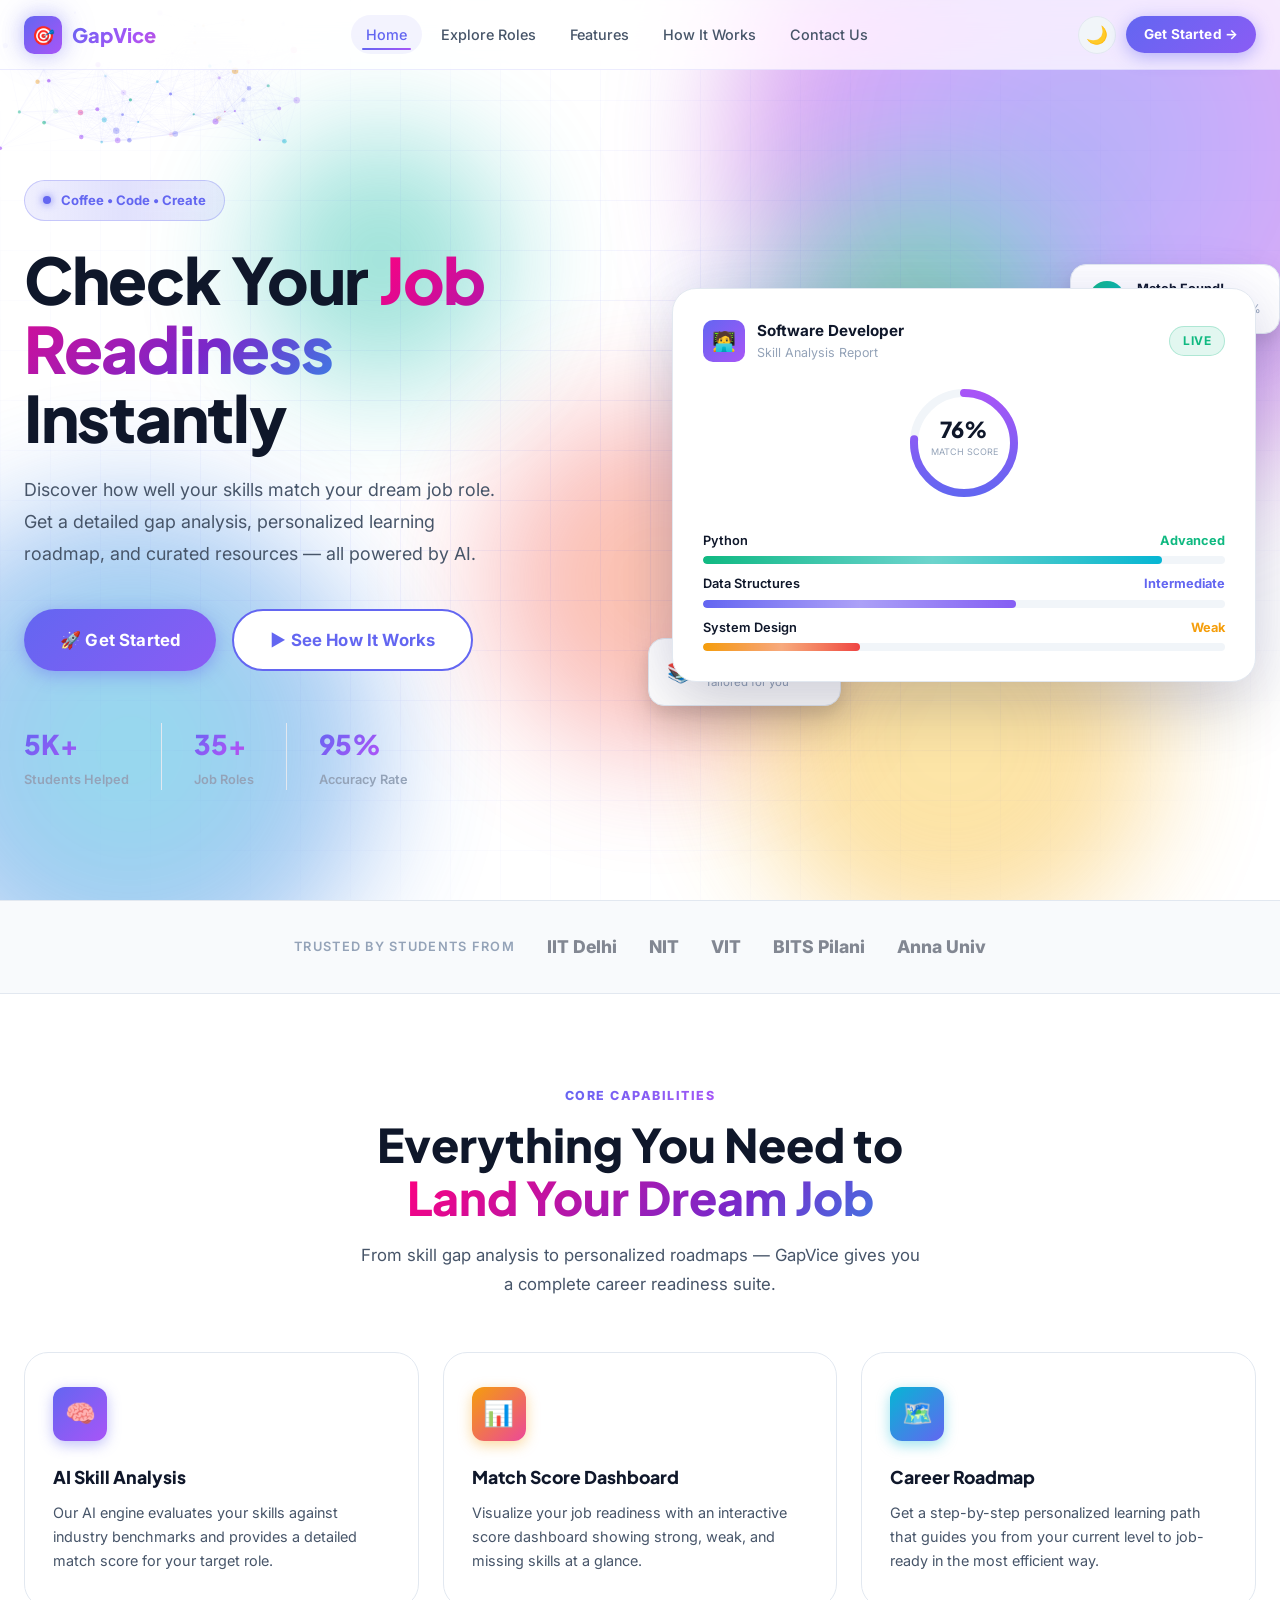
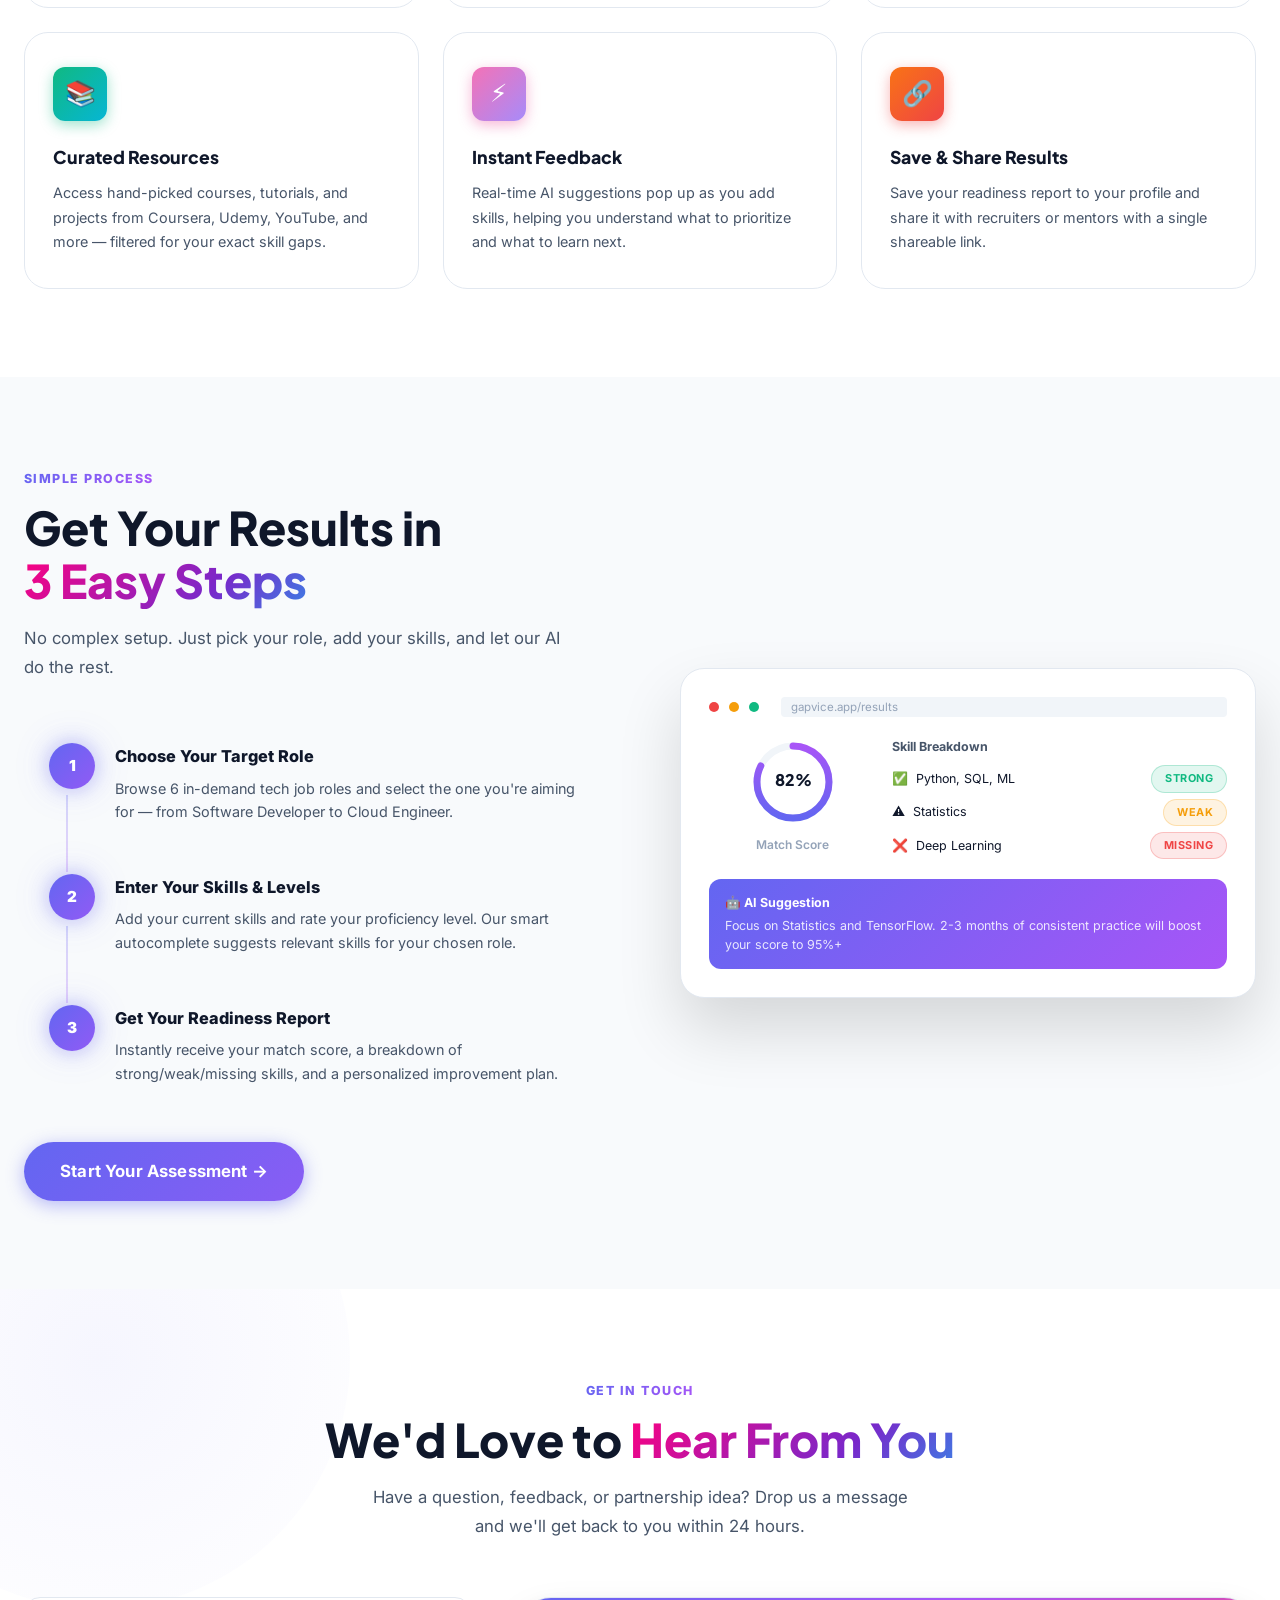
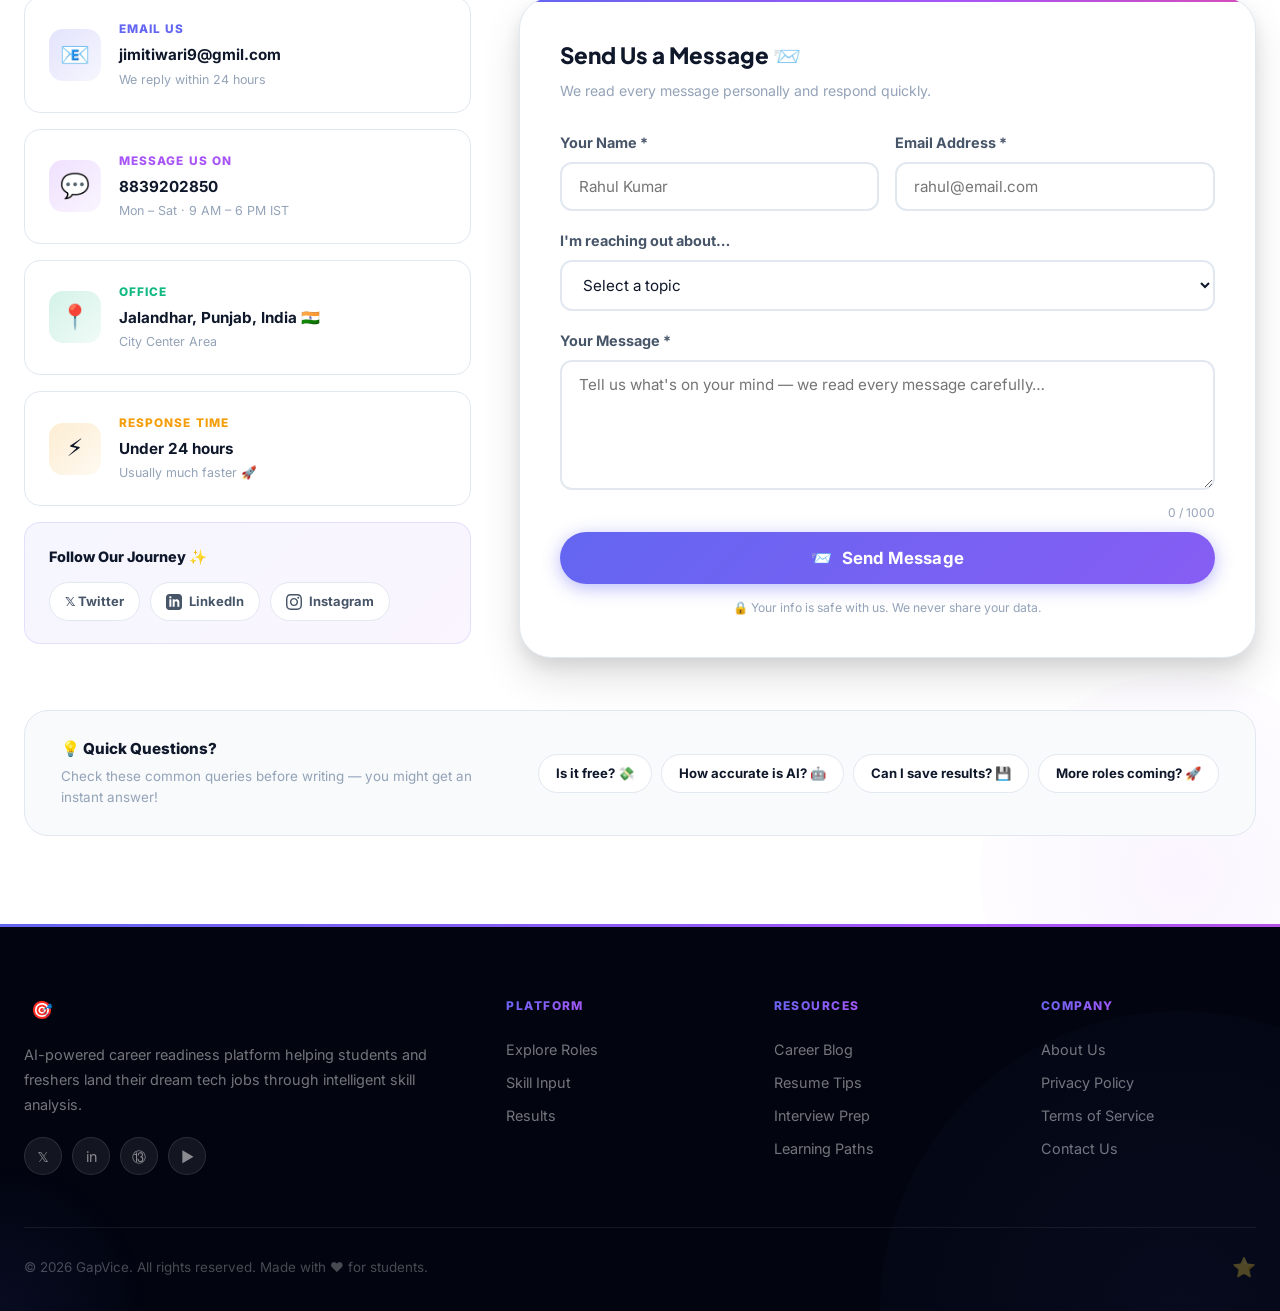
<file: index.html>
<!DOCTYPE html>
<html lang="en" data-theme="light">

<head>
  <meta charset="UTF-8" />
  <meta name="viewport" content="width=device-width, initial-scale=1.0" />
  <title>GapVice — Check Your Job Readiness Instantly</title>
  <meta name="description"
    content="GapVice helps you evaluate your suitability for different job roles, identify skill gaps, and get personalized improvement suggestions." />
  <link rel="stylesheet" href="styles.css?v=3" />
  <link rel="icon"
    href="data:image/svg+xml,<svg xmlns='http://www.w3.org/2000/svg' viewBox='0 0 100 100'><text y='.9em' font-size='90'>🎯</text></svg>" />
</head>

<body>

  <!-- ══════════ NAVBAR ══════════ -->
  <nav class="navbar" id="navbar">
    <div class="nav-container">
      <a href="index.html" class="nav-logo">
        <div class="logo-icon">🎯</div>
        <span>GapVice </span>
      </a>
      <div class="nav-links">
        <a href="index.html" class="nav-link active">Home</a>
        <a href="roles.html" class="nav-link">Explore Roles</a>

        <a href="#features" class="nav-link">Features</a>
        <a href="#how-it-works" class="nav-link">How It Works</a>
        <a href="#contact" class="nav-link">Contact Us</a>
      </div>
      <div class="nav-actions">
        <button class="btn-dark-mode" id="themeToggle" title="Toggle dark mode">🌙</button>
        <a href="roles.html" class="btn btn-primary btn-sm">Get Started →</a>
        <button class="nav-hamburger" id="hamburger" aria-label="Menu">
          <span></span><span></span><span></span>
        </button>
      </div>
    </div>
  </nav>

  <!-- Mobile Menu -->
  <div class="mobile-menu" id="mobileMenu">
    <a href="index.html" class="mobile-nav-link">🏠 Home</a>
    <a href="roles.html" class="mobile-nav-link">💼 Explore Roles</a>
    <a href="courses.html" class="mobile-nav-link">📚 Courses</a>
    <a href="#features" class="mobile-nav-link">⚡ Features</a>
    <a href="#how-it-works" class="mobile-nav-link">🗺️ How It Works</a>
    <a href="#contact" class="mobile-nav-link">✉️ Contact Us</a>
  </div>

  <!-- ══════════ HERO ══════════ -->
  <section class="hero" id="hero">
    <div class="hero-bg">
      <canvas id="particles-canvas"></canvas>
      <div class="hero-blob hero-blob-1"></div>
      <div class="hero-blob hero-blob-2"></div>
      <div class="hero-blob hero-blob-3"></div>
      <div class="hero-blob hero-blob-4"></div>
      <div class="hero-blob hero-blob-5"></div>
      <div class="hero-blob hero-blob-6"></div>
      <div class="hero-grid-pattern"></div>
    </div>

    <div class="hero-content">
      <!-- Left Column -->
      <div class="hero-left">
        <div class="hero-badge">
          <span class="dot"></span>
          Coffee • Code • Create

        </div>
        <h1 class="hero-title" id="dynamicHeroTitle">
          Check Your <span class="text-gradient">Job Readiness</span><br />Instantly
        </h1>
        <p class="hero-desc" id="dynamicHeroDesc">
          Discover how well your skills match your dream job role. Get a detailed gap analysis, personalized learning
          roadmap, and curated resources — all powered by AI.
        </p>
        <div class="hero-actions">
          <a href="roles.html" class="btn btn-primary btn-lg" id="cta-hero">
            🚀 Get Started
          </a>
          <a href="#how-it-works" class="btn btn-secondary btn-lg">
            ▶ See How It Works
          </a>
        </div>
        <div class="hero-stats">
          <div>
            <div class="hero-stat-value" id="dynamicHeroStatStudents">5K+</div>
            <div class="hero-stat-label">Students Helped</div>
          </div>
          <div style="width:1px;background:var(--border)"></div>
          <div>
            <div class="hero-stat-value" id="dynamicHeroStatRoles">35+</div>
            <div class="hero-stat-label">Job Roles</div>
          </div>
          <div style="width:1px;background:var(--border)"></div>
          <div>
            <div class="hero-stat-value" id="dynamicHeroStatAccuracy">95%</div>
            <div class="hero-stat-label">Accuracy Rate</div>
          </div>
        </div>
      </div>

      <!-- Right Column - Visual -->
      <div class="hero-visual">
        <!-- Float card top-right -->
        <div class="hero-card-float hero-card-float-1">
          <div
            style="width:36px;height:36px;border-radius:50%;background:linear-gradient(135deg,#10b981,#06b6d4);display:flex;align-items:center;justify-content:center;font-size:1.1rem;flex-shrink:0;">
            ✅</div>
          <div>
            <div style="font-size:.8rem;font-weight:700;">Match Found!</div>
            <div style="font-size:.75rem;color:var(--text-muted);">Data Scientist — 84%</div>
          </div>
        </div>

        <!-- Main Card -->
        <div class="hero-card-main">
          <div style="display:flex;align-items:center;gap:12px;margin-bottom:20px;">
            <div
              style="width:42px;height:42px;border-radius:10px;background:linear-gradient(135deg,#6366f1,#a855f7);display:flex;align-items:center;justify-content:center;font-size:1.2rem;">
              🧑‍💻</div>
            <div>
              <div style="font-weight:700;font-size:.95rem;">Software Developer</div>
              <div style="font-size:.78rem;color:var(--text-muted);">Skill Analysis Report</div>
            </div>
            <div class="badge badge-success" style="margin-left:auto;">Live</div>
          </div>

          <!-- Mini circular score -->
          <div style="text-align:center;margin:16px 0 20px;">
            <svg width="120" height="120" viewBox="0 0 120 120">
              <circle cx="60" cy="60" r="50" fill="none" stroke="var(--surface)" stroke-width="8" />
              <circle cx="60" cy="60" r="50" fill="none" stroke="url(#heroGrad)" stroke-width="8" stroke-linecap="round"
                stroke-dasharray="314" stroke-dashoffset="75" transform="rotate(-90 60 60)" />
              <defs>
                <linearGradient id="heroGrad" x1="0%" y1="0%" x2="100%" y2="0%">
                  <stop offset="0%" stop-color="#6366f1" />
                  <stop offset="100%" stop-color="#a855f7" />
                </linearGradient>
              </defs>
              <text x="60" y="55" text-anchor="middle" font-size="22" font-weight="800" fill="var(--text-primary)"
                font-family="'Plus Jakarta Sans',sans-serif">76%</text>
              <text x="60" y="72" text-anchor="middle" font-size="9" fill="var(--text-muted)"
                font-family="Inter,sans-serif">MATCH SCORE</text>
            </svg>
          </div>

          <!-- Skill bars -->
          <div style="display:flex;flex-direction:column;gap:10px;">
            <div>
              <div style="display:flex;justify-content:space-between;font-size:.8rem;margin-bottom:5px;"><span
                  style="font-weight:600;">Python</span><span
                  style="color:var(--success);font-weight:700;">Advanced</span></div>
              <div class="progress-bar-wrap">
                <div class="progress-bar-fill" style="width:88%;background:linear-gradient(90deg,#10b981,#06b6d4);">
                </div>
              </div>
            </div>
            <div>
              <div style="display:flex;justify-content:space-between;font-size:.8rem;margin-bottom:5px;"><span
                  style="font-weight:600;">Data Structures</span><span
                  style="color:var(--primary);font-weight:700;">Intermediate</span></div>
              <div class="progress-bar-wrap">
                <div class="progress-bar-fill" style="width:60%;"></div>
              </div>
            </div>
            <div>
              <div style="display:flex;justify-content:space-between;font-size:.8rem;margin-bottom:5px;"><span
                  style="font-weight:600;">System Design</span><span
                  style="color:var(--warning);font-weight:700;">Weak</span></div>
              <div class="progress-bar-wrap">
                <div class="progress-bar-fill" style="width:30%;background:linear-gradient(90deg,#f59e0b,#ef4444);">
                </div>
              </div>
            </div>
          </div>
        </div>

        <!-- Float card bottom-left -->
        <div class="hero-card-float hero-card-float-2">
          <div style="font-size:1.3rem;">📚</div>
          <div>
            <div style="font-size:.78rem;font-weight:700;">3 Resources Found</div>
            <div style="font-size:.72rem;color:var(--text-muted);">Tailored for you</div>
          </div>
        </div>
      </div>
    </div>
  </section>

  <!-- ══════════ TRUSTED BY ══════════ -->
  <section
    style="padding:32px 0;border-top:1px solid var(--border);border-bottom:1px solid var(--border);background:var(--bg-secondary);">
    <div class="container">
      <div style="display:flex;align-items:center;gap:32px;flex-wrap:wrap;justify-content:center;">
        <span
          style="font-size:.8rem;font-weight:600;color:var(--text-muted);text-transform:uppercase;letter-spacing:.1em;">Trusted
          by students from</span>
        <div style="display:flex;gap:32px;flex-wrap:wrap;align-items:center;opacity:.5;">
          <span style="font-weight:800;font-size:1.1rem;">IIT Delhi</span>
          <span style="font-weight:800;font-size:1.1rem;">NIT</span>
          <span style="font-weight:800;font-size:1.1rem;">VIT</span>
          <span style="font-weight:800;font-size:1.1rem;">BITS Pilani</span>
          <span style="font-weight:800;font-size:1.1rem;">Anna Univ</span>
        </div>
      </div>
    </div>
  </section>

  <!-- ══════════ FEATURES ══════════ -->
  <section class="section" id="features">
    <div class="container">
      <div class="text-center" style="margin-bottom:52px;">
        <div class="section-label reveal">Core Capabilities</div>
        <h2 class="section-title reveal animate-delay-1">Everything You Need to<br /><span class="text-gradient">Land
            Your Dream Job</span></h2>
        <p class="section-desc reveal animate-delay-2" style="margin:0 auto;">From skill gap analysis to personalized
          roadmaps — GapVice gives you a complete career readiness suite.</p>
      </div>
      <div class="features-grid">
        <div class="feature-card reveal">
          <div class="feature-icon feature-icon-1">🧠</div>
          <div class="feature-title">AI Skill Analysis</div>
          <div class="feature-desc">Our AI engine evaluates your skills against industry benchmarks and provides a
            detailed match score for your target role.</div>
        </div>
        <div class="feature-card reveal animate-delay-1">
          <div class="feature-icon feature-icon-2">📊</div>
          <div class="feature-title">Match Score Dashboard</div>
          <div class="feature-desc">Visualize your job readiness with an interactive score dashboard showing strong,
            weak, and missing skills at a glance.</div>
        </div>
        <div class="feature-card reveal animate-delay-2">
          <div class="feature-icon feature-icon-3">🗺️</div>
          <div class="feature-title">Career Roadmap</div>
          <div class="feature-desc">Get a step-by-step personalized learning path that guides you from your current
            level to job-ready in the most efficient way.</div>
        </div>
        <div class="feature-card reveal animate-delay-3">
          <div class="feature-icon feature-icon-4">📚</div>
          <div class="feature-title">Curated Resources</div>
          <div class="feature-desc">Access hand-picked courses, tutorials, and projects from Coursera, Udemy, YouTube,
            and more — filtered for your exact skill gaps.</div>
        </div>
        <div class="feature-card reveal animate-delay-4">
          <div class="feature-icon feature-icon-5">⚡</div>
          <div class="feature-title">Instant Feedback</div>
          <div class="feature-desc">Real-time AI suggestions pop up as you add skills, helping you understand what to
            prioritize and what to learn next.</div>
        </div>
        <div class="feature-card reveal animate-delay-5">
          <div class="feature-icon feature-icon-6">🔗</div>
          <div class="feature-title">Save & Share Results</div>
          <div class="feature-desc">Save your readiness report to your profile and share it with recruiters or mentors
            with a single shareable link.</div>
        </div>
      </div>
    </div>
  </section>

  <!-- ══════════ HOW IT WORKS ══════════ -->
  <section class="section" id="how-it-works" style="background:var(--bg-secondary);">
    <div class="container">
      <div class="how-it-works-grid">
        <div>
          <div class="section-label reveal">Simple Process</div>
          <h2 class="section-title reveal animate-delay-1">Get Your Results in<br /><span class="text-gradient">3 Easy
              Steps</span></h2>
          <p class="section-desc reveal animate-delay-2">No complex setup. Just pick your role, add your skills, and let
            our AI do the rest.</p>
          <div style="margin-top:36px;">
            <div class="how-step reveal animate-delay-1">
              <div class="how-step-num">1</div>
              <div>
                <div class="how-step-title">Choose Your Target Role</div>
                <div class="how-step-desc">Browse 6 in-demand tech job roles and select the one you're aiming for — from
                  Software Developer to Cloud Engineer.</div>
              </div>
            </div>
            <div class="how-step reveal animate-delay-2">
              <div class="how-step-num">2</div>
              <div>
                <div class="how-step-title">Enter Your Skills & Levels</div>
                <div class="how-step-desc">Add your current skills and rate your proficiency level. Our smart
                  autocomplete suggests relevant skills for your chosen role.</div>
              </div>
            </div>
            <div class="how-step reveal animate-delay-3" style="margin-bottom:0;">
              <div class="how-step-num">3</div>
              <div>
                <div class="how-step-title">Get Your Readiness Report</div>
                <div class="how-step-desc">Instantly receive your match score, a breakdown of strong/weak/missing
                  skills, and a personalized improvement plan.</div>
              </div>
            </div>
          </div>
          <div style="margin-top:32px;" class="reveal animate-delay-4">
            <a href="roles.html" class="btn btn-primary btn-lg">Start Your Assessment →</a>
          </div>
        </div>
        <div class="reveal animate-delay-2">
          <!-- Visual mockup of Results Page -->
          <div
            style="background:var(--bg-card);border:1px solid var(--border);border-radius:var(--radius-lg);padding:28px;box-shadow:var(--shadow-xl);">
            <div style="display:flex;align-items:center;gap:10px;margin-bottom:20px;">
              <div style="width:10px;height:10px;border-radius:50%;background:#ef4444;"></div>
              <div style="width:10px;height:10px;border-radius:50%;background:#f59e0b;"></div>
              <div style="width:10px;height:10px;border-radius:50%;background:#10b981;"></div>
              <div
                style="flex:1;background:var(--surface);border-radius:4px;height:20px;margin-left:12px;display:flex;align-items:center;padding:0 10px;font-size:.72rem;color:var(--text-muted);">
                gapvice.app/results</div>
            </div>
            <div style="display:flex;gap:16px;margin-bottom:20px;">
              <div style="text-align:center;flex:1;">
                <svg width="90" height="90" viewBox="0 0 90 90">
                  <circle cx="45" cy="45" r="36" fill="none" stroke="var(--surface)" stroke-width="7" />
                  <circle cx="45" cy="45" r="36" fill="none" stroke="url(#g1)" stroke-width="7" stroke-linecap="round"
                    stroke-dasharray="226" stroke-dashoffset="40" transform="rotate(-90 45 45)" />
                  <defs>
                    <linearGradient id="g1" x1="0%" y1="0%" x2="100%">
                      <stop offset="0%" stop-color="#6366f1" />
                      <stop offset="100%" stop-color="#a855f7" />
                    </linearGradient>
                  </defs>
                  <text x="45" y="49" text-anchor="middle" font-size="16" font-weight="800" fill="var(--text-primary)"
                    font-family="'Plus Jakarta Sans',sans-serif">82%</text>
                </svg>
                <div style="font-size:.75rem;color:var(--text-muted);font-weight:600;">Match Score</div>
              </div>
              <div style="flex:2;">
                <div style="font-size:.78rem;font-weight:700;margin-bottom:8px;color:var(--text-secondary);">Skill
                  Breakdown</div>
                <div style="display:flex;flex-direction:column;gap:6px;">
                  <div style="display:flex;align-items:center;gap:8px;"><span style="font-size:.8rem;">✅</span><span
                      style="font-size:.78rem;flex:1;">Python, SQL, ML</span><span class="badge badge-success"
                      style="font-size:.68rem;">Strong</span></div>
                  <div style="display:flex;align-items:center;gap:8px;"><span style="font-size:.8rem;">⚠️</span><span
                      style="font-size:.78rem;flex:1;">Statistics</span><span class="badge badge-warning"
                      style="font-size:.68rem;">Weak</span></div>
                  <div style="display:flex;align-items:center;gap:8px;"><span style="font-size:.8rem;">❌</span><span
                      style="font-size:.78rem;flex:1;">Deep Learning</span><span class="badge badge-danger"
                      style="font-size:.68rem;">Missing</span></div>
                </div>
              </div>
            </div>
            <div
              style="background:linear-gradient(135deg,#6366f1,#a855f7);border-radius:var(--radius);padding:14px 16px;color:#fff;">
              <div style="font-size:.78rem;font-weight:700;margin-bottom:4px;">🤖 AI Suggestion</div>
              <div style="font-size:.78rem;opacity:.85;line-height:1.5;">Focus on Statistics and TensorFlow. 2-3 months
                of consistent practice will boost your score to 95%+</div>
            </div>
          </div>
        </div>
      </div>
    </div>
  </section>





  <!-- ══════════ CONTACT US ══════════ -->
  <section class="section" id="contact" style="background:var(--bg);position:relative;overflow:hidden;">

    <!-- Ambient orbs -->
    <div
      style="position:absolute;width:500px;height:500px;border-radius:50%;background:radial-gradient(circle,rgba(99,102,241,.06),transparent);top:-180px;left:-150px;pointer-events:none;">
    </div>
    <div
      style="position:absolute;width:400px;height:400px;border-radius:50%;background:radial-gradient(circle,rgba(168,85,247,.06),transparent);bottom:-150px;right:-100px;pointer-events:none;animation:float 7s ease-in-out infinite;">
    </div>

    <div class="container" style="position:relative;z-index:1;">

      <!-- Header -->
      <div class="text-center" style="margin-bottom:56px;">
        <div class="section-label reveal">Get In Touch</div>
        <h2 class="section-title reveal animate-delay-1">We'd Love to <span class="text-gradient">Hear From You</span>
        </h2>
        <p class="section-desc reveal animate-delay-2" style="margin:0 auto;">Have a question, feedback, or partnership
          idea? Drop us a message and we'll get back to you within 24 hours.</p>
      </div>

      <div class="contact-grid">

        <!-- LEFT: Info Cards -->
        <div style="display:flex;flex-direction:column;gap:16px;" class="reveal-left">

          <a href="mailto:jimitiwari9@gmil.com" id="dynamicEmailLink"
            style="display:flex;align-items:center;gap:18px;padding:22px 24px;background:var(--bg-card);border:1px solid var(--border);border-radius:var(--radius-md);transition:all .35s cubic-bezier(.34,1.56,.64,1);"
            onmouseover="this.style.transform='translateX(8px)';this.style.borderColor='rgba(99,102,241,.35)';this.style.boxShadow='0 10px 30px rgba(99,102,241,.1)'"
            onmouseout="this.style.transform='';this.style.borderColor='';this.style.boxShadow=''">
            <div
              style="width:52px;height:52px;border-radius:14px;background:linear-gradient(135deg,rgba(99,102,241,.18),rgba(99,102,241,.06));display:flex;align-items:center;justify-content:center;font-size:1.5rem;flex-shrink:0;">
              📧</div>
            <div>
              <div
                style="font-size:.74rem;font-weight:800;text-transform:uppercase;letter-spacing:.09em;color:var(--primary);margin-bottom:4px;">
                Email Us</div>
              <div style="font-weight:700;font-size:.95rem;color:var(--text-primary);" id="dynamicEmailText">
                jimitiwari9@gmil.com</div>
              <div style="font-size:.78rem;color:var(--text-muted);margin-top:2px;">We reply within 24 hours</div>
            </div>
          </a>

          <div
            style="display:flex;align-items:center;gap:18px;padding:22px 24px;background:var(--bg-card);border:1px solid var(--border);border-radius:var(--radius-md);transition:all .35s cubic-bezier(.34,1.56,.64,1);"
            onmouseover="this.style.transform='translateX(8px)';this.style.borderColor='rgba(168,85,247,.35)';this.style.boxShadow='0 10px 30px rgba(168,85,247,.1)'"
            onmouseout="this.style.transform='';this.style.borderColor='';this.style.boxShadow=''">
            <div
              style="width:52px;height:52px;border-radius:14px;background:linear-gradient(135deg,rgba(168,85,247,.18),rgba(168,85,247,.06));display:flex;align-items:center;justify-content:center;font-size:1.5rem;flex-shrink:0;">
              💬</div>
            <div>
              <div
                style="font-size:.74rem;font-weight:800;text-transform:uppercase;letter-spacing:.09em;color:var(--secondary);margin-bottom:4px;">
                Message Us on</div>
              <div style="font-weight:700;font-size:.95rem;">8839202850</div>
              <div style="font-size:.78rem;color:var(--text-muted);margin-top:2px;">Mon – Sat · 9 AM – 6 PM IST</div>
            </div>
          </div>

          <div
            style="display:flex;align-items:center;gap:18px;padding:22px 24px;background:var(--bg-card);border:1px solid var(--border);border-radius:var(--radius-md);transition:all .35s cubic-bezier(.34,1.56,.64,1);"
            onmouseover="this.style.transform='translateX(8px)';this.style.borderColor='rgba(16,185,129,.35)';this.style.boxShadow='0 10px 30px rgba(16,185,129,.1)'"
            onmouseout="this.style.transform='';this.style.borderColor='';this.style.boxShadow=''">
            <div
              style="width:52px;height:52px;border-radius:14px;background:linear-gradient(135deg,rgba(16,185,129,.18),rgba(16,185,129,.06));display:flex;align-items:center;justify-content:center;font-size:1.5rem;flex-shrink:0;">
              📍</div>
            <div>
              <div
                style="font-size:.74rem;font-weight:800;text-transform:uppercase;letter-spacing:.09em;color:var(--success);margin-bottom:4px;">
                Office</div>
              <div style="font-weight:700;font-size:.95rem;" id="dynamicAddressText">Jalandhar, Punjab, India 🇮🇳</div>
              <div style="font-size:.78rem;color:var(--text-muted);margin-top:2px;">City Center Area</div>
            </div>
          </div>

          <div
            style="display:flex;align-items:center;gap:18px;padding:22px 24px;background:var(--bg-card);border:1px solid var(--border);border-radius:var(--radius-md);transition:all .35s cubic-bezier(.34,1.56,.64,1);"
            onmouseover="this.style.transform='translateX(8px)';this.style.borderColor='rgba(245,158,11,.35)';this.style.boxShadow='0 10px 30px rgba(245,158,11,.1)'"
            onmouseout="this.style.transform='';this.style.borderColor='';this.style.boxShadow=''">
            <div
              style="width:52px;height:52px;border-radius:14px;background:linear-gradient(135deg,rgba(245,158,11,.18),rgba(245,158,11,.06));display:flex;align-items:center;justify-content:center;font-size:1.5rem;flex-shrink:0;">
              ⚡</div>
            <div>
              <div
                style="font-size:.74rem;font-weight:800;text-transform:uppercase;letter-spacing:.09em;color:var(--warning);margin-bottom:4px;">
                Response Time</div>
              <div style="font-weight:700;font-size:.95rem;">Under 24 hours</div>
              <div style="font-size:.78rem;color:var(--text-muted);margin-top:2px;">Usually much faster 🚀</div>
            </div>
          </div>

          <!-- Social row -->
          <div
            style="padding:22px 24px;background:linear-gradient(135deg,rgba(99,102,241,.06),rgba(168,85,247,.06));border:1px solid rgba(99,102,241,.15);border-radius:var(--radius-md);">
            <div style="font-weight:800;font-size:.9rem;margin-bottom:14px;">Follow Our Journey ✨</div>
            <div style="display:flex;gap:10px;flex-wrap:wrap;">
              <a href="#"
                style="display:flex;align-items:center;gap:7px;padding:8px 15px;border-radius:var(--radius-full);background:var(--bg-card);border:1px solid var(--border);font-size:.81rem;font-weight:700;color:var(--text-secondary);transition:all .3s cubic-bezier(.34,1.56,.64,1);"
                onmouseover="this.style.background='#1d9bf0';this.style.color='#fff';this.style.borderColor='transparent';this.style.transform='translateY(-3px)';this.style.boxShadow='0 6px 16px rgba(29,155,240,.4)'"
                onmouseout="this.style.background='';this.style.color='';this.style.borderColor='';this.style.transform='';this.style.boxShadow=''">𝕏
                Twitter</a>
              <a href="#" id="dynamicLinkedIn"
                style="display:flex;align-items:center;gap:7px;padding:8px 15px;border-radius:var(--radius-full);background:var(--bg-card);border:1px solid var(--border);font-size:.81rem;font-weight:700;color:var(--text-secondary);transition:all .3s cubic-bezier(.34,1.56,.64,1);"
                onmouseover="this.style.background='#0a66c2';this.style.color='#fff';this.style.borderColor='transparent';this.style.transform='translateY(-3px)';this.style.boxShadow='0 6px 16px rgba(10,102,194,.4)'"
                onmouseout="this.style.background='';this.style.color='';this.style.borderColor='';this.style.transform='';this.style.boxShadow=''">
                <svg width="16" height="16" viewBox="0 0 24 24" fill="currentColor">
                  <path
                    d="M19 0h-14c-2.761 0-5 2.239-5 5v14c0 2.761 2.239 5 5 5h14c2.762 0 5-2.239 5-5v-14c0-2.761-2.238-5-5-5zm-11 19h-3v-11h3v11zm-1.5-12.268c-.966 0-1.75-.79-1.75-1.764s.784-1.764 1.75-1.764 1.75.79 1.75 1.764-.783 1.764-1.75 1.764zm13.5 12.268h-3v-5.604c0-3.368-4-3.113-4 0v5.604h-3v-11h3v1.765c1.396-2.586 7-2.777 7 2.476v6.759z" />
                </svg>
                LinkedIn</a>
              <a href="#" id="dynamicInstagram"
                style="display:flex;align-items:center;gap:7px;padding:8px 15px;border-radius:var(--radius-full);background:var(--bg-card);border:1px solid var(--border);font-size:.81rem;font-weight:700;color:var(--text-secondary);transition:all .3s cubic-bezier(.34,1.56,.64,1);"
                onmouseover="this.style.background='#e1306c';this.style.color='#fff';this.style.borderColor='transparent';this.style.transform='translateY(-3px)';this.style.boxShadow='0 6px 16px rgba(225,48,108,.4)'"
                onmouseout="this.style.background='';this.style.color='';this.style.borderColor='';this.style.transform='';this.style.boxShadow=''">
                <svg width="16" height="16" viewBox="0 0 24 24" fill="currentColor">
                  <path
                    d="M12 2.163c3.204 0 3.584.012 4.85.07 3.252.148 4.771 1.691 4.919 4.919.058 1.265.069 1.645.069 4.849 0 3.205-.012 3.584-.069 4.849-.149 3.225-1.664 4.771-4.919 4.919-1.266.058-1.644.07-4.85.07-3.204 0-3.584-.012-4.849-.07-3.26-.149-4.771-1.699-4.919-4.92-.058-1.265-.07-1.644-.07-4.849 0-3.204.013-3.583.07-4.849.149-3.227 1.664-4.771 4.919-4.919 1.266-.057 1.645-.069 4.849-.069zm0-2.163c-3.259 0-3.667.014-4.947.072-4.358.2-6.78 2.618-6.98 6.98-.059 1.281-.073 1.689-.073 4.948 0 3.259.014 3.668.072 4.948.2 4.358 2.618 6.78 6.98 6.98 1.281.058 1.689.072 4.948.072 3.259 0 3.668-.014 4.948-.072 4.354-.2 6.782-2.618 6.979-6.98.059-1.28.073-1.689.073-4.948 0-3.259-.014-3.667-.072-4.947-.196-4.354-2.617-6.78-6.979-6.98-1.281-.059-1.69-.073-4.949-.073zm0 5.838c-3.403 0-6.162 2.759-6.162 6.162s2.759 6.163 6.162 6.163 6.162-2.759 6.162-6.163c0-3.403-2.759-6.162-6.162-6.162zm0 10.162c-2.209 0-4-1.79-4-4 0-2.209 1.791-4 4-4s4 1.791 4 4c0 2.21-1.791 4-4 4zm6.406-11.845c-.796 0-1.441.645-1.441 1.44s.645 1.44 1.441 1.44c.795 0 1.439-.645 1.439-1.44s-.644-1.44-1.439-1.44z" />
                </svg>
                Instagram</a>
            </div>
          </div>

        </div>

        <!-- RIGHT: Contact Form -->
        <div class="reveal-right">
          <div
            style="background:var(--bg-card);border:1px solid var(--border);border-radius:var(--radius-xl);padding:40px;box-shadow:var(--shadow-lg);position:relative;overflow:hidden;">

            <!-- Animated top border -->
            <div
              style="position:absolute;top:0;left:0;right:0;height:4px;background:linear-gradient(90deg,#6366f1,#a855f7,#ec4899,#06b6d4,#10b981,#6366f1);background-size:300%;animation:gradientMove 3s ease infinite;border-radius:4px 4px 0 0;">
            </div>

            <div style="margin-bottom:28px;">
              <h3 style="font-family:var(--font-display);font-weight:900;font-size:1.4rem;margin-bottom:6px;">Send Us a
                Message 📨</h3>
              <p style="font-size:.88rem;color:var(--text-muted);">We read every message personally and respond quickly.
              </p>
            </div>

            <form id="contactForm" onsubmit="submitContact(event)" novalidate>

              <!-- Name + Email -->
              <div style="display:grid;grid-template-columns:1fr 1fr;gap:16px;margin-bottom:18px;">
                <div class="form-group" style="margin:0;">
                  <label class="form-label" for="ctName">Your Name *</label>
                  <input type="text" id="ctName" class="form-input" placeholder="Rahul Kumar" required />
                </div>
                <div class="form-group" style="margin:0;">
                  <label class="form-label" for="ctEmail">Email Address *</label>
                  <input type="email" id="ctEmail" class="form-input" placeholder="rahul@email.com" required />
                </div>
              </div>

              <!-- Topic -->
              <div class="form-group" style="margin-bottom:18px;">
                <label class="form-label" for="ctSubject">I'm reaching out about…</label>
                <select id="ctSubject" class="form-select">
                  <option value="">Select a topic</option>
                  <option value="feedback">💬 Product Feedback</option>
                  <option value="bug">🐛 Report a Bug</option>
                  <option value="feature">💡 Feature Request</option>
                  <option value="partnership">🤝 Partnership / Collaboration</option>
                  <option value="career">🎓 Career Guidance</option>
                  <option value="other">📩 Other</option>
                </select>
              </div>

              <!-- Message -->
              <div class="form-group" style="margin-bottom:10px;">
                <label class="form-label" for="ctMessage">Your Message *</label>
                <textarea id="ctMessage" class="form-textarea" rows="5"
                  placeholder="Tell us what's on your mind — we read every message carefully…"
                  style="resize:vertical;min-height:130px;"
                  oninput="document.getElementById('charCount').textContent=this.value.length+' / 1000';this.value=this.value.slice(0,1000);"
                  required></textarea>
                <div style="display:flex;justify-content:flex-end;margin-top:5px;">
                  <span id="charCount" style="font-size:.75rem;color:var(--text-muted);">0 / 1000</span>
                </div>
              </div>

              <!-- Error / Success banners -->
              <div id="ctError"
                style="display:none;padding:12px 16px;background:rgba(239,68,68,.08);border:1px solid rgba(239,68,68,.2);border-radius:var(--radius);color:var(--danger);font-size:.86rem;font-weight:600;margin-bottom:16px;">
                ⚠️ Please fill in your name, a valid email, and a message.
              </div>
              <div id="ctSuccess"
                style="display:none;padding:16px 20px;background:rgba(16,185,129,.08);border:1px solid rgba(16,185,129,.25);border-radius:var(--radius);color:var(--success);font-size:.9rem;font-weight:700;margin-bottom:16px;text-align:center;animation:bounceIn .5s cubic-bezier(.34,1.56,.64,1);">
                🎉 Message sent! We'll reply within 24 hours.
              </div>

              <!-- Submit -->
              <button type="submit" class="btn btn-primary btn-lg" id="ctSubmitBtn"
                style="width:100%;justify-content:center;gap:10px;">
                <span id="ctBtnIcon">📨</span>
                <span id="ctBtnText">Send Message</span>
              </button>

              <p style="text-align:center;margin-top:14px;font-size:.76rem;color:var(--text-muted);">🔒 Your info is
                safe with us. We never share your data.</p>
            </form>
          </div>
        </div>

      </div>

      <!-- FAQ Quick Chips -->
      <div
        style="margin-top:52px;padding:26px 36px;background:var(--bg-secondary);border:1px solid var(--border);border-radius:var(--radius-lg);display:flex;align-items:center;gap:24px;flex-wrap:wrap;"
        class="reveal">
        <div style="flex:1;min-width:200px;">
          <div style="font-weight:800;font-size:.95rem;margin-bottom:4px;">💡 Quick Questions?</div>
          <div style="font-size:.84rem;color:var(--text-muted);">Check these common queries before writing — you might
            get an instant answer!</div>
        </div>
        <div style="display:flex;gap:9px;flex-wrap:wrap;flex-shrink:0;">
          <div
            style="padding:8px 17px;border:1.5px solid var(--border);border-radius:var(--radius-full);font-size:.82rem;font-weight:700;background:var(--bg-card);cursor:pointer;transition:all .3s cubic-bezier(.34,1.56,.64,1);"
            onmouseover="this.style.borderColor='#6366f1';this.style.color='#6366f1';this.style.transform='translateY(-3px)';this.style.boxShadow='0 4px 14px rgba(99,102,241,.2)'"
            onmouseout="this.style.borderColor='';this.style.color='';this.style.transform='';this.style.boxShadow=''"
            onclick="showFAQ('free')">
            Is it free? 💸</div>
          <div
            style="padding:8px 17px;border:1.5px solid var(--border);border-radius:var(--radius-full);font-size:.82rem;font-weight:700;background:var(--bg-card);cursor:pointer;transition:all .3s cubic-bezier(.34,1.56,.64,1);"
            onmouseover="this.style.borderColor='#a855f7';this.style.color='#a855f7';this.style.transform='translateY(-3px)';this.style.boxShadow='0 4px 14px rgba(168,85,247,.2)'"
            onmouseout="this.style.borderColor='';this.style.color='';this.style.transform='';this.style.boxShadow=''"
            onclick="showFAQ('accuracy')">
            How accurate is AI? 🤖</div>
          <div
            style="padding:8px 17px;border:1.5px solid var(--border);border-radius:var(--radius-full);font-size:.82rem;font-weight:700;background:var(--bg-card);cursor:pointer;transition:all .3s cubic-bezier(.34,1.56,.64,1);"
            onmouseover="this.style.borderColor='#06b6d4';this.style.color='#06b6d4';this.style.transform='translateY(-3px)';this.style.boxShadow='0 4px 14px rgba(6,182,212,.2)'"
            onmouseout="this.style.borderColor='';this.style.color='';this.style.transform='';this.style.boxShadow=''"
            onclick="showFAQ('save')">
            Can I save results? 💾</div>
          <div
            style="padding:8px 17px;border:1.5px solid var(--border);border-radius:var(--radius-full);font-size:.82rem;font-weight:700;background:var(--bg-card);cursor:pointer;transition:all .3s cubic-bezier(.34,1.56,.64,1);"
            onmouseover="this.style.borderColor='#10b981';this.style.color='#10b981';this.style.transform='translateY(-3px)';this.style.boxShadow='0 4px 14px rgba(16,185,129,.2)'"
            onmouseout="this.style.borderColor='';this.style.color='';this.style.transform='';this.style.boxShadow=''"
            onclick="showFAQ('roles')">
            More roles coming? 🚀</div>
        </div>
      </div>

    </div>
  </section>

  <!-- ══════════ FOOTER ══════════ -->
  <footer class="footer">
    <div class="container">
      <div class="footer-grid">
        <div>
          <div style="display:flex;align-items:center;gap:10px;margin-bottom:12px;">
            <div
              style="width:36px;height:36px;background:var(--gradient-primary);border-radius:8px;display:flex;align-items:center;justify-content:center;font-size:1.1rem;">
              🎯</div>
            <span
              style="font-family:var(--font-display);font-weight:800;font-size:1.1rem;background:var(--gradient-primary);-webkit-background-clip:text;-webkit-text-fill-color:transparent;background-clip:text;">GapVice
              AI</span>
          </div>
          <div class="footer-brand-desc">AI-powered career readiness platform helping students and freshers land their
            dream tech jobs through intelligent skill analysis.</div>
          <div class="footer-social" style="margin-top:20px;">
            <a href="#" class="footer-social-btn">𝕏</a>
            <a href="#" class="footer-social-btn">in</a>
            <a href="#" class="footer-social-btn" title="Instagram">⑬</a>
            <a href="#" class="footer-social-btn">▶</a>
          </div>
        </div>
        <div>
          <div class="footer-col-title">Platform</div>
          <a href="roles.html" class="footer-link">Explore Roles</a>
          <a href="skills.html" class="footer-link">Skill Input</a>
          <a href="results.html" class="footer-link">Results</a>
        </div>
        <div>
          <div class="footer-col-title">Resources</div>
          <a href="#" class="footer-link">Career Blog</a>
          <a href="#" class="footer-link">Resume Tips</a>
          <a href="#" class="footer-link">Interview Prep</a>
          <a href="#" class="footer-link">Learning Paths</a>
        </div>
        <div>
          <div class="footer-col-title">Company</div>
          <a href="#" class="footer-link">About Us</a>
          <a href="#" class="footer-link">Privacy Policy</a>
          <a href="#" class="footer-link">Terms of Service</a>
          <a href="#contact" class="footer-link">Contact Us</a>
        </div>
      </div>
      <div class="footer-bottom">
        <div class="footer-copy">© 2026 GapVice. All rights reserved. Made with ❤️ for students.</div>
        <div style="display:flex; align-items:center; gap:16px;">

          <a href="admin.html"
            style="font-size: 1.2rem; text-decoration: none; color: rgba(255,255,255,0.3); transition: transform 0.3s, color 0.3s;"
            onmouseover="this.style.color='#D4A017'; this.style.transform='scale(1.2)'"
            onmouseout="this.style.color='rgba(255,255,255,0.3)'; this.style.transform='scale(1)'"
            title="Admin Dashboard">⭐</a>
        </div>
      </div>
    </div>
  </footer>

  <!-- Toast Container -->
  <div class="toast-container" id="toastContainer"></div>

  <!-- FAQ Modal -->
  <div id="faqModal"
    style="display:none;position:fixed;top:0;left:0;width:100%;height:100%;background:rgba(0,0,0,0.5);z-index:9999;align-items:center;justify-content:center;backdrop-filter:blur(4px);">
    <div
      style="background:var(--bg);border:1px solid var(--border);border-radius:var(--radius-xl);padding:32px;max-width:400px;width:90%;box-shadow:var(--shadow-xl);position:relative;animation:bounceIn 0.4s cubic-bezier(0.34, 1.56, 0.64, 1);">
      <button onclick="document.getElementById('faqModal').style.display='none'"
        style="position:absolute;top:16px;right:16px;background:none;border:none;font-size:1.5rem;cursor:pointer;color:var(--text-muted);">&times;</button>
      <div id="faqIcon" style="font-size:2.5rem;margin-bottom:16px;"></div>
      <h3 id="faqTitle" style="font-size:1.2rem;margin-bottom:12px;font-weight:800;"></h3>
      <p id="faqAnswer" style="font-size:0.95rem;color:var(--text-secondary);line-height:1.6;"></p>
    </div>
  </div>

  <script src="app.js?v=2"></script>
  <script>
    /* ── Contact Form ── */
    function submitContact(e) {
      e.preventDefault();
      const name = document.getElementById('ctName').value.trim();
      const email = document.getElementById('ctEmail').value.trim();
      const message = document.getElementById('ctMessage').value.trim();
      const subject = document.getElementById('ctSubject').value;
      const errEl = document.getElementById('ctError');
      const sucEl = document.getElementById('ctSuccess');
      const btn = document.getElementById('ctSubmitBtn');
      const btnIcon = document.getElementById('ctBtnIcon');
      const btnText = document.getElementById('ctBtnText');

      // Validate
      const emailOk = /^[^\s@]+@[^\s@]+\.[^\s@]+$/.test(email);
      if (!name || !emailOk || !message) {
        errEl.style.display = 'block';
        sucEl.style.display = 'none';
        // Shake animation on fields
        ['ctName', 'ctEmail', 'ctMessage'].forEach(id => {
          const el = document.getElementById(id);
          if (!el.value.trim() || (id === 'ctEmail' && !emailOk)) {
            el.classList.add('error');
            el.style.animation = 'none';
            el.style.borderColor = 'var(--danger)';
            setTimeout(() => { el.classList.remove('error'); el.style.borderColor = ''; }, 2000);
          }
        });
        return;
      }

      errEl.style.display = 'none';

      // Loading state
      btn.disabled = true;
      btnIcon.textContent = '⏳';
      btnText.textContent = 'Preparing...';
      btn.style.opacity = '.85';

      const phone = "918839202850";
      const whatsappMessage = `Hello team GapVice this is:
*Name:* ${name}
*Email:* ${email}
*Topic:* ${subject || 'Not specified'}
*Message:* ${message}`;

      const whatsappUrl = `https://wa.me/${phone}?text=${encodeURIComponent(whatsappMessage)}`;
      window.open(whatsappUrl, '_blank');

      // Update UI
      setTimeout(() => {
        btnIcon.textContent = '✅';
        btnText.textContent = 'Redirected!';
        btn.style.background = 'linear-gradient(135deg,#10b981,#06b6d4)';
        sucEl.textContent = '🎉 Redirecting to WhatsApp...';
        sucEl.style.display = 'block';
        sucEl.scrollIntoView({ behavior: 'smooth', block: 'nearest' });
        document.getElementById('contactForm').reset();
        document.getElementById('charCount').textContent = '0 / 1000';

        setTimeout(() => {
          btn.disabled = false;
          btnIcon.textContent = '📨';
          btnText.textContent = 'Send Message';
          btn.style.background = '';
          btn.style.opacity = '';
          sucEl.style.display = 'none';
        }, 5000);
      }, 500);
    }

    /* ── FAQ Modal Logic ── */
    function showFAQ(type) {
      const modal = document.getElementById('faqModal');
      const icon = document.getElementById('faqIcon');
      const title = document.getElementById('faqTitle');
      const answer = document.getElementById('faqAnswer');

      const faqs = {
        free: { icon: '💸', title: 'Is it free?', answer: 'Yes! GapVice is completely free to use for students. We believe career guidance should be accessible to everyone.' },
        accuracy: { icon: '🤖', title: 'How accurate is the AI?', answer: 'Our AI engine is trained on thousands of real-world job descriptions and industry benchmarks to provide a highly accurate and realistic match score.' },
        save: { icon: '💾', title: 'Can I save my results?', answer: 'Yes, you can easily save results, print your personalized roadmap as a PDF, or copy a shareable link to review later.' },
        roles: { icon: '🚀', title: 'Are more roles coming?', answer: 'Absolutely! We are continuously adding new job roles across different domains including Management, Marketing, Design, and more.' }
      };

      if (faqs[type]) {
        icon.textContent = faqs[type].icon;
        title.textContent = faqs[type].title;
        answer.textContent = faqs[type].answer;
        modal.style.display = 'flex';
      }
    }

    // Close modal if user clicks outside of it
    window.addEventListener('click', function (event) {
      const modal = document.getElementById('faqModal');
      if (event.target === modal) {
        modal.style.display = 'none';
      }
    });
  </script>
</body>

</html>
</file>
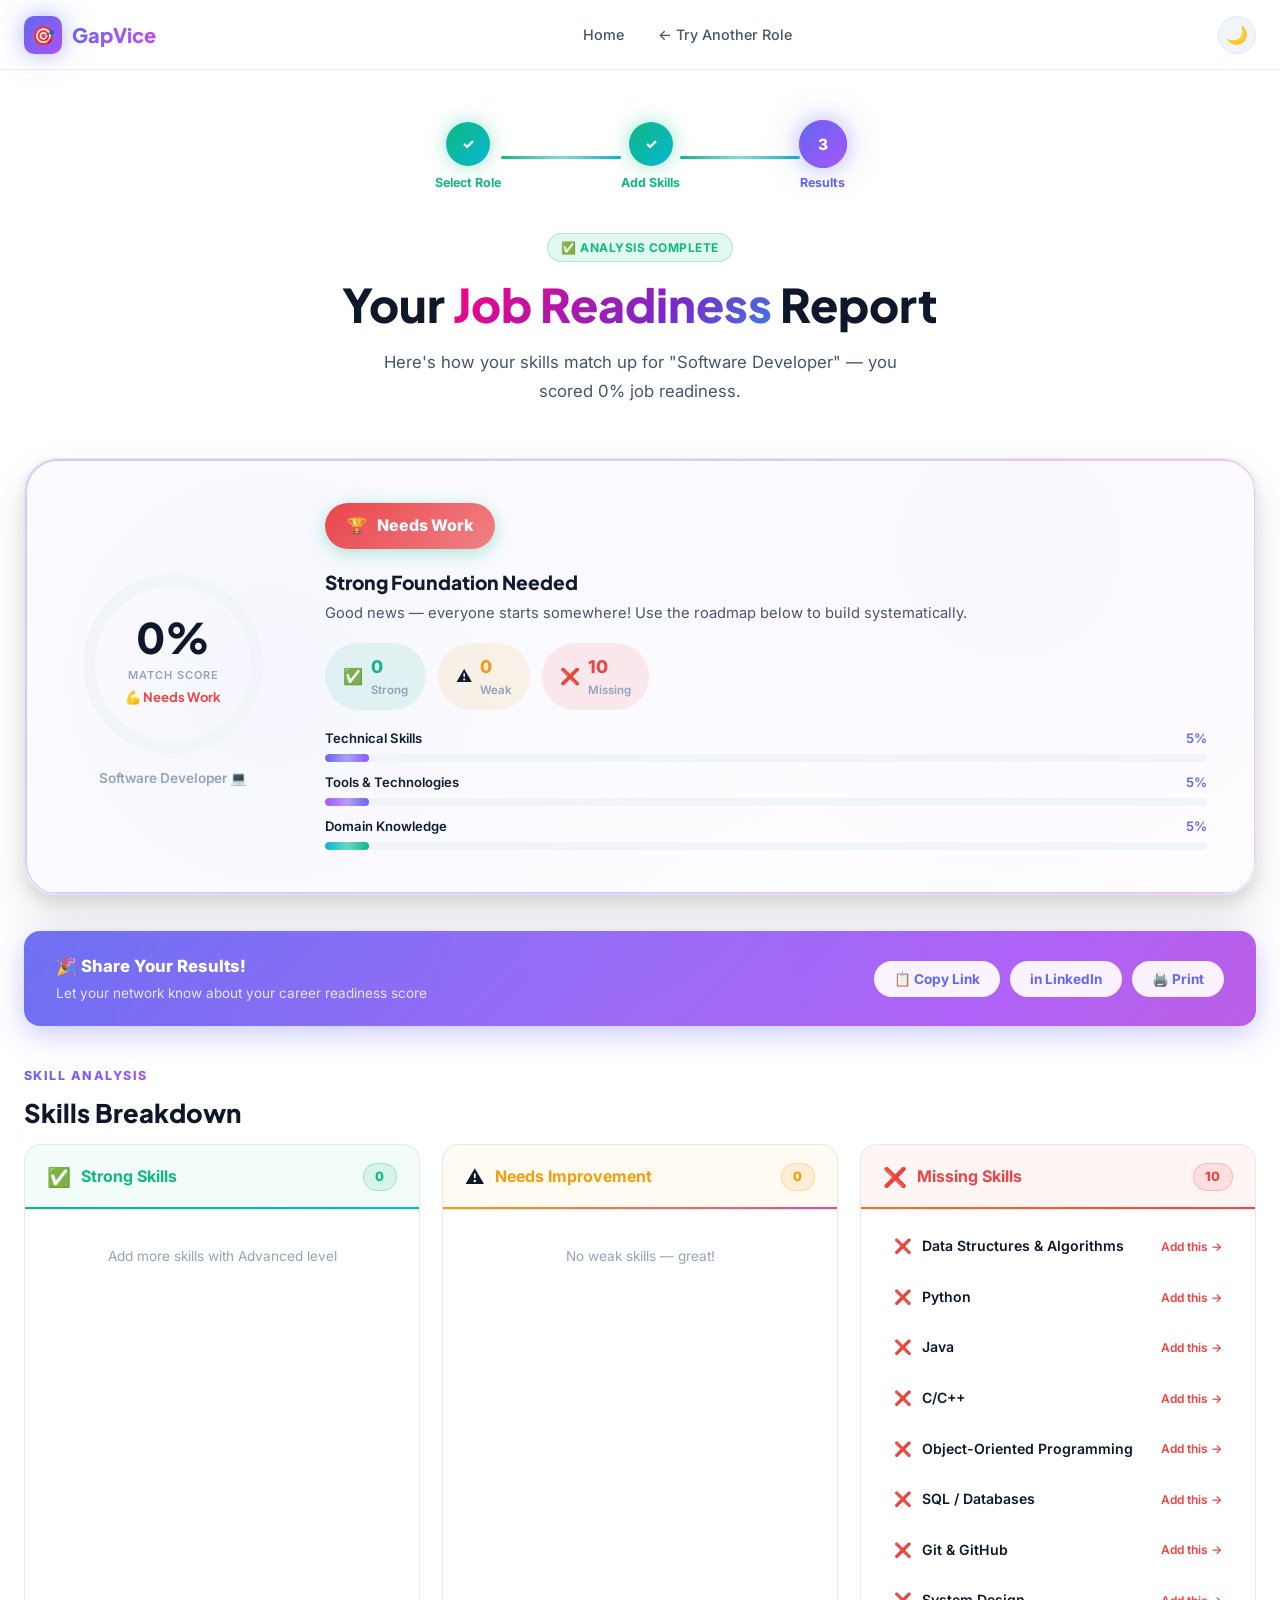
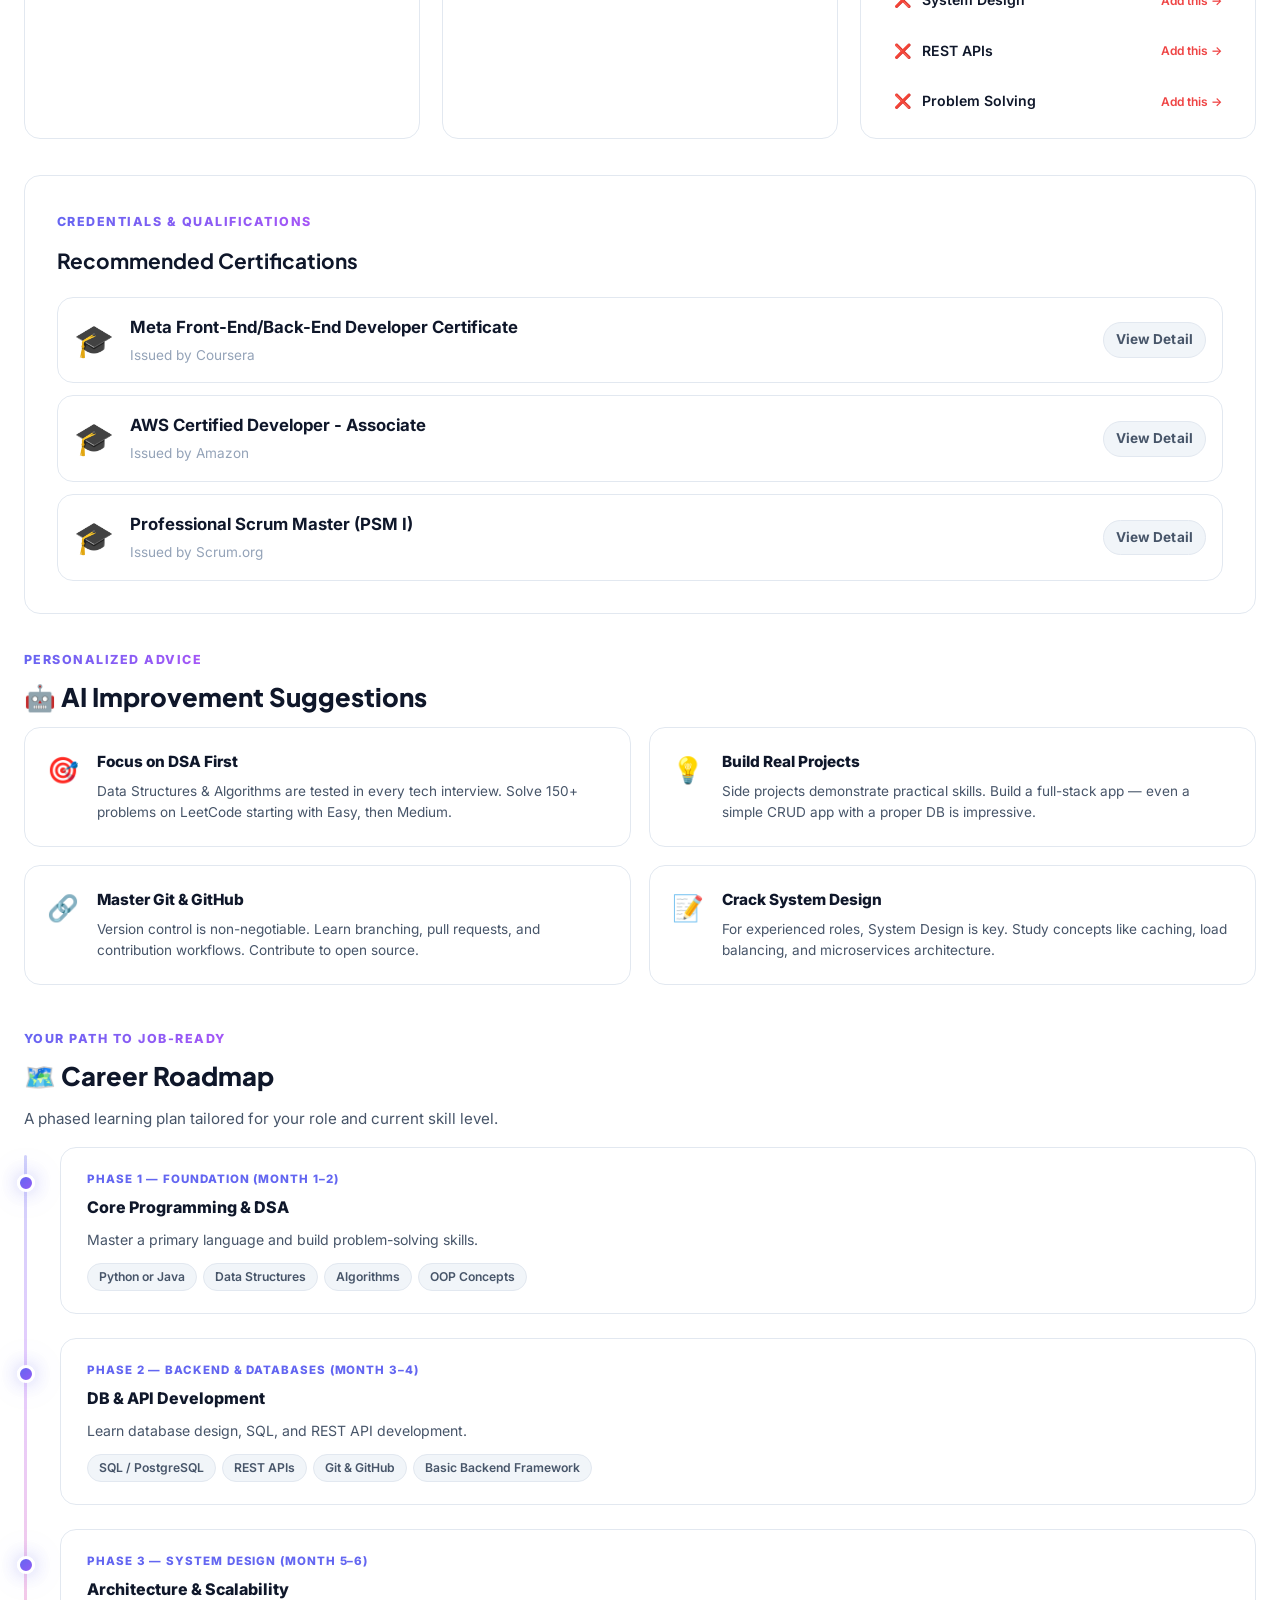
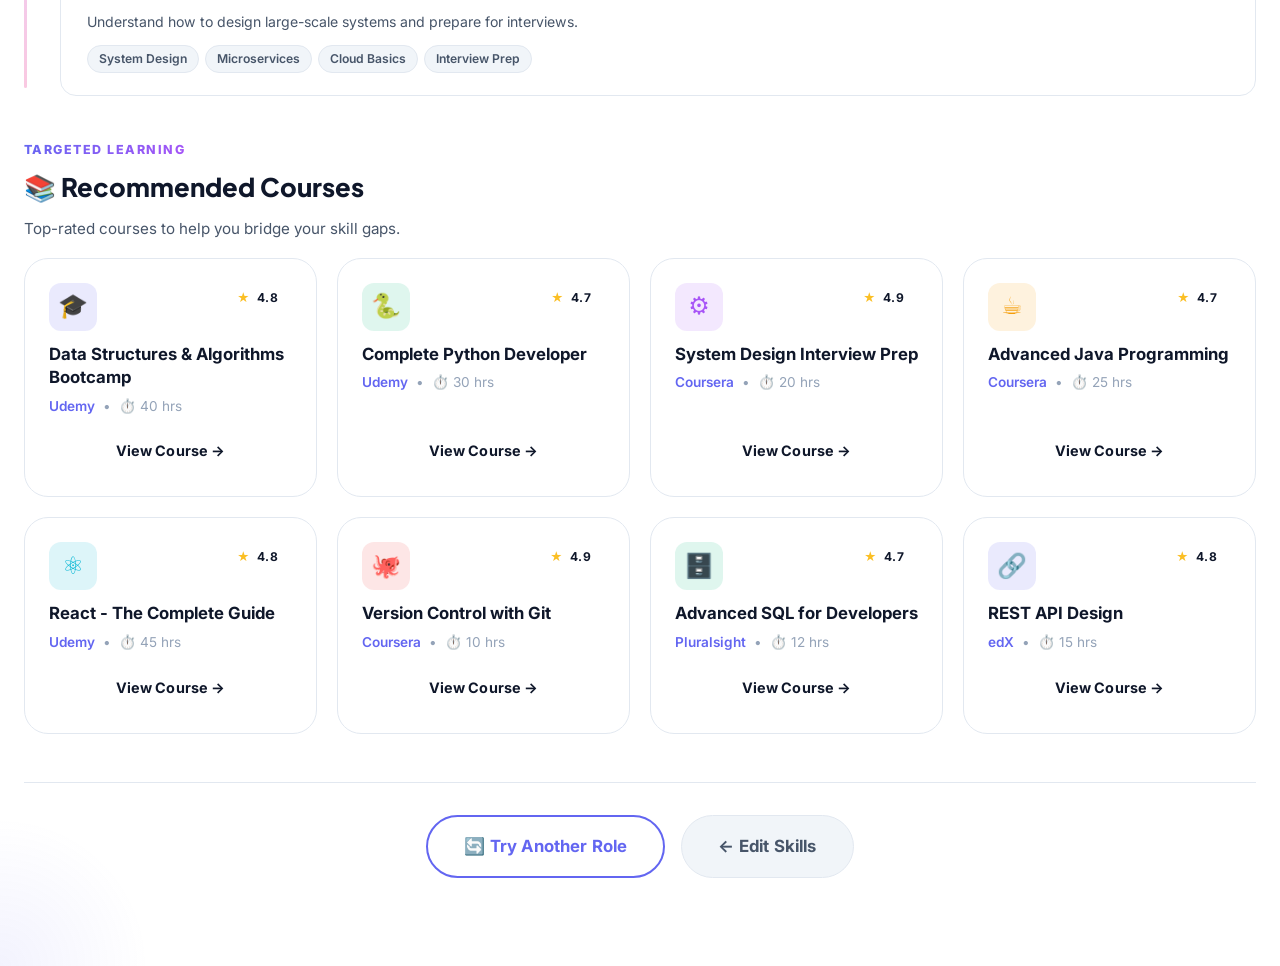
<file: results.html>
<!DOCTYPE html>
<html lang="en" data-theme="light">
<head>
  <meta charset="UTF-8" />
  <meta name="viewport" content="width=device-width, initial-scale=1.0" />
  <title>Your Results — GapVice</title>
  <meta name="description" content="View your job readiness score, skill breakdown, and personalized improvement suggestions." />
  <link rel="stylesheet" href="styles.css?v=3" />
  <link rel="icon" href="data:image/svg+xml,<svg xmlns='http://www.w3.org/2000/svg' viewBox='0 0 100 100'><text y='.9em' font-size='90'>🎯</text></svg>" />
  <style>
    /* Radar chart canvas */
    #radarCanvas { display:block; margin:0 auto; }

    /* Animated counter */
    .count-up { display:inline-block; }

    /* Score color bands */
    .score-excellent { color:#10b981; }
    .score-good      { color:#6366f1; }
    .score-fair      { color:#f59e0b; }
    .score-poor      { color:#ef4444; }

    /* Print styles */
    @media print {
      .navbar,.share-bar,.nav-actions { display:none!important; }
      body { background:#fff!important; }
    }
  </style>
</head>
<body>

<!-- NAVBAR -->
<nav class="navbar" id="navbar">
  <div class="nav-container">
    <a href="index.html" class="nav-logo">
      <div class="logo-icon">🎯</div>
      <span>GapVice</span>
    </a>
    <div class="nav-links">
      <a href="index.html" class="nav-link">Home</a>
      <a href="roles.html" class="nav-link">← Try Another Role</a>
    </div>
    <div class="nav-actions">
      <button class="btn-dark-mode" id="themeToggle" title="Toggle dark mode">🌙</button>
      <button class="nav-hamburger" id="hamburger" aria-label="Menu">
        <span></span><span></span><span></span>
      </button>
    </div>
  </div>
</nav>
<div class="mobile-menu" id="mobileMenu">
  <a href="index.html" class="mobile-nav-link">🏠 Home</a>
  <a href="roles.html" class="mobile-nav-link">← Try Another Role</a>
</div>

<!-- PAGE -->
<main class="results-page">
  <div class="container">

    <!-- Step Indicator -->
    <div class="step-indicator" style="max-width:500px;margin:0 auto 40px;">
      <div class="step done">
        <div class="step-wrapper">
          <div class="step-circle">✓</div>
          <div class="step-label">Select Role</div>
        </div>
      </div>
      <div class="step-line done"></div>
      <div class="step done">
        <div class="step-wrapper">
          <div class="step-circle">✓</div>
          <div class="step-label">Add Skills</div>
        </div>
      </div>
      <div class="step-line done"></div>
      <div class="step active">
        <div class="step-wrapper">
          <div class="step-circle">3</div>
          <div class="step-label">Results</div>
        </div>
      </div>
    </div>

    <!-- Results Header -->
    <div class="results-header">
      <div class="badge badge-success animate-fade-up" style="margin:0 auto 16px;width:fit-content;">
        ✅ Analysis Complete
      </div>
      <h1 class="section-title animate-fade-up animate-delay-1">
        Your <span class="text-gradient">Job Readiness</span> Report
      </h1>
      <p class="section-desc animate-fade-up animate-delay-2" style="margin:0 auto;" id="resultsSubtitle">
        Here's how your skills match up for the selected role.
      </p>
    </div>

    <!-- ── SCORE SECTION ── -->
    <div class="score-section animate-fade-up animate-delay-2" id="scoreSection">
      <!-- Circular Score -->
      <div style="text-align:center;">
        <div style="position:relative;display:inline-flex;flex-direction:column;align-items:center;">
          <svg id="scoreSvg" width="200" height="200" viewBox="0 0 200 200">
            <circle cx="100" cy="100" r="84" fill="none" stroke="var(--surface)" stroke-width="12"/>
            <circle id="scoreArc" cx="100" cy="100" r="84" fill="none"
              stroke="url(#scoreGrad)" stroke-width="12"
              stroke-linecap="round"
              stroke-dasharray="528"
              stroke-dashoffset="528"
              transform="rotate(-90 100 100)"
              style="transition:stroke-dashoffset 1.8s cubic-bezier(.4,0,.2,1)"/>
            <defs>
              <linearGradient id="scoreGrad" x1="0%" y1="0%" x2="100%" y2="0%">
                <stop offset="0%" stop-color="#6366f1"/>
                <stop offset="100%" stop-color="#a855f7"/>
              </linearGradient>
            </defs>
            <text id="scoreText" x="100" y="90" text-anchor="middle"
              font-size="42" font-weight="900" fill="var(--text-primary)"
              font-family="'Plus Jakarta Sans',sans-serif">0%</text>
            <text x="100" y="115" text-anchor="middle"
              font-size="11" fill="var(--text-muted)"
              font-family="Inter,sans-serif" font-weight="600"
              letter-spacing="1">MATCH SCORE</text>
            <text id="scoreGrade" x="100" y="138" text-anchor="middle"
              font-size="13" font-weight="700"
              font-family="'Plus Jakarta Sans',sans-serif">Excellent</text>
          </svg>
          <div id="scoreRoleLabel" style="font-size:.85rem;color:var(--text-muted);font-weight:600;margin-top:4px;"></div>
        </div>
      </div>

      <!-- Score Details -->
      <div class="score-label-section">
        <div id="scoreGradeBadge" class="score-grade">
          <span>🏆</span> <span id="gradeText">Excellent Match</span>
        </div>
        <div>
          <div class="score-breakdown-title" id="scoreSummaryTitle">You're Well Prepared!</div>
          <div class="score-breakdown-desc" id="scoreSummaryDesc">Your skills align strongly with the role requirements. Focus on the missing skills to reach 100%.</div>
        </div>

        <!-- Mini stat pills -->
        <div style="display:flex;gap:12px;flex-wrap:wrap;">
          <div style="padding:10px 18px;background:rgba(16,185,129,.1);border-radius:var(--radius-full);display:flex;align-items:center;gap:8px;">
            <span style="font-size:1rem;">✅</span>
            <div><div id="strongCount" style="font-weight:800;font-size:1.1rem;color:var(--success);">0</div><div style="font-size:.72rem;color:var(--text-muted);font-weight:600;">Strong</div></div>
          </div>
          <div style="padding:10px 18px;background:rgba(245,158,11,.1);border-radius:var(--radius-full);display:flex;align-items:center;gap:8px;">
            <span style="font-size:1rem;">⚠️</span>
            <div><div id="weakCount" style="font-weight:800;font-size:1.1rem;color:var(--warning);">0</div><div style="font-size:.72rem;color:var(--text-muted);font-weight:600;">Weak</div></div>
          </div>
          <div style="padding:10px 18px;background:rgba(239,68,68,.1);border-radius:var(--radius-full);display:flex;align-items:center;gap:8px;">
            <span style="font-size:1rem;">❌</span>
            <div><div id="missingCount" style="font-weight:800;font-size:1.1rem;color:var(--danger);">0</div><div style="font-size:.72rem;color:var(--text-muted);font-weight:600;">Missing</div></div>
          </div>
        </div>

        <!-- Score bar breakdown -->
        <div style="display:flex;flex-direction:column;gap:10px;">
          <div>
            <div style="display:flex;justify-content:space-between;font-size:.82rem;margin-bottom:5px;font-weight:600;">
              <span>Technical Skills</span><span id="techPct" style="color:var(--primary);">0%</span>
            </div>
            <div class="progress-bar-wrap"><div class="progress-bar-fill" id="techBar" style="width:0%"></div></div>
          </div>
          <div>
            <div style="display:flex;justify-content:space-between;font-size:.82rem;margin-bottom:5px;font-weight:600;">
              <span>Tools & Technologies</span><span id="toolsPct" style="color:var(--primary);">0%</span>
            </div>
            <div class="progress-bar-wrap"><div class="progress-bar-fill" id="toolsBar" style="width:0%;background:linear-gradient(90deg,#a855f7,#6366f1)"></div></div>
          </div>
          <div>
            <div style="display:flex;justify-content:space-between;font-size:.82rem;margin-bottom:5px;font-weight:600;">
              <span>Domain Knowledge</span><span id="domainPct" style="color:var(--primary);">0%</span>
            </div>
            <div class="progress-bar-wrap"><div class="progress-bar-fill" id="domainBar" style="width:0%;background:linear-gradient(90deg,#06b6d4,#10b981)"></div></div>
          </div>
        </div>
      </div>
    </div>

    <!-- ── SHARE BAR ── -->
    <div class="share-bar animate-fade-up animate-delay-3">
      <div>
        <div class="share-bar-title">🎉 Share Your Results!</div>
        <div class="share-bar-desc">Let your network know about your career readiness score</div>
      </div>
      <div class="share-bar-actions">
        <button class="btn-share" onclick="shareResults('copy')">📋 Copy Link</button>
        <button class="btn-share" onclick="shareResults('linkedin')">in LinkedIn</button>
        <button class="btn-share" onclick="window.print()">🖨️ Print</button>
      </div>
    </div>

    <!-- ── SKILLS BREAKDOWN ── -->
    <div style="margin-bottom:16px;" class="animate-fade-up animate-delay-3">
      <div class="section-label">Skill Analysis</div>
      <h2 class="section-title" style="font-size:1.6rem;">Skills Breakdown</h2>
    </div>

    <div class="skills-breakdown-grid animate-fade-up animate-delay-3">
      <!-- Strong Skills -->
      <div class="breakdown-card">
        <div class="breakdown-header" style="background:rgba(16,185,129,.05);">
          <span style="font-size:1.2rem;">✅</span>
          <span style="font-weight:700;color:var(--success);">Strong Skills</span>
          <span class="breakdown-count badge-success badge" id="strongBadge">0</span>
        </div>
        <div class="breakdown-body" id="strongSkillsList">
          <div style="text-align:center;padding:20px;color:var(--text-muted);font-size:.85rem;">No strong skills yet</div>
        </div>
      </div>

      <!-- Weak Skills -->
      <div class="breakdown-card">
        <div class="breakdown-header" style="background:rgba(245,158,11,.05);">
          <span style="font-size:1.2rem;">⚠️</span>
          <span style="font-weight:700;color:var(--warning);">Needs Improvement</span>
          <span class="breakdown-count badge-warning badge" id="weakBadge">0</span>
        </div>
        <div class="breakdown-body" id="weakSkillsList">
          <div style="text-align:center;padding:20px;color:var(--text-muted);font-size:.85rem;">No weak skills</div>
        </div>
      </div>

      <!-- Missing Skills -->
      <div class="breakdown-card">
        <div class="breakdown-header" style="background:rgba(239,68,68,.05);">
          <span style="font-size:1.2rem;">❌</span>
          <span style="font-weight:700;color:var(--danger);">Missing Skills</span>
          <span class="breakdown-count badge-danger badge" id="missingBadge">0</span>
        </div>
        <div class="breakdown-body" id="missingSkillsList">
          <div style="text-align:center;padding:20px;color:var(--text-muted);font-size:.85rem;">No missing skills</div>
        </div>
      </div>
    </div>

    <!-- ── CERTIFICATIONS ── -->
    <div class="card animate-fade-up animate-delay-4" style="margin-bottom:32px;padding:32px;">
      <div style="margin-bottom:20px;">
        <div class="section-label">Credentials & Qualifications</div>
        <h2 style="font-family:var(--font-display);font-weight:700;font-size:1.3rem;">Recommended Certifications</h2>
      </div>
      <div id="certificationsList" style="display:flex;flex-direction:column;gap:12px;">
        <!-- Populated by JS -->
      </div>
    </div>


    <!-- ── AI SUGGESTIONS ── -->
    <div style="margin-bottom:16px;" class="animate-fade-up animate-delay-4">
      <div class="section-label">Personalized Advice</div>
      <h2 class="section-title" style="font-size:1.6rem;">🤖 AI Improvement Suggestions</h2>
    </div>
    <div class="suggestion-cards animate-fade-up animate-delay-4" id="suggestionCards">
      <!-- Populated by JS -->
    </div>

    <!-- ── CAREER ROADMAP ── -->
    <div style="margin:40px 0 16px;" class="animate-fade-up animate-delay-5">
      <div class="section-label">Your Path to Job-Ready</div>
      <h2 class="section-title" style="font-size:1.6rem;">🗺️ Career Roadmap</h2>
      <p style="color:var(--text-secondary);font-size:.95rem;margin-top:4px;">A phased learning plan tailored for your role and current skill level.</p>
    </div>
    <div class="roadmap-timeline animate-fade-up animate-delay-5" id="roadmapTimeline">
      <!-- Populated by JS -->
    </div>

    <!-- ── RECOMMENDED COURSES ── -->
    <div style="margin:40px 0 16px;" class="animate-fade-up animate-delay-5">
      <div class="section-label">Targeted Learning</div>
      <h2 class="section-title" style="font-size:1.6rem;">📚 Recommended Courses</h2>
      <p style="color:var(--text-secondary);font-size:.95rem;margin-top:4px;">Top-rated courses to help you bridge your skill gaps.</p>
    </div>
    <div id="courseList" style="display:grid;grid-template-columns:repeat(auto-fit,minmax(280px,1fr));gap:20px;" class="animate-fade-up animate-delay-6">
      <!-- Populated by JS -->
    </div>

    <!-- ── BOTTOM CTA ── -->
    <div style="display:flex;gap:16px;justify-content:center;flex-wrap:wrap;margin-top:48px;padding-top:32px;border-top:1px solid var(--border);" class="animate-fade-up animate-delay-5">
      <a href="roles.html" class="btn btn-secondary btn-lg">🔄 Try Another Role</a>
      <a href="skills.html" class="btn btn-ghost btn-lg">← Edit Skills</a>
    </div>

  </div>
</main>

<!-- Toast Container -->
<div class="toast-container" id="toastContainer"></div>

<script src="app.js?v=2"></script>
<script>
/* ══════════════════════════════════════
   RESULTS PAGE LOGIC
══════════════════════════════════════ */

/* ── Role data ── */
const ROLE_DATA = {
  'Software Developer': {
    emoji: '💻',
    required: ['Data Structures & Algorithms','Python','Java','C/C++','Object-Oriented Programming','SQL / Databases','Git & GitHub','System Design','REST APIs','Problem Solving'],
    roadmap: [
      { phase:'Phase 1 — Foundation (Month 1–2)', title:'Core Programming & DSA', desc:'Master a primary language and build problem-solving skills.', skills:['Python or Java','Data Structures','Algorithms','OOP Concepts'] },
      { phase:'Phase 2 — Backend & Databases (Month 3–4)', title:'DB & API Development', desc:'Learn database design, SQL, and REST API development.', skills:['SQL / PostgreSQL','REST APIs','Git & GitHub','Basic Backend Framework'] },
      { phase:'Phase 3 — System Design (Month 5–6)', title:'Architecture & Scalability', desc:'Understand how to design large-scale systems and prepare for interviews.', skills:['System Design','Microservices','Cloud Basics','Interview Prep'] }
    ],
    courses: [
      { title:'Data Structures & Algorithms Bootcamp', platform:'Udemy', icon:'🎓', color:'#6366f1', duration:'40 hrs', rating:'4.8', url:'https://www.udemy.com/course/js-algorithms-and-data-structures-masterclass/' },
      { title:'Complete Python Developer', platform:'Udemy', icon:'🐍', color:'#10b981', duration:'30 hrs', rating:'4.7', url:'https://www.udemy.com/course/complete-python-developer-zero-to-mastery/' },
      { title:'System Design Interview Prep', platform:'Coursera', icon:'⚙️', color:'#a855f7', duration:'20 hrs', rating:'4.9', url:'https://www.coursera.org/learn/system-design' },
      { title:'Advanced Java Programming', platform:'Coursera', icon:'☕', color:'#f59e0b', duration:'25 hrs', rating:'4.7', url:'https://www.coursera.org/specializations/java-programming' },
      { title:'React - The Complete Guide', platform:'Udemy', icon:'⚛️', color:'#06b6d4', duration:'45 hrs', rating:'4.8', url:'https://www.udemy.com/course/react-the-complete-guide-incl-redux/' },
      { title:'Version Control with Git', platform:'Coursera', icon:'🐙', color:'#ef4444', duration:'10 hrs', rating:'4.9', url:'https://www.coursera.org/learn/version-control-with-git' },
      { title:'Advanced SQL for Developers', platform:'Pluralsight', icon:'🗄️', color:'#10b981', duration:'12 hrs', rating:'4.7', url:'https://www.pluralsight.com/courses/advanced-sql-developers' },
      { title:'REST API Design', platform:'edX', icon:'🔗', color:'#6366f1', duration:'15 hrs', rating:'4.8', url:'https://www.edx.org/' }
    ],
    suggestions: [
      { icon:'🎯', title:'Focus on DSA First', desc:'Data Structures & Algorithms are tested in every tech interview. Solve 150+ problems on LeetCode starting with Easy, then Medium.' },
      { icon:'💡', title:'Build Real Projects', desc:'Side projects demonstrate practical skills. Build a full-stack app — even a simple CRUD app with a proper DB is impressive.' },
      { icon:'🔗', title:'Master Git & GitHub', desc:'Version control is non-negotiable. Learn branching, pull requests, and contribution workflows. Contribute to open source.' },
      { icon:'📝', title:'Crack System Design', desc:'For experienced roles, System Design is key. Study concepts like caching, load balancing, and microservices architecture.' }
    ]
  },
  'QA Engineer': {
    emoji: '🧪',
    required: ['Manual Testing','Automation Testing','Selenium','Cypress','Jira','API Testing','SQL','Git','CI/CD','Problem Solving'],
    roadmap: [
      { phase:'Phase 1 — Foundation (Month 1)', title:'Manual Testing & Test Cases', desc:'Learn testing methodologies, bug tracking in Jira, and writing test cases.', skills:['Manual Testing','Jira','Testing Methodologies','SQL Basics'] },
      { phase:'Phase 2 — Automation (Month 2–3)', title:'UI & API Automation', desc:'Automate UI workflows with Selenium/Cypress and test APIs with Postman.', skills:['Selenium / Cypress','API Testing (Postman)','Python / Java','Git'] },
      { phase:'Phase 3 — CI/CD & Scale (Month 4)', title:'CI/CD Integration', desc:'Integrate automated tests into continuous integration pipelines.', skills:['CI/CD','Jenkins / GitHub Actions','Performance Testing','Automation Frameworks'] }
    ],
    courses: [
      { title:'Selenium WebDriver Bootcamp', platform:'Udemy', icon:'🧪', color:'#10b981', duration:'30 hrs', rating:'4.8', url:'https://www.udemy.com/course/selenium-real-time-examplesinterview-questions/' },
      { title:'Cypress - Modern Automation', platform:'Udemy', icon:'⚙️', color:'#6366f1', duration:'20 hrs', rating:'4.7', url:'https://www.udemy.com/course/cypress-tutorial/' },
      { title:'Postman API Testing', platform:'Udemy', icon:'🌐', color:'#f59e0b', duration:'10 hrs', rating:'4.9', url:'https://www.udemy.com/course/postman-the-complete-guide/' },
      { title:'Playwright with JS', platform:'Udemy', icon:'🎭', color:'#a855f7', duration:'22 hrs', rating:'4.8', url:'https://www.udemy.com/course/playwright-tutorials-automation-testing/' },
      { title:'Jira for Beginners', platform:'Coursera', icon:'📝', color:'#10b981', duration:'8 hrs', rating:'4.6', url:'https://www.coursera.org/learn/agile-atlassian-jira' },
      { title:'SQL for QA Engineers', platform:'edX', icon:'🗄️', color:'#f59e0b', duration:'12 hrs', rating:'4.8', url:'https://www.edx.org/' },
      { title:'Software Testing Fundamentals', platform:'Coursera', icon:'🧪', color:'#6366f1', duration:'15 hrs', rating:'4.7', url:'https://www.coursera.org/specializations/software-testing-automation' },
      { title:'Automated Testing with JUnit', platform:'Pluralsight', icon:'☕', color:'#10b981', duration:'8 hrs', rating:'4.6', url:'https://www.pluralsight.com/' }
    ],
    suggestions: [
      { icon:'⚙️', title:'Shift to Automation', desc:'Manual testing is a great start, but automation (Selenium, Cypress, Playwright) is where the demand and high salaries are.' },
      { icon:'🌐', title:'Master API Testing', desc:'Modern apps are API-driven. Get highly proficient in testing REST APIs using Postman or automation libraries.' },
      { icon:'🔄', title:'Learn CI/CD Basics', desc:'Knowing how to integrate your automated tests into a Jenkins or GitHub Actions pipeline makes you a top-tier candidate.' },
      { icon:'📝', title:'Write Clear Bug Reports', desc:'A QA is only as good as their communication. Practice writing detailed, reproducible bug reports in Jira.' }
    ]
  },
  'Technical Writer': {
    emoji: '✍️',
    required: ['Markdown','API Documentation','Git','HTML/CSS','Technical Writing','Editing','Jira','REST APIs','Swagger','Communication'],
    roadmap: [
      { phase:'Phase 1 — Writing Foundation (Month 1)', title:'Docs as Code & Markdown', desc:'Learn the docs-as-code philosophy, Markdown, and technical writing basics.', skills:['Markdown','Technical Writing','Style Guides','Editing'] },
      { phase:'Phase 2 — APIs & Git (Month 2)', title:'API Documentation', desc:'Understand REST APIs, Swagger, and version control using Git.', skills:['REST APIs','Swagger / OpenAPI','Git & GitHub','HTML/CSS Basics'] },
      { phase:'Phase 3 — Tools & Architecture (Month 3)', title:'Static Site Generators', desc:'Learn to build and deploy docs using tools like Docusaurus or Sphinx.', skills:['Docusaurus / Sphinx','Information Architecture','User Tutorials','Agile'] }
    ],
    courses: [
      { title:'Technical Writing Masterclass', platform:'Udemy', icon:'✍️', color:'#ec4899', duration:'10 hrs', rating:'4.7', url:'https://www.udemy.com/course/technical-writing-and-editing/' },
      { title:'Documenting APIs', platform:'IdRatherBeWriting', icon:'🌐', color:'#10b981', duration:'Self-paced', rating:'4.9', url:'https://idratherbewriting.com/learnapidoc/' },
      { title:'Git & GitHub for Writers', platform:'Udemy', icon:'📂', color:'#f59e0b', duration:'5 hrs', rating:'4.8', url:'https://www.udemy.com/course/git-github-for-writers/' },
      { title:'Introduction to Docusaurus', platform:'Pluralsight', icon:'🦖', color:'#10b981', duration:'4 hrs', rating:'4.8', url:'https://www.pluralsight.com/' },
      { title:'Markdown & Docs-as-Code', platform:'Udemy', icon:'📝', color:'#6366f1', duration:'5 hrs', rating:'4.7', url:'https://www.udemy.com/course/markdown-crash-course/' },
      { title:'Swagger OpenAPI Spec', platform:'Udemy', icon:'🌐', color:'#f59e0b', duration:'8 hrs', rating:'4.6', url:'https://www.udemy.com/course/openapi-swagger/' },
      { title:'Writing in the Sciences', platform:'Coursera', icon:'🔬', color:'#a855f7', duration:'15 hrs', rating:'4.9', url:'https://www.coursera.org/learn/sciwrite' },
      { title:'Technical Writing Essentials', platform:'edX', icon:'📖', color:'#06b6d4', duration:'12 hrs', rating:'4.7', url:'https://www.edx.org/' }
    ],
    suggestions: [
      { icon:'📖', title:'Master Docs-as-Code', desc:'Learn to write docs using Markdown and manage them via Git just like software source code.' },
      { icon:'🌐', title:'Learn API Documentation', desc:'API docs are the most in-demand niche. Take Tom Johnson\'s free "Documenting APIs" course.' },
      { icon:'🛠️', title:'Build a Portfolio', desc:'Create a portfolio with examples of tutorials, how-to guides, and reference docs. Open source contributions are perfect for this.' },
      { icon:'🗣️', title:'Develop Developer Empathy', desc:'The best technical writers think like developers. Learn the basics of Python or JavaScript to understand your audience.' }
    ]
  },
  'UI/UX Designer': {
    emoji: '🎨',
    required: ['Figma','Wireframing','Prototyping','UX Research','Design Principles','Adobe XD','User Testing','Information Architecture','Typography','Color Theory'],
    roadmap: [
      { phase:'Phase 1 — Design Basics (Month 1–2)', title:'Visual Design Fundamentals', desc:'Learn core design principles, typography, and color theory.', skills:['Typography','Color Theory','Layout & Grids','Design Principles'] },
      { phase:'Phase 2 — Tools & Prototyping (Month 2–3)', title:'Figma & Interaction Design', desc:'Master Figma and create high-fidelity interactive prototypes.', skills:['Figma','Wireframing','Prototyping','Component Libraries'] },
      { phase:'Phase 3 — UX Research (Month 4–5)', title:'User Research & Testing', desc:'Conduct user interviews, usability tests, and create research-backed designs.', skills:['UX Research','User Testing','Information Architecture','Case Studies'] }
    ],
    courses: [
      { title:'Google UX Design Professional Certificate', platform:'Coursera', icon:'🎨', color:'#a855f7', duration:'6 months', rating:'4.8', url:'https://www.coursera.org/professional-certificates/google-ux-design' },
      { title:'UI/UX Design Masterclass', platform:'Udemy', icon:'✏️', color:'#6366f1', duration:'25 hrs', rating:'4.7', url:'https://www.udemy.com/course/user-experience-design-fundamentals/' },
      { title:'Figma UI UX Design Essentials', platform:'Udemy', icon:'🖌️', color:'#10b981', duration:'12 hrs', rating:'4.9', url:'https://www.udemy.com/course/figma-ux-ui-design-user-experience-tutorial-course/' },
      { title:'Prototyping with Figma', platform:'Coursera', icon:'⚡', color:'#f59e0b', duration:'10 hrs', rating:'4.9', url:'https://www.coursera.org/' },
      { title:'Web Accessibility (WCAG)', platform:'Coursera', icon:'♿', color:'#06b6d4', duration:'15 hrs', rating:'4.8', url:'https://www.coursera.org/learn/accessibility' },
      { title:'Color Theory Basics', platform:'Skillshare', icon:'🌈', color:'#ef4444', duration:'6 hrs', rating:'4.7', url:'https://www.skillshare.com/' },
      { title:'Interaction Design Specialization', platform:'Coursera', icon:'🖱️', color:'#f59e0b', duration:'3 months', rating:'4.8', url:'https://www.coursera.org/specializations/interaction-design' },
      { title:'UX Research Methods', platform:'edX', icon:'🔬', color:'#10b981', duration:'20 hrs', rating:'4.7', url:'https://www.edx.org/' }
    ],
    suggestions: [
      { icon:'🖼️', title:'Build a Strong Portfolio', desc:'For UI/UX, portfolio beats everything. Complete 3–5 well-documented case studies showing your process from research to final design.' },
      { icon:'🔬', title:'Practice UX Research', desc:'Conduct user interviews and usability tests. Employers love candidates who back designs with real user data and feedback.' },
      { icon:'📱', title:'Master Figma Components', desc:'Learn auto-layout, design systems, and component variants in Figma. It dramatically speeds up your workflow and is an industry standard.' },
      { icon:'🏆', title:'Work on Real Briefs', desc:'Participate in design challenges on Dribbble or redesign existing apps. These show initiative and are great portfolio pieces.' }
    ]
  },
  'Cybersecurity Analyst': {
    emoji: '🔐',
    required: ['Networking Fundamentals','Linux','Ethical Hacking','Cryptography','Security Tools (Wireshark)','SIEM','Firewalls & IDS','Vulnerability Assessment','Python Scripting','CompTIA Security+'],
    roadmap: [
      { phase:'Phase 1 — Foundation (Month 1–2)', title:'Networking & Linux Basics', desc:'Strong networking knowledge is the bedrock of all cybersecurity work.', skills:['OSI Model','TCP/IP','Linux CLI','Network Protocols'] },
      { phase:'Phase 2 — Security Concepts (Month 3–4)', title:'Security Tools & Techniques', desc:'Learn how attacks work to better defend against them.', skills:['Ethical Hacking','Wireshark','Nmap','Cryptography'] },
      { phase:'Phase 3 — Certification & Practice (Month 5–6)', title:'Get Certified & Practice', desc:'Earn CompTIA Security+ and practice on real lab environments.', skills:['CompTIA Security+','TryHackMe Labs','SIEM Tools','Incident Response'] }
    ],
    courses: [
      { title:'CompTIA Security+ (SY0-701)', platform:'Udemy', icon:'🔒', color:'#06b6d4', duration:'35 hrs', rating:'4.8', url:'https://www.udemy.com/course/securityplus/' },
      { title:'Ethical Hacking Bootcamp', platform:'Udemy', icon:'🕵️', color:'#ef4444', duration:'45 hrs', rating:'4.7', url:'https://www.udemy.com/course/learn-ethical-hacking-from-scratch/' },
      { title:'Linux for Cybersecurity', platform:'Coursera', icon:'🐧', color:'#a855f7', duration:'12 hrs', rating:'4.6', url:'https://www.coursera.org/courses?query=linux%20security' },
      { title:'Advanced Penetration Testing', platform:'Udemy', icon:'🛡️', color:'#10b981', duration:'30 hrs', rating:'4.8', url:'https://www.udemy.com/course/advanced-penetration-testing/' },
      { title:'Splunk Core Certified Power User', platform:'Udemy', icon:'🔍', color:'#f59e0b', duration:'15 hrs', rating:'4.6', url:'https://www.udemy.com/course/splunk-core-certified-power-user/' },
      { title:'Python for Cybersecurity', platform:'Coursera', icon:'🐍', color:'#6366f1', duration:'20 hrs', rating:'4.7', url:'https://www.coursera.org/learn/python-for-cybersecurity' },
      { title:'Network Defense Essentials', platform:'edX', icon:'🌐', color:'#06b6d4', duration:'20 hrs', rating:'4.8', url:'https://www.edx.org/' },
      { title:'Cybersecurity Risk Management', platform:'Coursera', icon:'📋', color:'#f59e0b', duration:'10 hrs', rating:'4.7', url:'https://www.coursera.org/' }
    ],
    suggestions: [
      { icon:'🔒', title:'Get CompTIA Security+', desc:'CompTIA Security+ is the most widely recognized entry-level cybersecurity certification. It validates your baseline knowledge and is required by many employers.' },
      { icon:'🧪', title:'Practice on TryHackMe', desc:'TryHackMe and HackTheBox offer hands-on cybersecurity labs. Complete beginner rooms daily to build real, practical skills.' },
      { icon:'🐧', title:'Master Linux CLI', desc:'Almost all security tools run on Linux. Get comfortable with the command line, file permissions, network commands, and scripting.' },
      { icon:'📡', title:'Learn Wireshark', desc:'Packet analysis is a core security skill. Learn to capture and analyze network traffic to detect anomalies and threats.' }
    ]
  },
  'Data Scientist': {
    emoji: '📊',
    required: ['Python','Machine Learning','Statistics','Data Visualization','SQL','Pandas & NumPy','Scikit-learn','Deep Learning','Feature Engineering','TensorFlow / PyTorch'],
    roadmap: [
      { phase:'Phase 1 — Math & Python (Month 1–2)', title:'Foundations: Stats & Python', desc:'Build the mathematical and programming foundation for data science.', skills:['Python','Statistics','Probability','Pandas & NumPy'] },
      { phase:'Phase 2 — Machine Learning (Month 3–4)', title:'ML Algorithms & Practice', desc:'Implement and tune classic ML models on real datasets.', skills:['Scikit-learn','Feature Engineering','Model Evaluation','SQL & Data Wrangling'] },
      { phase:'Phase 3 — Deep Learning & Projects (Month 5–6)', title:'Deep Learning & Portfolio', desc:'Add neural networks to your toolkit and build a Kaggle portfolio.', skills:['TensorFlow / PyTorch','Computer Vision or NLP','Kaggle Competitions','End-to-end Projects'] }
    ],
    courses: [
      { title:'Machine Learning Specialization', platform:'Coursera', icon:'🤖', color:'#10b981', duration:'3 months', rating:'4.9', url:'https://www.coursera.org/specializations/machine-learning-introduction' },
      { title:'Python for Data Science & ML', platform:'Udemy', icon:'📊', color:'#6366f1', duration:'22 hrs', rating:'4.7', url:'https://www.udemy.com/course/python-for-data-science-and-machine-learning-bootcamp/' },
      { title:'Deep Learning Specialization', platform:'Coursera', icon:'🧠', color:'#a855f7', duration:'5 months', rating:'4.9', url:'https://www.coursera.org/specializations/deep-learning' },
      { title:'SQL for Data Science', platform:'Coursera', icon:'🗄️', color:'#f59e0b', duration:'20 hrs', rating:'4.8', url:'https://www.coursera.org/learn/sql-for-data-science' },
      { title:'Data Visualization with Tableau', platform:'Coursera', icon:'📈', color:'#ef4444', duration:'25 hrs', rating:'4.7', url:'https://www.coursera.org/learn/data-visualization-tableau' },
      { title:'Advanced Natural Language Processing', platform:'Coursera', icon:'🗣️', color:'#a855f7', duration:'30 hrs', rating:'4.9', url:'https://www.coursera.org/specializations/natural-language-processing' },
      { title:'Probability and Statistics for Data', platform:'edX', icon:'🧮', color:'#10b981', duration:'20 hrs', rating:'4.8', url:'https://www.edx.org/' },
      { title:'TensorFlow Developer Certificate', platform:'Coursera', icon:'🔮', color:'#ec4899', duration:'4 months', rating:'4.8', url:'https://www.coursera.org/professional-certificates/tensorflow-in-practice' }
    ],
    suggestions: [
      { icon:'📊', title:'Master Pandas & NumPy', desc:'These are the bread and butter of data science in Python. Get comfortable with data manipulation, cleaning, and EDA before moving to ML.' },
      { icon:'🧮', title:'Strengthen Your Statistics', desc:'Machine learning is applied statistics. A solid foundation in probability, distributions, hypothesis testing, and regression is essential.' },
      { icon:'🏆', title:'Compete on Kaggle', desc:'Kaggle competitions are the best way to practice on real-world datasets. Even finishing in the top 50% looks excellent on a resume.' },
      { icon:'🔮', title:'Learn a Deep Learning Framework', desc:'TensorFlow or PyTorch — pick one and go deep. Neural networks are the backbone of modern AI applications and highly valued.' }
    ]
  },
  'Data Engineer': {
    emoji: '⚙️',
    required: ['SQL','Python','Apache Spark','ETL Pipelines','AWS / GCP','Data Warehousing','Kafka','Docker','Hadoop','Airflow'],
    roadmap: [
      { phase:'Phase 1 — Data Foundations (Month 1–2)', title:'Advanced SQL & Python', desc:'Master data manipulation, window functions, and advanced SQL querying.', skills:['Advanced SQL','Python (Pandas)','Data Modeling','Relational DBs'] },
      { phase:'Phase 2 — Big Data & ETL (Month 3–4)', title:'Pipelines & Big Data Tools', desc:'Build ETL pipelines and process large datasets using distributed computing.', skills:['Apache Spark','Airflow','ETL / ELT','Data Lakes'] },
      { phase:'Phase 3 — Cloud & Streaming (Month 5–6)', title:'Cloud Data Warehouses & Streaming', desc:'Deploy on the cloud and handle real-time streaming data.', skills:['Snowflake / BigQuery','Kafka','AWS / GCP','Docker'] }
    ],
    courses: [
      { title:'Data Engineering Basics', platform:'Coursera', icon:'📊', color:'#10b981', duration:'20 hrs', rating:'4.8', url:'https://www.coursera.org/specializations/data-engineering-foundations' },
      { title:'Apache Spark with Python', platform:'Udemy', icon:'⚡', color:'#f59e0b', duration:'15 hrs', rating:'4.7', url:'https://www.udemy.com/course/spark-and-python-for-big-data-with-pyspark/' },
      { title:'Data Warehouse on AWS', platform:'Coursera', icon:'☁️', color:'#6366f1', duration:'12 hrs', rating:'4.8', url:'https://www.coursera.org/learn/data-warehouse-aws' },
      { title:'Data Orchestration with Airflow', platform:'Udemy', icon:'🔄', color:'#ec4899', duration:'10 hrs', rating:'4.8', url:'https://www.udemy.com/course/the-ultimate-hands-on-course-to-master-apache-airflow/' },
      { title:'Snowflake Masterclass', platform:'Udemy', icon:'❄️', color:'#06b6d4', duration:'20 hrs', rating:'4.7', url:'https://www.udemy.com/course/snowflake-masterclass/' },
      { title:'Kafka for Beginners', platform:'Udemy', icon:'📨', color:'#10b981', duration:'12 hrs', rating:'4.6', url:'https://www.udemy.com/course/apache-kafka/' },
      { title:'Big Data Analysis with Scala', platform:'Coursera', icon:'💎', color:'#a855f7', duration:'18 hrs', rating:'4.7', url:'https://www.coursera.org/' },
      { title:'Azure Data Engineer Associate', platform:'Coursera', icon:'Ⓜ️', color:'#06b6d4', duration:'30 hrs', rating:'4.8', url:'https://www.coursera.org/' }
    ],
    suggestions: [
      { icon:'🗄️', title:'SQL is King', desc:'For Data Engineers, SQL is the absolute most important skill. Master window functions, CTEs, and query optimization.' },
      { icon:'☁️', title:'Learn a Cloud Warehouse', desc:'Get hands-on experience with modern cloud data warehouses like Snowflake, AWS Redshift, or Google BigQuery.' },
      { icon:'🔄', title:'Build an End-to-End Pipeline', desc:'Create a portfolio project that extracts data from an API, transforms it with Python/Spark, and loads it into a database.' },
      { icon:'orchestra', title:'Understand Orchestration', desc:'Learn Apache Airflow. Knowing how to schedule and monitor complex data workflows is highly valued by employers.' }
    ]
  },
  'Cloud Engineer': {
    emoji: '☁️',
    required: ['AWS / Azure / GCP','Networking','Docker','Kubernetes','CI/CD Pipelines','Infrastructure as Code','Linux','Python / Bash','Security & Compliance','Load Balancing'],
    roadmap: [
      { phase:'Phase 1 — Cloud & Linux Basics (Month 1–2)', title:'Cloud Fundamentals', desc:'Get familiar with cloud services and Linux administration.', skills:['AWS / Azure Basics','Linux Admin','Networking','IAM & Security'] },
      { phase:'Phase 2 — Containers & IaC (Month 3–4)', title:'Docker, K8s & Terraform', desc:'Master containerization and infrastructure as code.', skills:['Docker','Kubernetes','Terraform','Ansible'] },
      { phase:'Phase 3 — Certification & Architecture (Month 5–6)', title:'Get Certified & Architect', desc:'Earn a cloud certification and design scalable, resilient architectures.', skills:['AWS Solutions Architect','CI/CD Pipelines','Cost Optimization','Cloud Architecture'] }
    ],
    courses: [
      { title:'AWS Solutions Architect Associate', platform:'Udemy', icon:'☁️', color:'#f59e0b', duration:'28 hrs', rating:'4.8', url:'https://www.udemy.com/course/aws-certified-solutions-architect-associate-saa-c03/' },
      { title:'Docker & Kubernetes Complete Guide', platform:'Udemy', icon:'🐳', color:'#06b6d4', duration:'22 hrs', rating:'4.8', url:'https://www.udemy.com/course/docker-and-kubernetes-the-complete-guide/' },
      { title:'HashiCorp Terraform Associate', platform:'Udemy', icon:'🔧', color:'#a855f7', duration:'16 hrs', rating:'4.7', url:'https://www.udemy.com/course/terraform-beginner-to-advanced/' },
      { title:'GCP Associate Cloud Engineer', platform:'Coursera', icon:'☁️', color:'#ef4444', duration:'40 hrs', rating:'4.8', url:'https://www.coursera.org/professional-certificates/gcp-cloud-engineering' },
      { title:'Linux System Administration', platform:'Coursera', icon:'🐧', color:'#10b981', duration:'30 hrs', rating:'4.7', url:'https://www.coursera.org/learn/linux-system-administration' },
      { title:'Azure Fundamentals (AZ-900)', platform:'Udemy', icon:'Ⓜ️', color:'#06b6d4', duration:'15 hrs', rating:'4.6', url:'https://www.udemy.com/course/microsoft-azure-fundamentals-az-900/' },
      { title:'Cloud Computing Specialization', platform:'Coursera', icon:'🌐', color:'#10b981', duration:'3 months', rating:'4.8', url:'https://www.coursera.org/specializations/cloud-computing' },
      { title:'Serverless Architectures', platform:'edX', icon:'⚡', color:'#f59e0b', duration:'15 hrs', rating:'4.7', url:'https://www.edx.org/' }
    ],
    suggestions: [
      { icon:'☁️', title:'Get Cloud Certified', desc:'AWS Solutions Architect Associate is the gold standard entry-level cloud cert. It provides a structured curriculum and validates your skills to employers.' },
      { icon:'🐳', title:'Master Docker First', desc:'Before Kubernetes, deeply understand Docker — images, containers, networking, and compose files. It\'s the foundation of all container orchestration.' },
      { icon:'🏗️', title:'Learn Terraform for IaC', desc:'Infrastructure as Code is essential for modern cloud engineering. Terraform is provider-agnostic and heavily demanded in job listings.' },
      { icon:'🔐', title:'Study Cloud Security', desc:'Security is a critical cloud skill — Learn IAM, VPCs, security groups, encryption at rest/transit, and compliance frameworks like SOC2.' }
    ]
  },
  'DevOps Engineer': {
    emoji: '⚙️',
    required: ['Jenkins','Docker','Kubernetes','Linux','Shell Scripting','GitOps','Ansible / Terraform','Monitoring (Prometheus)','CI/CD','Agile & Scrum'],
    roadmap: [
      { phase:'Phase 1 — Linux & Scripting (Month 1–2)', title:'Linux & Automation', desc:'Build a strong Linux foundation with scripting and automation skills.', skills:['Linux Admin','Bash Scripting','Python','Git & Version Control'] },
      { phase:'Phase 2 — CI/CD & Containers (Month 3–4)', title:'Pipelines & Containers', desc:'Set up end-to-end CI/CD pipelines and containerize applications.', skills:['Jenkins / GitHub Actions','Docker','Kubernetes','Ansible'] },
      { phase:'Phase 3 — Monitoring & Scale (Month 5–6)', title:'Observability & SRE', desc:'Learn to monitor systems at scale and implement SRE practices.', skills:['Prometheus & Grafana','ELK Stack','Terraform','Cloud Infrastructure'] }
    ],
    courses: [
      { title:'DevOps Bootcamp: Docker, K8s, CI/CD', platform:'Udemy', icon:'⚙️', color:'#ef4444', duration:'40 hrs', rating:'4.8', url:'https://www.udemy.com/course/devops-with-docker-kubernetes-and-azure-devops/' },
      { title:'Jenkins: CI/CD Pipelines', platform:'Udemy', icon:'🔧', color:'#6366f1', duration:'14 hrs', rating:'4.6', url:'https://www.udemy.com/course/jenkins-from-zero-to-hero/' },
      { title:'Prometheus & Grafana Monitoring', platform:'Udemy', icon:'📈', color:'#10b981', duration:'12 hrs', rating:'4.7', url:'https://www.udemy.com/course/prometheus-and-grafana-the-complete-guide/' },
      { title:'GitOps with ArgoCD', platform:'Udemy', icon:'🔄', color:'#a855f7', duration:'8 hrs', rating:'4.8', url:'https://www.udemy.com/course/gitops-argocd/' },
      { title:'Advanced Ansible Playbooks', platform:'Udemy', icon:'🤖', color:'#f59e0b', duration:'12 hrs', rating:'4.7', url:'https://www.udemy.com/course/mastering-ansible/' },
      { title:'ELK Stack Tutorial', platform:'Coursera', icon:'📊', color:'#ec4899', duration:'15 hrs', rating:'4.7', url:'https://www.coursera.org/' },
      { title:'AWS Certified DevOps Professional', platform:'Udemy', icon:'☁️', color:'#06b6d4', duration:'30 hrs', rating:'4.8', url:'https://www.udemy.com/' },
      { title:'Site Reliability Engineering', platform:'Coursera', icon:'🛡️', color:'#10b981', duration:'20 hrs', rating:'4.8', url:'https://www.coursera.org/' }
    ],
    suggestions: [
      { icon:'🔄', title:'Build a Full CI/CD Pipeline', desc:'Set up a complete pipeline using Jenkins or GitHub Actions that builds, tests, and deploys an app. This is the #1 project employers want to see.' },
      { icon:'🐳', title:'Containerize Everything', desc:'Docker and Kubernetes are the heart of modern DevOps. Master container lifecycle, networking, and Helm charts for Kubernetes deployments.' },
      { icon:'📊', title:'Learn Monitoring & Alerting', desc:'Prometheus + Grafana is the standard observability stack. Set up dashboards and alerts for a sample application to showcase operational thinking.' },
      { icon:'📝', title:'Automate with Ansible', desc:'Configuration management reduces manual effort dramatically. Learn Ansible playbooks to automate server provisioning and application deployment.' }
    ]
  }
};

/* ── Compute Results ── */
let role, userSkills, roleData, analysisResult;

function computeResults() {
  role = sessionStorage.getItem('selectedRole') || 'Software Developer';
  const raw = sessionStorage.getItem('userSkills');
  userSkills = raw ? JSON.parse(raw) : [];
  
  let savedPresets = null;
  try {
    const rawPresets = sessionStorage.getItem('currentRolePresets');
    if (rawPresets) savedPresets = JSON.parse(rawPresets);
  } catch(e) {}

  if (ROLE_DATA[role]) {
    roleData = ROLE_DATA[role];
    if (savedPresets && savedPresets.length > 0) {
      roleData.required = savedPresets;
    }
  } else {
    // Dynamic fallback for any role not explicitly defined in ROLE_DATA
    roleData = {
      emoji: '🎯',
      required: (savedPresets && savedPresets.length > 0) ? savedPresets : [role + ' Basics', 'Domain Expertise', 'Problem Solving', 'Communication', 'Industry Tools', 'Analytical Skills'],
      roadmap: [
        { phase:'Phase 1 — Foundation', title: role + ' Fundamentals', desc:'Master the core concepts and basic skills required for this role.', skills:['Basics', 'Terminology'] },
        { phase:'Phase 2 — Intermediate', title:'Tools & Techniques', desc:'Learn the industry-standard tools and methodologies.', skills:['Specialized Tools', 'Best Practices'] },
        { phase:'Phase 3 — Professional', title:'Advanced Applications', desc:'Apply your skills to real-world scenarios and build a portfolio.', skills:['Real-world Projects', 'Interview Prep'] }
      ],
      courses: [
        { title: 'Complete ' + role + ' Bootcamp', platform: 'Udemy', icon: '🎓', color: '#6366f1', duration: '40 hrs', rating: '4.8', url: 'https://www.udemy.com/courses/search/?q=' + encodeURIComponent(role) },
        { title: role + ' Fundamentals', platform: 'Coursera', icon: '📚', color: '#10b981', duration: '20 hrs', rating: '4.7', url: 'https://www.coursera.org/courses?query=' + encodeURIComponent(role) },
        { title: 'Advanced ' + role + ' Techniques', platform: 'Udemy', icon: '⚙️', color: '#a855f7', duration: '25 hrs', rating: '4.6', url: 'https://www.udemy.com/courses/search/?q=' + encodeURIComponent('Advanced ' + role) },
        { title: 'Practical ' + role + ' Workflows', platform: 'Pluralsight', icon: '🌟', color: '#f59e0b', duration: '15 hrs', rating: '4.8', url: 'https://www.pluralsight.com/search?q=' + encodeURIComponent(role) },
        { title: 'Real-world ' + role + ' Projects', platform: 'Coursera', icon: '🛠️', color: '#ec4899', duration: '10 hrs', rating: '4.7', url: 'https://www.coursera.org/courses?query=' + encodeURIComponent(role + ' projects') },
        { title: role + ' Masterclass', platform: 'Skillshare', icon: '✨', color: '#06b6d4', duration: '12 hrs', rating: '4.8', url: 'https://www.skillshare.com/search?query=' + encodeURIComponent(role) },
        { title: 'Essential ' + role + ' Principles', platform: 'edX', icon: '📖', color: '#10b981', duration: '18 hrs', rating: '4.7', url: 'https://www.edx.org/search?q=' + encodeURIComponent(role) },
        { title: 'Certification Prep for ' + role, platform: 'Udacity', icon: '🏆', color: '#a855f7', duration: '30 hrs', rating: '4.8', url: 'https://www.udacity.com/courses/all' }
      ],
      suggestions: [
        { icon: '🎯', title: 'Focus on Core Skills', desc: 'Ensure you have a strong understanding of the fundamental principles of being a ' + role + '.' },
        { icon: '💡', title: 'Build a Portfolio', desc: 'Create real-world projects that demonstrate your ability to perform the duties of a ' + role + '.' },
        { icon: '🔗', title: 'Network in Your Field', desc: 'Connect with other professionals in this industry to learn about common tools and practices.' },
        { icon: '📖', title: 'Stay Updated', desc: 'Follow industry blogs and news to stay up to date on the latest trends for this role.' }
      ]
    };
  }

  const required = roleData.required;
  const userNames = userSkills.map(s => s.name.toLowerCase());

  const strong = [], weak = [], missing = [];

  required.forEach(req => {
    const reqLow = req.toLowerCase();
    const userSkill = userSkills.find(s => {
      const sLow = s.name.toLowerCase();
      return sLow === reqLow ||
        sLow.includes(reqLow.split(' ')[0]) ||
        reqLow.includes(sLow.split(' ')[0]);
    });
    if (userSkill) {
      if (userSkill.level === 'Advanced') strong.push({ name: req, level: userSkill.level });
      else weak.push({ name: req, level: userSkill.level });
    } else {
      missing.push({ name: req });
    }
  });

  // Extra user skills not in required → always strong
  userSkills.forEach(s => {
    const inRequired = required.some(r => r.toLowerCase().includes(s.name.toLowerCase().split(' ')[0]) || s.name.toLowerCase().includes(r.toLowerCase().split(' ')[0]));
    if (!inRequired && s.level === 'Advanced') strong.push({ name: s.name, level: s.level });
    else if (!inRequired) weak.push({ name: s.name, level: s.level });
  });

  const totalRequired = required.length;
  const scoreRaw = Math.round(((strong.length * 1 + weak.length * 0.5) / totalRequired) * 100);
  const score = Math.min(scoreRaw, 100);

  analysisResult = { role, score, strong, weak, missing,
    techPct: Math.min(score + 5, 100),
    toolsPct: Math.max(score - 10, 5),
    domainPct: Math.max(score - 5, 5)
  };
  return analysisResult;
}

/* ── Grade ── */
function getGrade(s) {
  if (s >= 85) return { label:'Excellent Match', emoji:'🏆', color:'#10b981', summary:'You\'re Well Prepared!', desc:'Your skills align strongly. Keep polishing the weak areas and filling remaining gaps.' };
  if (s >= 65) return { label:'Good Match', emoji:'👍', color:'#6366f1', summary:'Almost There!', desc:'Solid foundation! A few months of focused effort on missing skills will get you job-ready.' };
  if (s >= 40) return { label:'Fair Match', emoji:'📈', color:'#f59e0b', summary:'Room to Grow', desc:'You have some relevant skills but significant gaps remain. Follow the roadmap systematically.' };
  return { label:'Needs Work', emoji:'💪', color:'#ef4444', summary:'Strong Foundation Needed', desc:'Good news — everyone starts somewhere! Use the roadmap below to build systematically.' };
}

/* ── Animate Score ── */
function animateScore(target) {
  const arc = document.getElementById('scoreArc');
  const scoreText = document.getElementById('scoreText');
  const circumference = 528;
  let current = 0;
  const duration = 1800;
  const startTime = performance.now();

  function update(t) {
    const elapsed = t - startTime;
    const progress = Math.min(elapsed / duration, 1);
    const eased = 1 - Math.pow(1 - progress, 3);
    current = Math.round(eased * target);
    arc.style.strokeDashoffset = circumference - (circumference * current / 100);
    scoreText.textContent = current + '%';
    if (progress < 1) requestAnimationFrame(update);
  }
  requestAnimationFrame(update);
}

/* ── Render Breakdown Cards ── */
function renderBreakdown(strong, weak, missing) {
  // Strong
  const strongEl = document.getElementById('strongSkillsList');
  strongEl.innerHTML = strong.length
    ? strong.map(s => `<div class="breakdown-item"><span class="breakdown-item-icon">✅</span><span style="flex:1;">${s.name}</span><span class="badge badge-success" style="font-size:.72rem;">${s.level || 'Advanced'}</span></div>`).join('')
    : '<div style="text-align:center;padding:20px;color:var(--text-muted);font-size:.85rem;">Add more skills with Advanced level</div>';
  document.getElementById('strongBadge').textContent = strong.length;
  document.getElementById('strongCount').textContent = strong.length;

  // Weak
  const weakEl = document.getElementById('weakSkillsList');
  weakEl.innerHTML = weak.length
    ? weak.map(s => `<div class="breakdown-item"><span class="breakdown-item-icon">⚠️</span><span style="flex:1;">${s.name}</span><span class="badge badge-warning" style="font-size:.72rem;">${s.level || 'Beginner'}</span></div>`).join('')
    : '<div style="text-align:center;padding:20px;color:var(--text-muted);font-size:.85rem;">No weak skills — great!</div>';
  document.getElementById('weakBadge').textContent = weak.length;
  document.getElementById('weakCount').textContent = weak.length;

  // Missing
  const missingEl = document.getElementById('missingSkillsList');
  missingEl.innerHTML = missing.length
    ? missing.map(s => `<div class="breakdown-item"><span class="breakdown-item-icon">❌</span><span style="flex:1;">${s.name}</span><span style="margin-left:auto;font-size:.75rem;color:var(--danger);font-weight:600;">Add this →</span></div>`).join('')
    : '<div style="text-align:center;padding:20px;color:var(--text-muted);font-size:.85rem;">🎉 No missing skills!</div>';
  document.getElementById('missingBadge').textContent = missing.length;
  document.getElementById('missingCount').textContent = missing.length;
}

/* ── Render Suggestions ── */
function renderSuggestions(suggestions) {
  document.getElementById('suggestionCards').innerHTML = suggestions.map(s => `
    <div class="suggestion-card">
      <div class="suggestion-icon">${s.icon}</div>
      <div>
        <div class="suggestion-title">${s.title}</div>
        <div class="suggestion-desc">${s.desc}</div>
      </div>
    </div>`).join('');
}


/* ── Render Roadmap ── */
function renderRoadmap(roadmap) {
  document.getElementById('roadmapTimeline').innerHTML = roadmap.map((item, i) => `
    <div class="timeline-item" style="animation:slideInLeft .5s ${i*0.15}s ease both;">
      <div class="timeline-dot"></div>
      <div class="timeline-phase">${item.phase}</div>
      <div class="timeline-title">${item.title}</div>
      <div style="font-size:.88rem;color:var(--text-secondary);">${item.desc}</div>
      <div class="timeline-skills">
        ${item.skills.map(s => `<span class="timeline-skill">${s}</span>`).join('')}
      </div>
    </div>`).join('');
}

/* ── Render Courses ── */
function renderCourses(courses) {
  if (!courses || courses.length === 0) {
    document.getElementById('courseList').innerHTML = '<div style="color:var(--text-muted);padding:20px;">No courses available.</div>';
    return;
  }
  document.getElementById('courseList').innerHTML = courses.map((c, i) => `
    <div style="background:var(--bg-card);border:1px solid var(--border);border-radius:var(--radius-lg);padding:24px;display:flex;flex-direction:column;gap:12px;transition:transform 0.3s ease;animation:slideInUp .5s ${i*0.1}s ease both;" onmouseover="this.style.transform='translateY(-4px)';this.style.boxShadow='var(--shadow-md)';" onmouseout="this.style.transform='translateY(0)';this.style.boxShadow='none';">
      <div style="display:flex;justify-content:space-between;align-items:flex-start;">
        <div style="width:48px;height:48px;border-radius:12px;background:${c.color}22;color:${c.color};display:flex;align-items:center;justify-content:center;font-size:1.5rem;">${c.icon}</div>
        <div class="badge" style="font-size:0.75rem;"><span style="color:#fbbf24;">★</span> ${c.rating}</div>
      </div>
      <div>
        <h3 style="font-size:1.05rem;font-weight:700;margin-bottom:6px;color:var(--text-primary);line-height:1.4;">${c.title}</h3>
        <div style="font-size:0.85rem;color:var(--text-muted);display:flex;gap:8px;align-items:center;">
          <span style="font-weight:600;color:var(--primary);">${c.platform}</span>
          <span>•</span>
          <span>⏱️ ${c.duration}</span>
        </div>
      </div>
      <a href="${c.url}" target="_blank" rel="noopener" class="btn btn-outline" style="width:100%;margin-top:auto;justify-content:center;font-size:0.9rem;padding:10px;">View Course →</a>
    </div>
  `).join('');
}

/* ── Certifications ── */
function getCertifications(roleName) {
  const r = roleName.trim();
  
  const CERT_MAP = {
    'Software Developer': [
      { title: 'Meta Front-End/Back-End Developer Certificate', issuer: 'Coursera', url: 'https://www.coursera.org/' },
      { title: 'AWS Certified Developer - Associate', issuer: 'Amazon', url: 'https://aws.amazon.com/' },
      { title: 'Professional Scrum Master (PSM I)', issuer: 'Scrum.org', url: 'https://www.scrum.org/' }
    ],
    'Full Stack Developer': [
      { title: 'IBM Full Stack Software Developer Professional Certificate', issuer: 'Coursera', url: 'https://www.coursera.org/' },
      { title: 'Meta Back-End Developer Professional Certificate', issuer: 'Coursera', url: 'https://www.coursera.org/' },
      { title: 'AWS Certified Developer - Associate', issuer: 'Amazon', url: 'https://aws.amazon.com/' }
    ],
    'Mobile App Developer': [
      { title: 'Meta iOS / Android Developer Professional Certificate', issuer: 'Coursera', url: 'https://www.coursera.org/' },
      { title: 'Associate Android Developer', issuer: 'Google', url: 'https://developer.android.com/' },
      { title: 'Certified Flutter Developer', issuer: 'Various', url: 'https://flutter.dev/' }
    ],
    'Blockchain Developer': [
      { title: 'Certified Blockchain Expert (CBE)', issuer: 'Blockchain Council', url: 'https://www.blockchain-council.org/' },
      { title: 'Certified Smart Contract Developer', issuer: 'Blockchain Council', url: 'https://www.blockchain-council.org/' },
      { title: 'Ethereum Developer Certification', issuer: 'ConsenSys', url: 'https://consensys.net/' }
    ],
    'Game Developer': [
      { title: 'Unity Certified Associate: Game Developer', issuer: 'Unity', url: 'https://unity.com/products/certifications' },
      { title: 'Unreal Engine Certification', issuer: 'Epic Games', url: 'https://www.unrealengine.com/' },
      { title: 'C++ Certified Professional Programmer', issuer: 'C++ Institute', url: 'https://cppinstitute.org/' }
    ],
    'Machine Learning Engineer': [
      { title: 'AWS Certified Machine Learning – Specialty', issuer: 'Amazon', url: 'https://aws.amazon.com/' },
      { title: 'Google Cloud Professional Machine Learning Engineer', issuer: 'Google', url: 'https://cloud.google.com/' },
      { title: 'DeepLearning.AI TensorFlow Developer', issuer: 'Coursera', url: 'https://www.coursera.org/' }
    ],
    'QA Engineer': [
      { title: 'ISTQB Certified Tester Foundation Level (CTFL)', issuer: 'ISTQB', url: 'https://www.istqb.org/' },
      { title: 'Certified Software Quality Analyst (CSQA)', issuer: 'QAI', url: 'https://softwarecertifications.org/' },
      { title: 'Selenium Professional Certification', issuer: 'Various', url: 'https://www.selenium.dev/' }
    ],
    'Technical Writer': [
      { title: 'Certified Professional Technical Communicator (CPTC)', issuer: 'STC', url: 'https://www.stc.org/' },
      { title: 'Technical Writing Certification', issuer: 'University of Washington', url: 'https://www.pce.uw.edu/' },
      { title: 'Google Technical Writing Courses', issuer: 'Google', url: 'https://developers.google.com/tech-writing' }
    ],
    'Data Scientist': [
      { title: 'IBM Data Science Professional Certificate', issuer: 'Coursera', url: 'https://www.coursera.org/' },
      { title: 'Data Science Council of America (DASCA) Senior Data Scientist', issuer: 'DASCA', url: 'https://www.dasca.org/' },
      { title: 'Microsoft Certified: Azure Data Scientist Associate', issuer: 'Microsoft', url: 'https://learn.microsoft.com/' }
    ],
    'Data Analyst': [
      { title: 'Google Data Analytics Professional Certificate', issuer: 'Coursera', url: 'https://www.coursera.org/' },
      { title: 'Microsoft Certified: Power BI Data Analyst', issuer: 'Microsoft', url: 'https://learn.microsoft.com/' },
      { title: 'Tableau Desktop Specialist', issuer: 'Salesforce', url: 'https://www.tableau.com/' }
    ],
    'AI Research Scientist': [
      { title: 'Deep Learning Specialization', issuer: 'DeepLearning.AI', url: 'https://www.coursera.org/' },
      { title: 'Stanford AI Professional Program', issuer: 'Stanford', url: 'https://online.stanford.edu/' },
      { title: 'Microsoft Certified: Azure AI Engineer Associate', issuer: 'Microsoft', url: 'https://learn.microsoft.com/' }
    ],
    'Data Engineer': [
      { title: 'Google Cloud Professional Data Engineer', issuer: 'Google', url: 'https://cloud.google.com/' },
      { title: 'AWS Certified Data Analytics – Specialty', issuer: 'Amazon', url: 'https://aws.amazon.com/' },
      { title: 'Databricks Certified Data Engineer Professional', issuer: 'Databricks', url: 'https://www.databricks.com/' }
    ],
    'Cloud Engineer': [
      { title: 'AWS Certified Solutions Architect – Associate', issuer: 'Amazon', url: 'https://aws.amazon.com/' },
      { title: 'Microsoft Certified: Azure Administrator Associate', issuer: 'Microsoft', url: 'https://learn.microsoft.com/' },
      { title: 'Google Cloud Associate Cloud Engineer', issuer: 'Google', url: 'https://cloud.google.com/' }
    ],
    'DevOps Engineer': [
      { title: 'AWS Certified DevOps Engineer – Professional', issuer: 'Amazon', url: 'https://aws.amazon.com/' },
      { title: 'Certified Kubernetes Administrator (CKA)', issuer: 'CNCF', url: 'https://training.linuxfoundation.org/' },
      { title: 'Microsoft Certified: DevOps Engineer Expert', issuer: 'Microsoft', url: 'https://learn.microsoft.com/' }
    ],
    'Cybersecurity Analyst': [
      { title: 'CompTIA Security+', issuer: 'CompTIA', url: 'https://www.comptia.org/' },
      { title: 'Certified Ethical Hacker (CEH)', issuer: 'EC-Council', url: 'https://www.eccouncil.org/' },
      { title: 'CISSP - Certified Information Systems Security Professional', issuer: 'ISC2', url: 'https://www.isc2.org/' }
    ],
    'Site Reliability Engineer': [
      { title: 'Certified Kubernetes Administrator (CKA)', issuer: 'CNCF', url: 'https://training.linuxfoundation.org/' },
      { title: 'Google Cloud Professional Cloud Architect', issuer: 'Google', url: 'https://cloud.google.com/' },
      { title: 'AWS Certified DevOps Engineer', issuer: 'Amazon', url: 'https://aws.amazon.com/' }
    ],
    'UI/UX Designer': [
      { title: 'Google UX Design Professional Certificate', issuer: 'Coursera', url: 'https://www.coursera.org/' },
      { title: 'Nielsen Norman Group UX Certification', issuer: 'NN/g', url: 'https://www.nngroup.com/' },
      { title: 'Certified User Experience Professional (CUXP)', issuer: 'UXPA', url: 'https://uxpa.org/' }
    ],
    'Graphic Designer': [
      { title: 'Adobe Certified Professional (Photoshop/Illustrator)', issuer: 'Adobe', url: 'https://certifiedprofessional.adobe.com/' },
      { title: 'Graphic Design Specialization', issuer: 'CalArts (Coursera)', url: 'https://www.coursera.org/' },
      { title: 'Canva Certified Creative', issuer: 'Canva', url: 'https://www.canva.com/' }
    ],
    'Video Editor': [
      { title: 'Adobe Certified Professional in Video Design', issuer: 'Adobe', url: 'https://certifiedprofessional.adobe.com/' },
      { title: 'Apple Certified Pro - Final Cut Pro', issuer: 'Apple', url: 'https://training.apple.com/' },
      { title: 'DaVinci Resolve Certification', issuer: 'Blackmagic Design', url: 'https://www.blackmagicdesign.com/' }
    ],
    'Product Manager': [
      { title: 'Certified Scrum Product Owner (CSPO)', issuer: 'Scrum Alliance', url: 'https://www.scrumalliance.org/' },
      { title: 'Project Management Professional (PMP)', issuer: 'PMI', url: 'https://www.pmi.org/' },
      { title: 'Pragmatic Institute Product Management Certification', issuer: 'Pragmatic', url: 'https://www.pragmaticinstitute.com/' }
    ],
    'Digital Marketing Specialist': [
      { title: 'Google Ads Certification', issuer: 'Google', url: 'https://skillshop.exceedlms.com/' },
      { title: 'Meta Certified Digital Marketing Associate', issuer: 'Meta', url: 'https://www.facebook.com/business/learn/certification' },
      { title: 'HubSpot Inbound Marketing Certification', issuer: 'HubSpot', url: 'https://academy.hubspot.com/' }
    ],
    'Doctor / Physician': [
      { title: 'USMLE / PLAB / NEET PG', issuer: 'Medical Boards', url: '#' },
      { title: 'Advanced Cardiovascular Life Support (ACLS)', issuer: 'AHA', url: 'https://cpr.heart.org/' },
      { title: 'MRCP / MRCS (UK Equivalent Specialization)', issuer: 'Royal Colleges', url: '#' }
    ],
    'Registered Nurse': [
      { title: 'NCLEX-RN', issuer: 'NCSBN', url: 'https://www.ncsbn.org/' },
      { title: 'Basic Life Support (BLS)', issuer: 'AHA', url: 'https://cpr.heart.org/' },
      { title: 'Certified Pediatric Nurse (CPN)', issuer: 'PNCB', url: 'https://www.pncb.org/' }
    ],
    'Medical Lab Technician': [
      { title: 'Medical Laboratory Scientist (MLS)', issuer: 'ASCP', url: 'https://www.ascp.org/' },
      { title: 'Certified Phlebotomy Technician (CPT)', issuer: 'NHA', url: 'https://www.nhanow.com/' },
      { title: 'Clinical Laboratory Assistant (CLA)', issuer: 'ASCP', url: 'https://www.ascp.org/' }
    ],
    'Pharmacist': [
      { title: 'Pharmacist Licensure Examination (NAPLEX)', issuer: 'NABP', url: 'https://nabp.pharmacy/' },
      { title: 'Board Certified Pharmacotherapy Specialist (BCPS)', issuer: 'BPS', url: 'https://www.bpsweb.org/' },
      { title: 'Certified Pharmacy Technician (CPhT)', issuer: 'PTCB', url: 'https://www.ptcb.org/' }
    ],
    'Chartered Accountant': [
      { title: 'Chartered Accountant (CA)', issuer: 'ICAI / ACCA', url: 'https://www.icai.org/' },
      { title: 'Certified Public Accountant (CPA)', issuer: 'AICPA', url: 'https://www.aicpa.org/' },
      { title: 'Certified Management Accountant (CMA)', issuer: 'IMA', url: 'https://www.imanet.org/' }
    ],
    'Financial Analyst': [
      { title: 'Chartered Financial Analyst (CFA)', issuer: 'CFA Institute', url: 'https://www.cfainstitute.org/' },
      { title: 'Financial Risk Manager (FRM)', issuer: 'GARP', url: 'https://www.garp.org/' },
      { title: 'Financial Modeling & Valuation Analyst (FMVA)', issuer: 'CFI', url: 'https://corporatefinanceinstitute.com/' }
    ],
    'Investment Banker': [
      { title: 'Chartered Financial Analyst (CFA)', issuer: 'CFA Institute', url: 'https://www.cfainstitute.org/' },
      { title: 'Certified M&A Professional', issuer: 'NYIF', url: 'https://www.nyif.com/' },
      { title: 'FINRA Series 79', issuer: 'FINRA', url: 'https://www.finra.org/' }
    ],
    'Civil Engineer': [
      { title: 'Professional Engineer (PE) License', issuer: 'NCEES', url: 'https://ncees.org/' },
      { title: 'AutoCAD Civil 3D Certified Professional', issuer: 'Autodesk', url: 'https://www.autodesk.com/certification' },
      { title: 'LEED Green Associate', issuer: 'USGBC', url: 'https://www.usgbc.org/' }
    ],
    'Mechanical Engineer': [
      { title: 'Professional Engineer (PE) License', issuer: 'NCEES', url: 'https://ncees.org/' },
      { title: 'Certified SolidWorks Professional (CSWP)', issuer: 'Dassault Systèmes', url: 'https://www.solidworks.com/' },
      { title: 'Six Sigma Green Belt', issuer: 'ASQ', url: 'https://asq.org/' }
    ],
    'Electrical Engineer': [
      { title: 'Professional Engineer (PE) License', issuer: 'NCEES', url: 'https://ncees.org/' },
      { title: 'Certified Automation Professional (CAP)', issuer: 'ISA', url: 'https://www.isa.org/' },
      { title: 'AutoCAD Electrical Certification', issuer: 'Autodesk', url: 'https://www.autodesk.com/certification' }
    ],
    'Lawyer / Advocate': [
      { title: 'Bar Council Examination / License', issuer: 'State Bar Council', url: '#' },
      { title: 'Certified Information Privacy Professional (CIPP)', issuer: 'IAPP', url: 'https://iapp.org/' },
      { title: 'Corporate Law Certification', issuer: 'NLU / Coursera', url: 'https://www.coursera.org/' }
    ],
    'HR Manager': [
      { title: 'SHRM Certified Professional (SHRM-CP)', issuer: 'SHRM', url: 'https://www.shrm.org/' },
      { title: 'Professional in Human Resources (PHR)', issuer: 'HRCI', url: 'https://www.hrci.org/' },
      { title: 'Certified Compensation Professional (CCP)', issuer: 'WorldatWork', url: 'https://worldatwork.org/' }
    ],
    'Agricultural Scientist': [
      { title: 'Certified Professional Agronomist (CPAg)', issuer: 'ASA', url: 'https://www.agronomy.org/' },
      { title: 'GIS Data Specialist Certification', issuer: 'Esri', url: 'https://www.esri.com/' },
      { title: 'Certified Crop Advisor (CCA)', issuer: 'ASA', url: 'https://www.certifiedcropadviser.org/' }
    ],
    'Environmental Engineer': [
      { title: 'Board Certified Environmental Engineer (BCEE)', issuer: 'AAEES', url: 'https://www.aaees.org/' },
      { title: 'LEED Accredited Professional (LEED AP)', issuer: 'USGBC', url: 'https://www.usgbc.org/' },
      { title: 'Certified Hazardous Materials Manager (CHMM)', issuer: 'IHMM', url: 'https://ihmm.org/' }
    ]
  };

  // Exact match
  if (CERT_MAP[r]) {
    return CERT_MAP[r];
  }

  // Fallback pattern matching
  const rl = r.toLowerCase();
  if (rl.includes('data') || rl.includes('machine') || rl.includes('ai')) {
    return CERT_MAP['Data Scientist'];
  } else if (rl.includes('cloud') || rl.includes('devops') || rl.includes('reliability') || rl.includes('infra')) {
    return CERT_MAP['Cloud Engineer'];
  } else if (rl.includes('security') || rl.includes('cyber')) {
    return CERT_MAP['Cybersecurity Analyst'];
  } else if (rl.includes('design') || rl.includes('ux') || rl.includes('ui')) {
    return CERT_MAP['UI/UX Designer'];
  } else if (rl.includes('product') || rl.includes('business')) {
    return CERT_MAP['Product Manager'];
  } else {
    return CERT_MAP['Software Developer'];
  }
}

function renderCertifications(roleName) {
  const certs = getCertifications(roleName);
  document.getElementById('certificationsList').innerHTML = certs.map((c, i) => `
    <div style="display:flex;align-items:center;gap:16px;background:var(--bg-card);border:1px solid var(--border);padding:16px;border-radius:var(--radius-md);animation:slideInRight 0.5s ${i*0.1}s ease both;">
      <div style="font-size:2rem;">🎓</div>
      <div style="flex:1;">
        <div style="font-weight:700;font-size:1.05rem;color:var(--text-primary);">${c.title}</div>
        <div style="font-size:.85rem;color:var(--text-muted);margin-top:4px;">Issued by ${c.issuer}</div>
      </div>
      <a href="${c.url}" target="_blank" rel="noopener" class="btn btn-sm btn-ghost" style="padding:6px 12px;font-size:0.85rem;border:1px solid var(--border);">View Detail</a>
    </div>
  `).join('');
}

/* ── Share / Save ── */
function shareResults(method) {
  const score = analysisResult ? analysisResult.score : 0;
  const text = `I scored ${score}% on GapVice for ${role} role! Check your own career readiness at gapvice.app`;
  if (method === 'copy') { navigator.clipboard.writeText(window.location.href).then(() => showToast('🔗 Link copied!', 'success')); }
  else if (method === 'linkedin') { window.open('https://www.linkedin.com/sharing/share-offsite/?url=' + encodeURIComponent(window.location.href), '_blank'); }
}



/* ── INIT ── */
document.addEventListener('DOMContentLoaded', () => {
  const r = computeResults();
  const grade = getGrade(r.score);

  // Update header
  document.getElementById('resultsSubtitle').textContent =
    `Here's how your skills match up for "${r.role}" — you scored ${r.score}% job readiness.`;

  // Score card
  document.getElementById('scoreRoleLabel').textContent = r.role + ' ' + roleData.emoji;
  const gradeBadge = document.getElementById('scoreGradeBadge');
  gradeBadge.style.background = `linear-gradient(135deg, ${grade.color}, ${grade.color}aa)`;
  document.getElementById('gradeText').textContent = grade.label;
  document.getElementById('scoreGrade').textContent = grade.emoji + ' ' + grade.label;
  document.getElementById('scoreGrade').setAttribute('fill', grade.color);
  document.getElementById('scoreSummaryTitle').textContent = grade.summary;
  document.getElementById('scoreSummaryDesc').textContent = grade.desc;

  // Animate score
  setTimeout(() => {
    animateScore(r.score);
    // Animate bars
    setTimeout(() => {
      document.getElementById('techBar').style.width = r.techPct + '%';
      document.getElementById('toolsBar').style.width = r.toolsPct + '%';
      document.getElementById('domainBar').style.width = r.domainPct + '%';
      document.getElementById('techPct').textContent = r.techPct + '%';
      document.getElementById('toolsPct').textContent = r.toolsPct + '%';
      document.getElementById('domainPct').textContent = r.domainPct + '%';
    }, 400);
  }, 300);

  // Breakdown
  renderBreakdown(r.strong, r.weak, r.missing);

  // Suggestions
  renderSuggestions(roleData.suggestions);


  // Roadmap
  renderRoadmap(roleData.roadmap);

  // Courses
  if (roleData.courses) {
    renderCourses(roleData.courses);
  }

  // Certifications
  setTimeout(() => renderCertifications(r.role), 600);
});
</script>
</body>
</html>
</file>
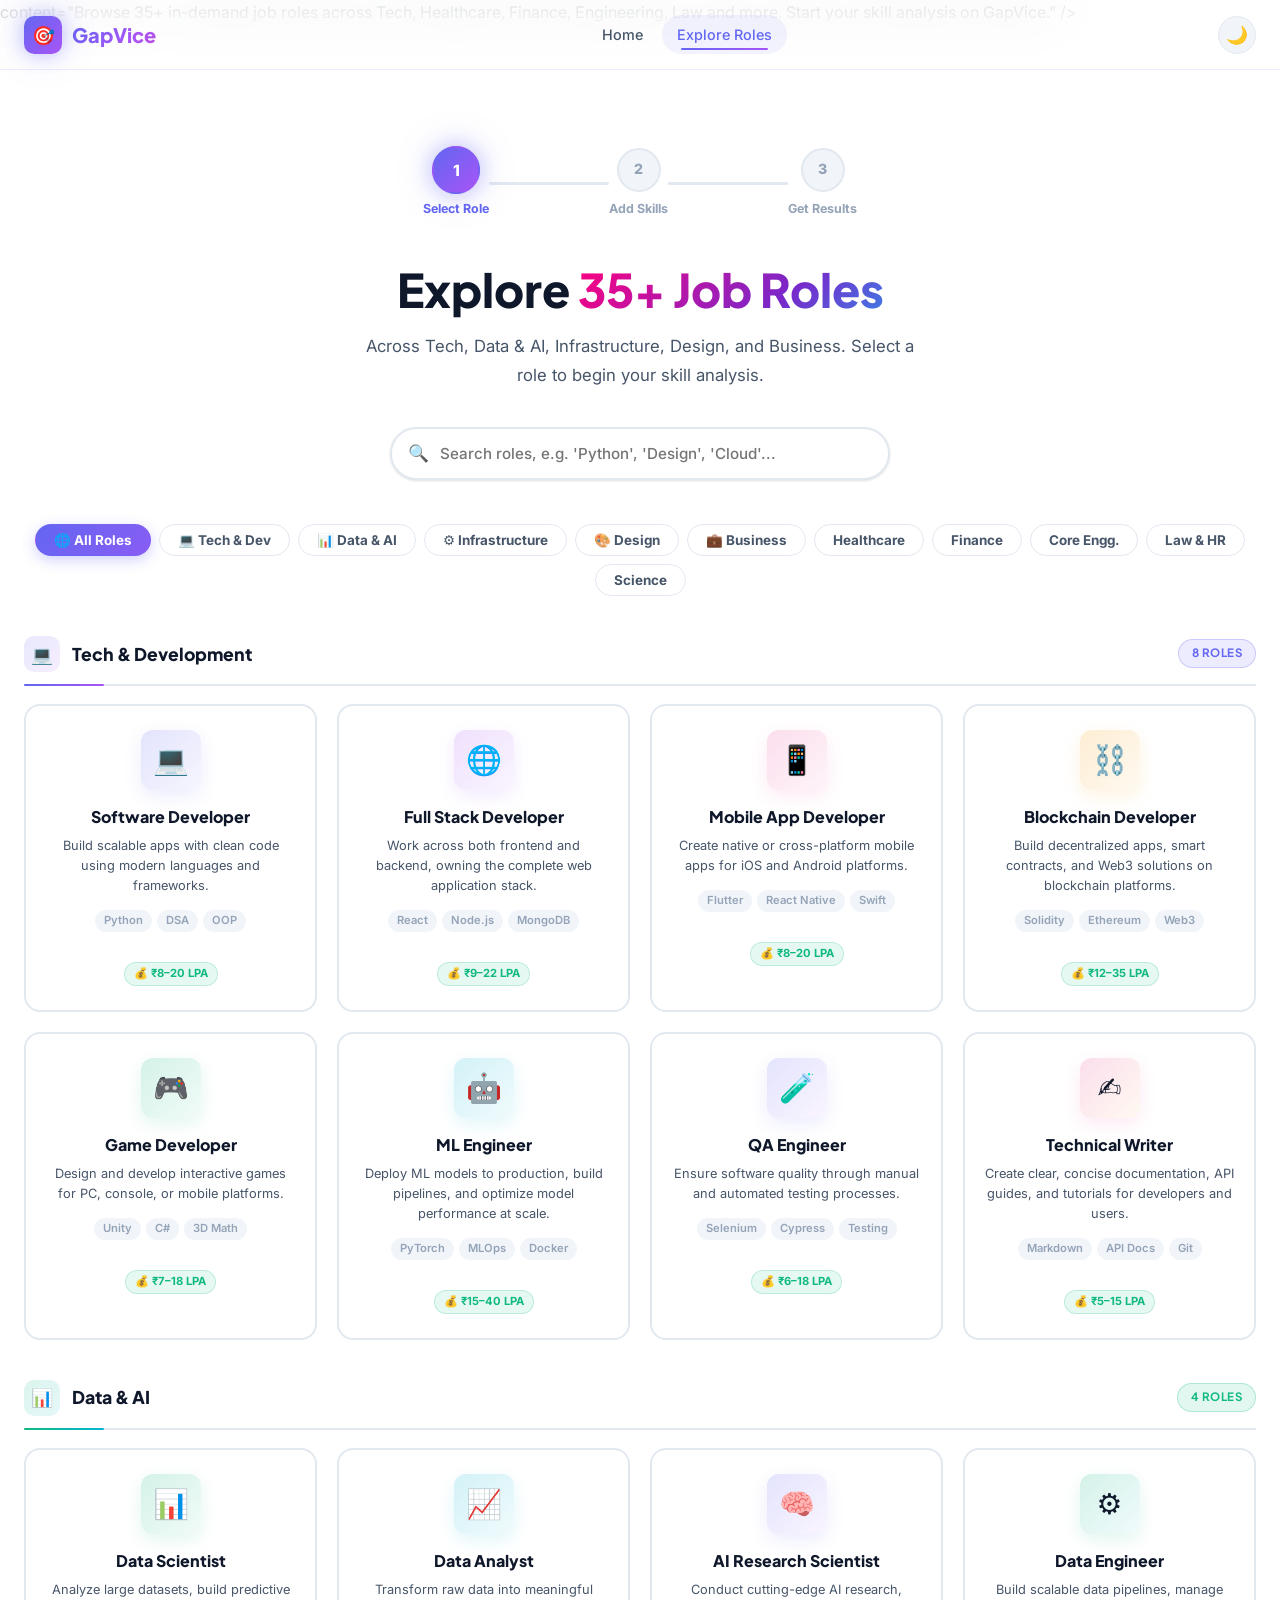
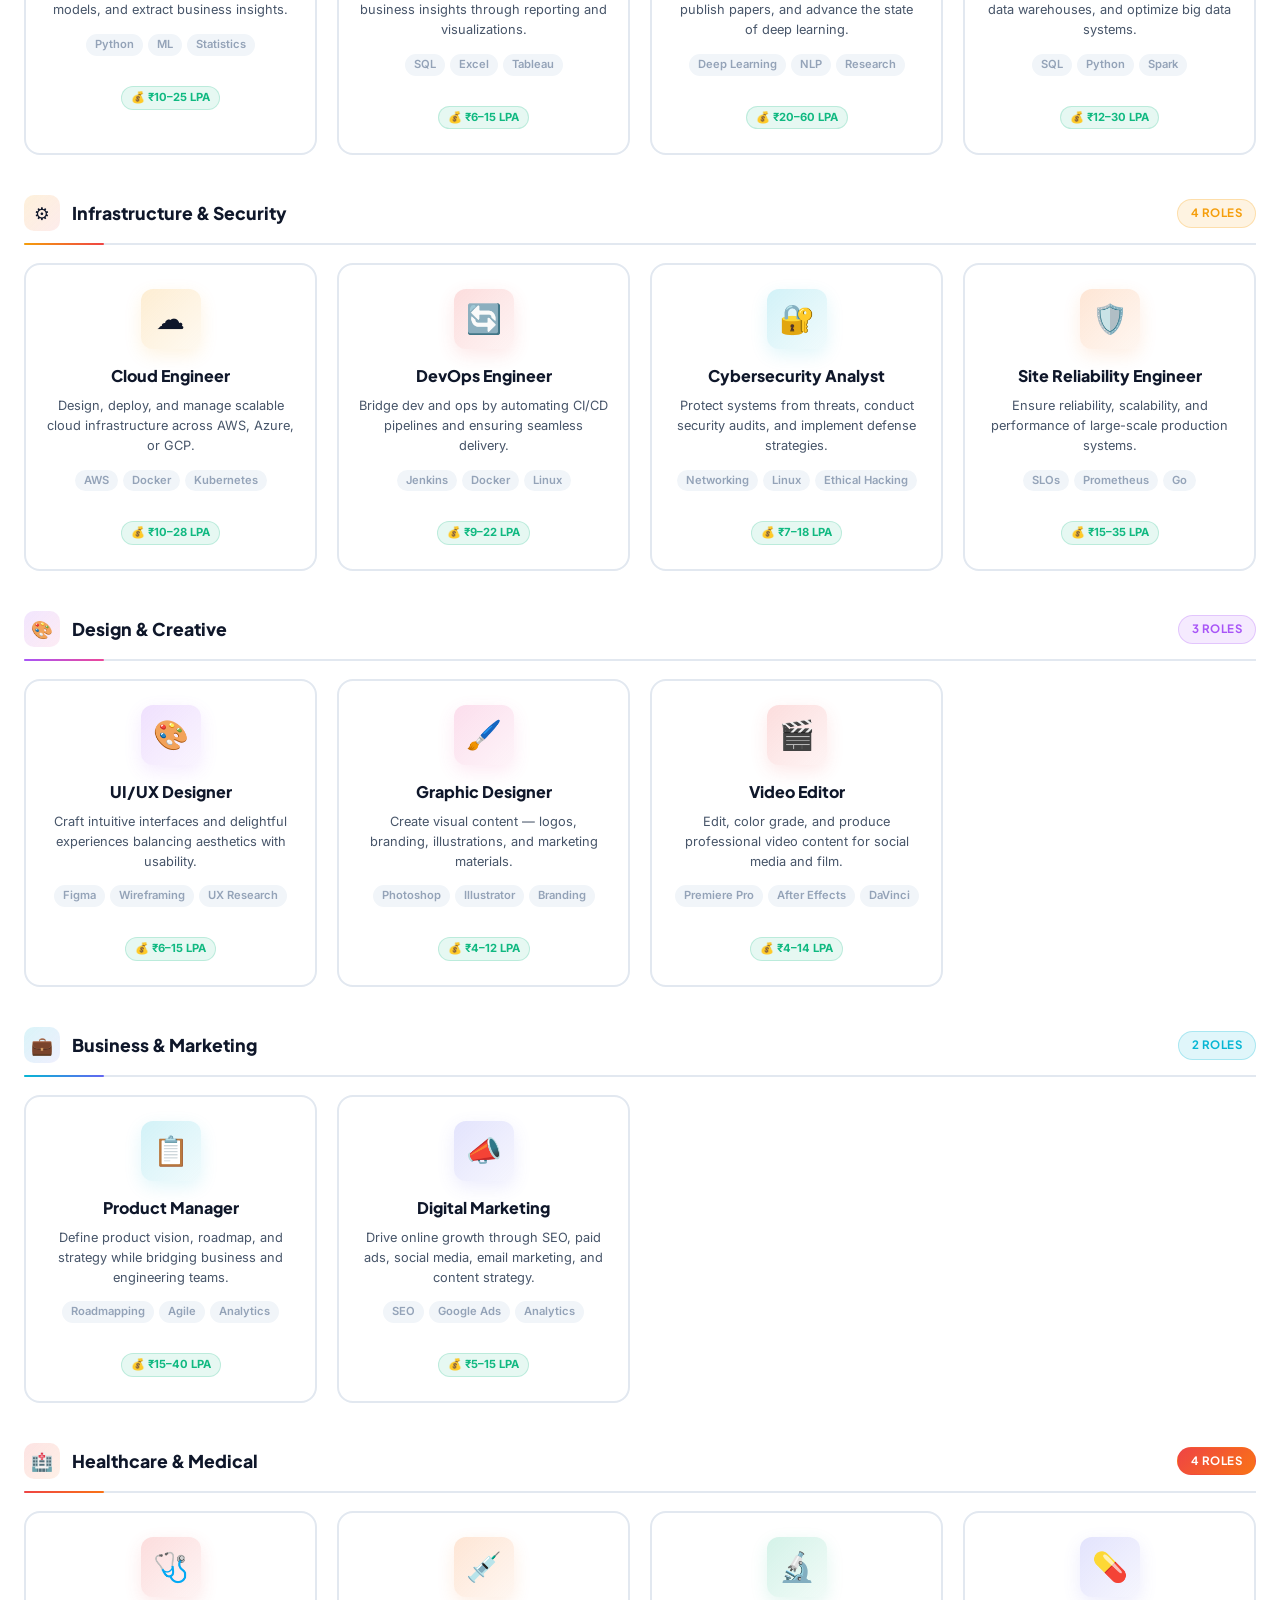
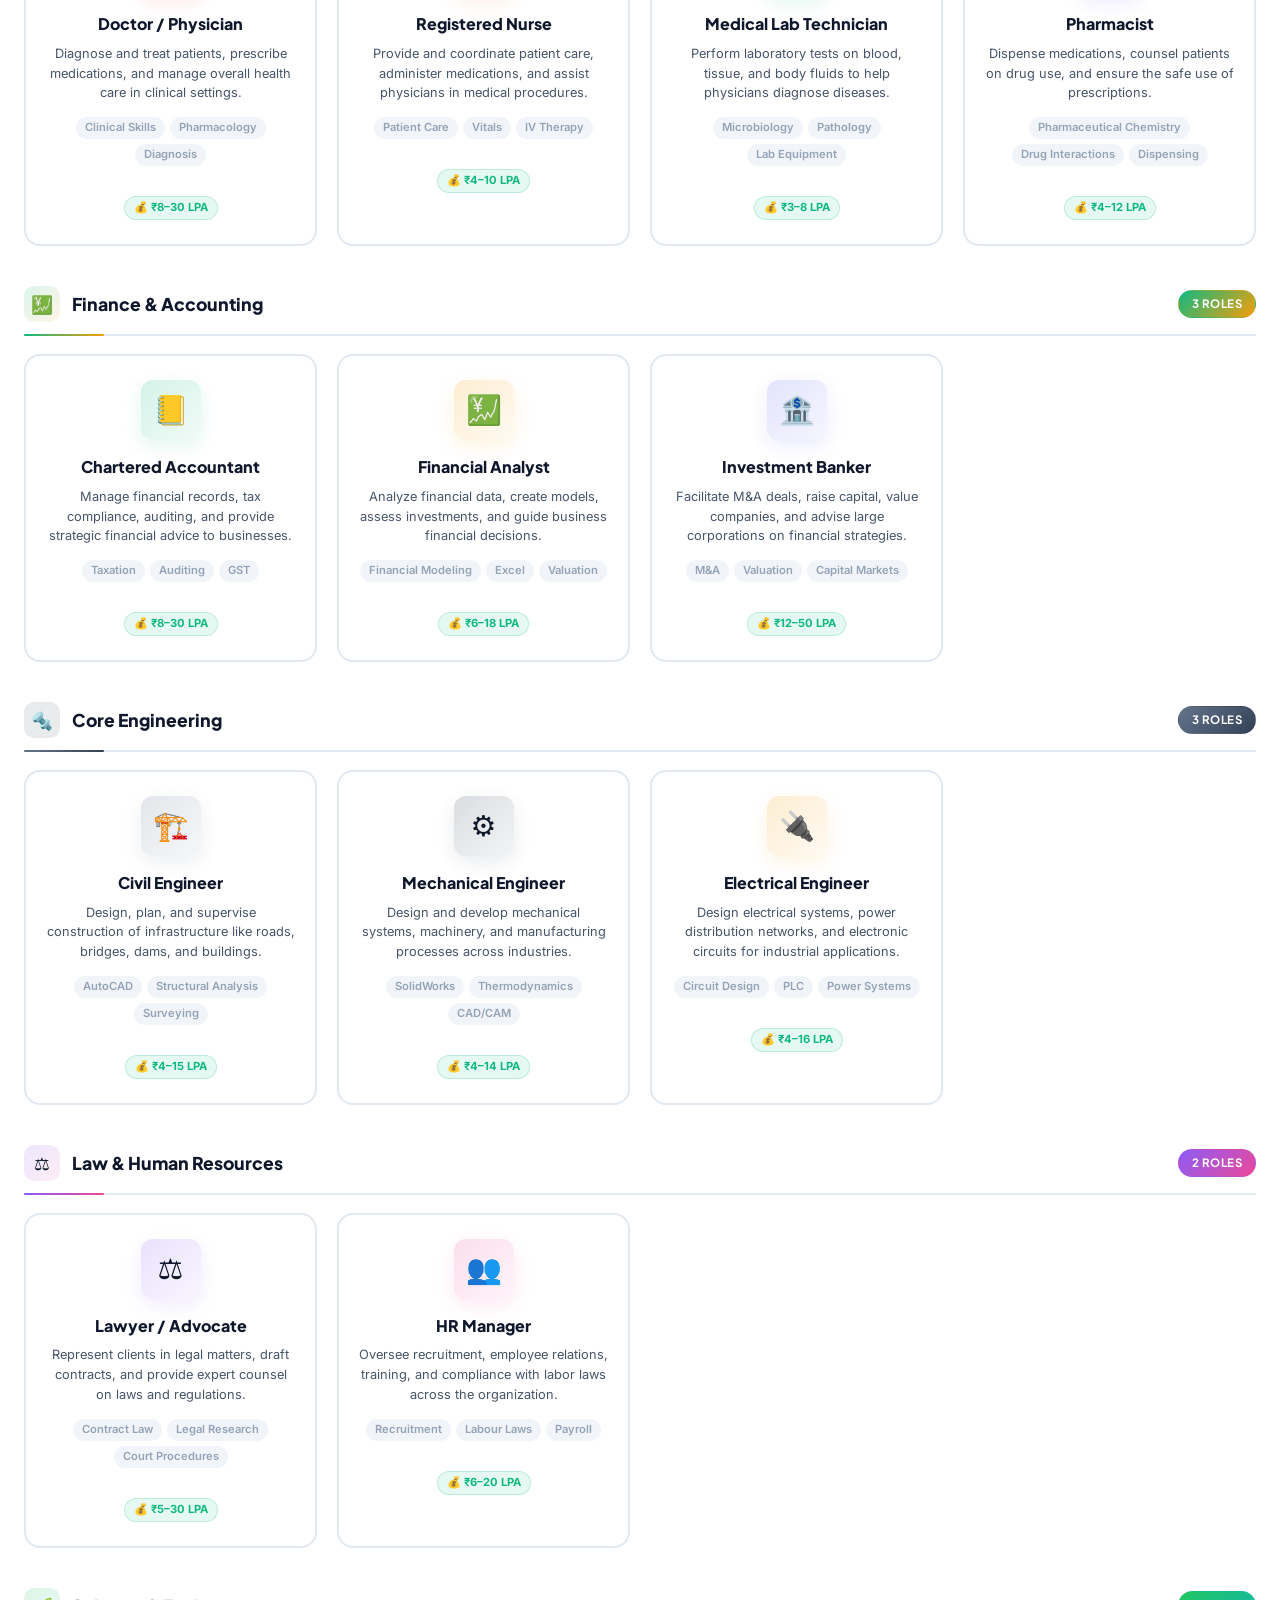
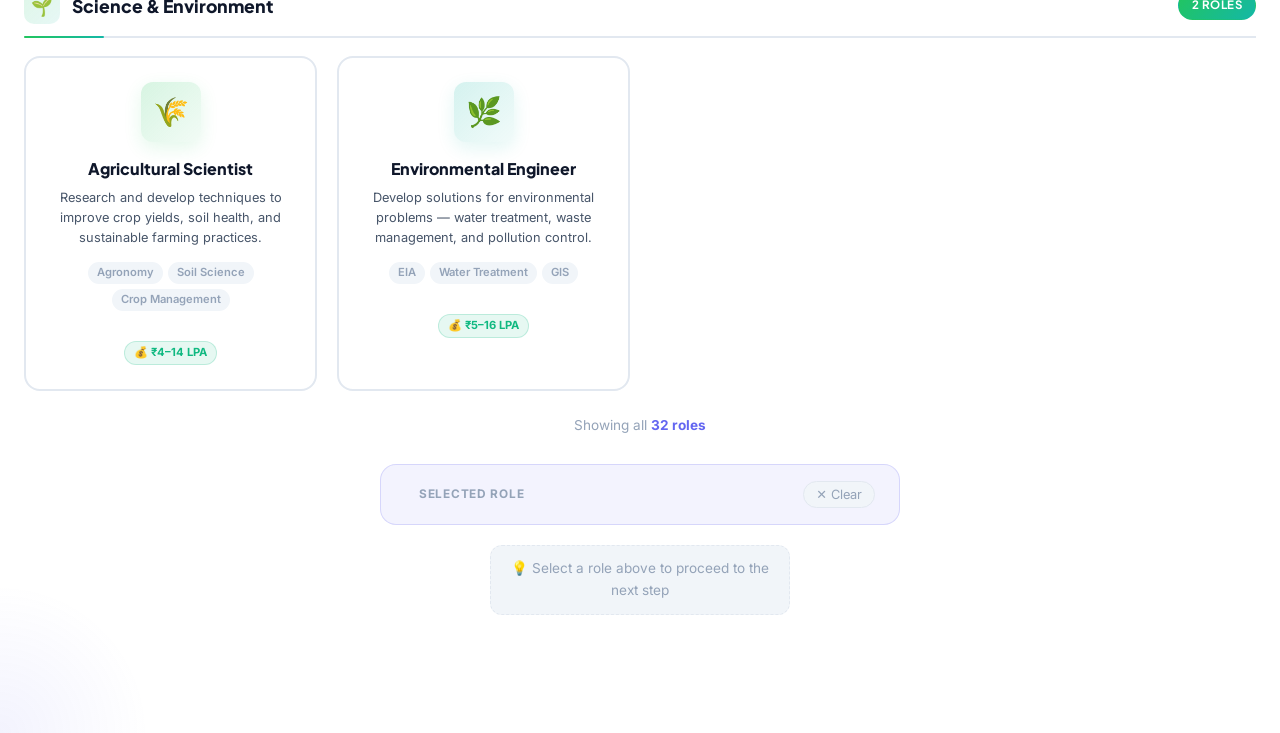
<file: roles.html>
<!DOCTYPE html>
<html lang="en" data-theme="light">

<head>
  <meta charset="UTF-8" />
  <meta name="viewport" content="width=device-width, initial-scale=1.0" />
  <title>Explore Roles — GapVice</title>
  content="Browse 35+ in-demand job roles across Tech, Healthcare, Finance, Engineering, Law and more. Start your skill
  analysis on GapVice." />
  <link rel="stylesheet" href="styles.css?v=3" />
  <link rel="icon"
    href="data:image/svg+xml,<svg xmlns='http://www.w3.org/2000/svg' viewBox='0 0 100 100'><text y='.9em' font-size='90'>🎯</text></svg>" />
  <style>
    .category-label {
      display: flex;
      align-items: center;
      gap: 12px;
      font-family: var(--font-display);
      font-weight: 800;
      font-size: 1.1rem;
      color: var(--text-primary);
      margin: 40px 0 18px;
      padding-bottom: 12px;
      border-bottom: 2px solid var(--border);
      position: relative;
    }

    .category-label::after {
      content: '';
      position: absolute;
      bottom: -2px;
      left: 0;
      width: 80px;
      height: 2px;
      border-radius: 2px;
    }

    .cat-tech::after {
      background: linear-gradient(90deg, #6366f1, #a855f7);
    }

    .cat-data::after {
      background: linear-gradient(90deg, #10b981, #06b6d4);
    }

    .cat-infra::after {
      background: linear-gradient(90deg, #f59e0b, #ef4444);
    }

    .cat-design::after {
      background: linear-gradient(90deg, #a855f7, #ec4899);
    }

    .cat-business::after {
      background: linear-gradient(90deg, #06b6d4, #6366f1);
    }

    .cat-health::after {
      background: linear-gradient(90deg, #ef4444, #f97316);
    }

    .cat-finance::after {
      background: linear-gradient(90deg, #10b981, #f59e0b);
    }

    .cat-coreeng::after {
      background: linear-gradient(90deg, #64748b, #334155);
    }

    .cat-lawhr::after {
      background: linear-gradient(90deg, #8b5cf6, #ec4899);
    }

    .cat-science::after {
      background: linear-gradient(90deg, #22c55e, #14b8a6);
    }

    .cat-icon {
      width: 36px;
      height: 36px;
      border-radius: 10px;
      display: flex;
      align-items: center;
      justify-content: center;
      font-size: 1.1rem;
      flex-shrink: 0;
    }

    .roles-grid-4 {
      display: grid;
      grid-template-columns: repeat(4, 1fr);
      gap: 20px;
    }

    @media(max-width:1100px) {
      .roles-grid-4 {
        grid-template-columns: repeat(3, 1fr);
      }
    }

    @media(max-width:768px) {
      .roles-grid-4 {
        grid-template-columns: repeat(2, 1fr);
      }
    }

    @media(max-width:480px) {
      .roles-grid-4 {
        grid-template-columns: 1fr;
      }
    }

    .role-card-sm {
      background: var(--bg-card);
      border: 2px solid var(--border);
      border-radius: var(--radius-md);
      padding: 24px 20px;
      cursor: pointer;
      transition: transform .35s var(--t-bounce), box-shadow .35s ease, border-color .25s ease;
      position: relative;
      overflow: hidden;
      text-align: center;
    }

    .role-card-sm:hover {
      transform: translateY(-8px) scale(1.02);
    }

    .role-card-sm.selected {
      border-width: 2px;
    }

    .role-card-sm.selected::after {
      content: '✓';
      position: absolute;
      top: 10px;
      right: 10px;
      width: 22px;
      height: 22px;
      border-radius: 50%;
      background: var(--grad-mint);
      color: #fff;
      font-size: .65rem;
      font-weight: 800;
      display: flex;
      align-items: center;
      justify-content: center;
      animation: bounceIn .4s cubic-bezier(.34, 1.56, .64, 1);
    }

    .role-card-sm .role-icon-wrap {
      width: 60px;
      height: 60px;
      border-radius: var(--radius);
      margin: 0 auto 14px;
      display: flex;
      align-items: center;
      justify-content: center;
      font-size: 1.8rem;
      transition: var(--t-bounce);
    }

    .role-card-sm:hover .role-icon-wrap {
      transform: scale(1.18) rotate(-6deg);
    }

    .role-card-sm .role-title {
      font-family: var(--font-display);
      font-weight: 800;
      font-size: 1rem;
      margin-bottom: 7px;
    }

    .role-card-sm .role-desc {
      font-size: .8rem;
      color: var(--text-secondary);
      line-height: 1.55;
      margin-bottom: 14px;
    }

    .role-card-sm .role-tags {
      display: flex;
      gap: 5px;
      flex-wrap: wrap;
      justify-content: center;
    }

    .role-card-sm .role-tag {
      padding: 2px 9px;
      border-radius: var(--radius-full);
      background: var(--surface);
      font-size: .7rem;
      font-weight: 600;
      color: var(--text-muted);
      transition: var(--t);
    }

    .role-card-sm:hover .role-tag {
      background: rgba(99, 102, 241, .1);
      color: var(--primary);
    }

    /* Salary pill */
    .salary-pill {
      display: inline-flex;
      align-items: center;
      gap: 4px;
      font-size: .7rem;
      font-weight: 700;
      color: var(--success);
      background: rgba(16, 185, 129, .1);
      border: 1px solid rgba(16, 185, 129, .2);
      padding: 2px 9px;
      border-radius: var(--radius-full);
      margin-top: 10px;
    }

    /* Filter tabs */
    .filter-tabs {
      display: flex;
      gap: 8px;
      flex-wrap: wrap;
      margin-bottom: 8px;
      justify-content: center;
    }

    .filter-tab {
      padding: 7px 18px;
      border-radius: var(--radius-full);
      border: 1.5px solid var(--border);
      font-size: .84rem;
      font-weight: 700;
      color: var(--text-secondary);
      background: var(--bg-card);
      cursor: pointer;
      transition: var(--t-bounce);
    }

    .filter-tab:hover {
      transform: translateY(-2px);
      border-color: var(--primary);
      color: var(--primary);
    }

    .filter-tab.active {
      background: var(--grad-primary);
      background-size: 200%;
      color: #fff;
      border-color: transparent;
      animation: gradientMove 3s ease infinite;
      box-shadow: 0 4px 14px rgba(99, 102, 241, .3);
    }
  </style>
</head>

<body>

  <!-- NAVBAR -->
  <nav class="navbar" id="navbar">
    <div class="nav-container">
      <a href="index.html" class="nav-logo">
        <div class="logo-icon">🎯</div>
        <span>GapVice</span>
      </a>
      <div class="nav-links">
        <a href="index.html" class="nav-link">Home</a>
        <a href="roles.html" class="nav-link active">Explore Roles</a>
        
      </div>
      <div class="nav-actions">
        <button class="btn-dark-mode" id="themeToggle" title="Toggle dark mode">🌙</button>
        <button class="nav-hamburger" id="hamburger" aria-label="Menu">
          <span></span><span></span><span></span>
        </button>
      </div>
    </div>
  </nav>
  <div class="mobile-menu" id="mobileMenu">
    <a href="index.html" class="mobile-nav-link">🏠 Home</a>
    <a href="roles.html" class="mobile-nav-link">💼 Explore Roles</a>
    <a href="courses.html" class="mobile-nav-link">📚 Courses</a>
  </div>

  <main class="roles-page">
    <div class="container">

      <!-- Step Indicator -->
      <div class="step-indicator">
        <div class="step active">
          <div class="step-wrapper">
            <div class="step-circle">1</div>
            <div class="step-label">Select Role</div>
          </div>
        </div>
        <div class="step-line"></div>
        <div class="step">
          <div class="step-wrapper">
            <div class="step-circle">2</div>
            <div class="step-label">Add Skills</div>
          </div>
        </div>
        <div class="step-line"></div>
        <div class="step">
          <div class="step-wrapper">
            <div class="step-circle">3</div>
            <div class="step-label">Get Results</div>
          </div>
        </div>
      </div>

      <!-- Header -->
      <div class="text-center" style="margin-bottom:36px;">
        <h1 class="section-title animate-fade-up">Explore <span class="text-gradient">35+ Job Roles</span></h1>
        <p class="section-desc animate-fade-up animate-delay-1" style="margin:0 auto;">Across Tech, Data & AI,
          Infrastructure, Design, and Business. Select a role to begin your skill analysis.</p>
      </div>

      <!-- Search + Filter -->
      <div class="search-bar animate-fade-up animate-delay-2">
        <span class="search-icon">🔍</span>
        <input type="text" id="roleSearch" placeholder="Search roles, e.g. 'Python', 'Design', 'Cloud'..."
          autocomplete="off" />
      </div>

      <div class="filter-tabs animate-fade-up animate-delay-3" id="filterTabs">
        <button class="filter-tab active" data-cat="all">🌐 All Roles</button>
        <button class="filter-tab" data-cat="tech">💻 Tech & Dev</button>
        <button class="filter-tab" data-cat="data">📊 Data & AI</button>
        <button class="filter-tab" data-cat="infra">⚙️ Infrastructure</button>
        <button class="filter-tab" data-cat="design">🎨 Design</button>
        <button class="filter-tab" data-cat="business">💼 Business</button>
        <button class="filter-tab" data-cat="health">Healthcare</button>
        <button class="filter-tab" data-cat="finance"> Finance</button>
        <button class="filter-tab" data-cat="coreeng"> Core Engg.</button>
        <button class="filter-tab" data-cat="lawhr"> Law & HR</button>
        <button class="filter-tab" data-cat="science">Science</button>
      </div>

      <!-- No results -->
      <div id="noResults" style="display:none;text-align:center;padding:60px 0;">
        <div style="font-size:3rem;margin-bottom:16px;">🔍</div>
        <div style="font-weight:700;font-size:1.1rem;margin-bottom:8px;">No matching roles found</div>
        <div style="color:var(--text-muted);font-size:.9rem;">Try a different search term or filter</div>
      </div>

      <!-- ═══ TECH & DEVELOPMENT ═══ -->
      <div class="category-section" data-cat="tech">
        <div class="category-label cat-tech">
          <div class="cat-icon" style="background:linear-gradient(135deg,rgba(99,102,241,.15),rgba(168,85,247,.1));">💻
          </div>
          Tech & Development
          <span class="badge badge-primary" style="margin-left:auto;font-size:.72rem;">8 Roles</span>
        </div>
        <div class="roles-grid-4">

          <div class="role-card-sm" data-role="Software Developer" data-index="0" data-cat="tech"
            onclick="selectRole(this)" tabindex="0">
            <div class="role-icon-wrap"
              style="background:linear-gradient(135deg,rgba(99,102,241,.18),rgba(99,102,241,.06));box-shadow:0 6px 18px rgba(99,102,241,.12);">
              💻</div>
            <div class="role-title">Software Developer</div>
            <div class="role-desc">Build scalable apps with clean code using modern languages and frameworks.</div>
            <div class="role-tags"><span class="role-tag">Python</span><span class="role-tag">DSA</span><span
                class="role-tag">OOP</span></div>
            <div class="salary-pill">💰 ₹8–20 LPA</div>
          </div>

          <div class="role-card-sm" data-role="Full Stack Developer" data-index="1" data-cat="tech"
            onclick="selectRole(this)" tabindex="0">
            <div class="role-icon-wrap"
              style="background:linear-gradient(135deg,rgba(168,85,247,.18),rgba(168,85,247,.06));box-shadow:0 6px 18px rgba(168,85,247,.12);">
              🌐</div>
            <div class="role-title">Full Stack Developer</div>
            <div class="role-desc">Work across both frontend and backend, owning the complete web application stack.
            </div>
            <div class="role-tags"><span class="role-tag">React</span><span class="role-tag">Node.js</span><span
                class="role-tag">MongoDB</span></div>
            <div class="salary-pill">💰 ₹9–22 LPA</div>
          </div>

          <div class="role-card-sm" data-role="Mobile App Developer" data-index="2" data-cat="tech"
            onclick="selectRole(this)" tabindex="0">
            <div class="role-icon-wrap"
              style="background:linear-gradient(135deg,rgba(236,72,153,.18),rgba(236,72,153,.06));box-shadow:0 6px 18px rgba(236,72,153,.12);">
              📱</div>
            <div class="role-title">Mobile App Developer</div>
            <div class="role-desc">Create native or cross-platform mobile apps for iOS and Android platforms.</div>
            <div class="role-tags"><span class="role-tag">Flutter</span><span class="role-tag">React Native</span><span
                class="role-tag">Swift</span></div>
            <div class="salary-pill">💰 ₹8–20 LPA</div>
          </div>

          <div class="role-card-sm" data-role="Blockchain Developer" data-index="3" data-cat="tech"
            onclick="selectRole(this)" tabindex="0">
            <div class="role-icon-wrap"
              style="background:linear-gradient(135deg,rgba(245,158,11,.18),rgba(245,158,11,.06));box-shadow:0 6px 18px rgba(245,158,11,.12);">
              ⛓️</div>
            <div class="role-title">Blockchain Developer</div>
            <div class="role-desc">Build decentralized apps, smart contracts, and Web3 solutions on blockchain
              platforms.</div>
            <div class="role-tags"><span class="role-tag">Solidity</span><span class="role-tag">Ethereum</span><span
                class="role-tag">Web3</span></div>
            <div class="salary-pill">💰 ₹12–35 LPA</div>
          </div>

          <div class="role-card-sm" data-role="Game Developer" data-index="4" data-cat="tech" onclick="selectRole(this)"
            tabindex="0">
            <div class="role-icon-wrap"
              style="background:linear-gradient(135deg,rgba(16,185,129,.18),rgba(16,185,129,.06));box-shadow:0 6px 18px rgba(16,185,129,.12);">
              🎮</div>
            <div class="role-title">Game Developer</div>
            <div class="role-desc">Design and develop interactive games for PC, console, or mobile platforms.</div>
            <div class="role-tags"><span class="role-tag">Unity</span><span class="role-tag">C#</span><span
                class="role-tag">3D Math</span></div>
            <div class="salary-pill">💰 ₹7–18 LPA</div>
          </div>

          <div class="role-card-sm" data-role="Machine Learning Engineer" data-index="5" data-cat="tech"
            onclick="selectRole(this)" tabindex="0">
            <div class="role-icon-wrap"
              style="background:linear-gradient(135deg,rgba(6,182,212,.18),rgba(6,182,212,.06));box-shadow:0 6px 18px rgba(6,182,212,.12);">
              🤖</div>
            <div class="role-title">ML Engineer</div>
            <div class="role-desc">Deploy ML models to production, build pipelines, and optimize model performance at
              scale.</div>
            <div class="role-tags"><span class="role-tag">PyTorch</span><span class="role-tag">MLOps</span><span
                class="role-tag">Docker</span></div>
            <div class="salary-pill">💰 ₹15–40 LPA</div>
          </div>

          <div class="role-card-sm" data-role="QA Engineer" data-index="32" data-cat="tech" onclick="selectRole(this)"
            tabindex="0">
            <div class="role-icon-wrap"
              style="background:linear-gradient(135deg,rgba(99,102,241,.18),rgba(168,85,247,.06));box-shadow:0 6px 18px rgba(99,102,241,.12);">
              🧪</div>
            <div class="role-title">QA Engineer</div>
            <div class="role-desc">Ensure software quality through manual and automated testing processes.</div>
            <div class="role-tags"><span class="role-tag">Selenium</span><span class="role-tag">Cypress</span><span
                class="role-tag">Testing</span></div>
            <div class="salary-pill">💰 ₹6–18 LPA</div>
          </div>

          <div class="role-card-sm" data-role="Technical Writer" data-index="33" data-cat="tech"
            onclick="selectRole(this)" tabindex="0">
            <div class="role-icon-wrap"
              style="background:linear-gradient(135deg,rgba(236,72,153,.18),rgba(245,158,11,.06));box-shadow:0 6px 18px rgba(236,72,153,.12);">
              ✍️</div>
            <div class="role-title">Technical Writer</div>
            <div class="role-desc">Create clear, concise documentation, API guides, and tutorials for developers and
              users.</div>
            <div class="role-tags"><span class="role-tag">Markdown</span><span class="role-tag">API Docs</span><span
                class="role-tag">Git</span></div>
            <div class="salary-pill">💰 ₹5–15 LPA</div>
          </div>

        </div>
      </div>

      <!-- ═══ DATA & AI ═══ -->
      <div class="category-section" data-cat="data">
        <div class="category-label cat-data">
          <div class="cat-icon" style="background:linear-gradient(135deg,rgba(16,185,129,.15),rgba(6,182,212,.1));">📊
          </div>
          Data & AI
          <span class="badge badge-success" style="margin-left:auto;font-size:.72rem;">4 Roles</span>
        </div>
        <div class="roles-grid-4">

          <div class="role-card-sm" data-role="Data Scientist" data-index="6" data-cat="data" onclick="selectRole(this)"
            tabindex="0">
            <div class="role-icon-wrap"
              style="background:linear-gradient(135deg,rgba(16,185,129,.18),rgba(16,185,129,.06));box-shadow:0 6px 18px rgba(16,185,129,.12);">
              📊</div>
            <div class="role-title">Data Scientist</div>
            <div class="role-desc">Analyze large datasets, build predictive models, and extract business insights.</div>
            <div class="role-tags"><span class="role-tag">Python</span><span class="role-tag">ML</span><span
                class="role-tag">Statistics</span></div>
            <div class="salary-pill">💰 ₹10–25 LPA</div>
          </div>

          <div class="role-card-sm" data-role="Data Analyst" data-index="7" data-cat="data" onclick="selectRole(this)"
            tabindex="0">
            <div class="role-icon-wrap"
              style="background:linear-gradient(135deg,rgba(6,182,212,.18),rgba(6,182,212,.06));box-shadow:0 6px 18px rgba(6,182,212,.12);">
              📈</div>
            <div class="role-title">Data Analyst</div>
            <div class="role-desc">Transform raw data into meaningful business insights through reporting and
              visualizations.</div>
            <div class="role-tags"><span class="role-tag">SQL</span><span class="role-tag">Excel</span><span
                class="role-tag">Tableau</span></div>
            <div class="salary-pill">💰 ₹6–15 LPA</div>
          </div>

          <div class="role-card-sm" data-role="AI Research Scientist" data-index="8" data-cat="data"
            onclick="selectRole(this)" tabindex="0">
            <div class="role-icon-wrap"
              style="background:linear-gradient(135deg,rgba(99,102,241,.18),rgba(168,85,247,.06));box-shadow:0 6px 18px rgba(99,102,241,.12);">
              🧠</div>
            <div class="role-title">AI Research Scientist</div>
            <div class="role-desc">Conduct cutting-edge AI research, publish papers, and advance the state of deep
              learning.</div>
            <div class="role-tags"><span class="role-tag">Deep Learning</span><span class="role-tag">NLP</span><span
                class="role-tag">Research</span></div>
            <div class="salary-pill">💰 ₹20–60 LPA</div>
          </div>

          <div class="role-card-sm" data-role="Data Engineer" data-index="34" data-cat="data" onclick="selectRole(this)"
            tabindex="0">
            <div class="role-icon-wrap"
              style="background:linear-gradient(135deg,rgba(16,185,129,.18),rgba(6,182,212,.06));box-shadow:0 6px 18px rgba(16,185,129,.12);">
              ⚙️</div>
            <div class="role-title">Data Engineer</div>
            <div class="role-desc">Build scalable data pipelines, manage data warehouses, and optimize big data systems.
            </div>
            <div class="role-tags"><span class="role-tag">SQL</span><span class="role-tag">Python</span><span
                class="role-tag">Spark</span></div>
            <div class="salary-pill">💰 ₹12–30 LPA</div>
          </div>

        </div>
      </div>

      <!-- ═══ INFRASTRUCTURE ═══ -->
      <div class="category-section" data-cat="infra">
        <div class="category-label cat-infra">
          <div class="cat-icon" style="background:linear-gradient(135deg,rgba(245,158,11,.15),rgba(239,68,68,.1));">⚙️
          </div>
          Infrastructure & Security
          <span class="badge badge-warning" style="margin-left:auto;font-size:.72rem;">4 Roles</span>
        </div>
        <div class="roles-grid-4">

          <div class="role-card-sm" data-role="Cloud Engineer" data-index="9" data-cat="infra"
            onclick="selectRole(this)" tabindex="0">
            <div class="role-icon-wrap"
              style="background:linear-gradient(135deg,rgba(245,158,11,.18),rgba(245,158,11,.06));box-shadow:0 6px 18px rgba(245,158,11,.12);">
              ☁️</div>
            <div class="role-title">Cloud Engineer</div>
            <div class="role-desc">Design, deploy, and manage scalable cloud infrastructure across AWS, Azure, or GCP.
            </div>
            <div class="role-tags"><span class="role-tag">AWS</span><span class="role-tag">Docker</span><span
                class="role-tag">Kubernetes</span></div>
            <div class="salary-pill">💰 ₹10–28 LPA</div>
          </div>

          <div class="role-card-sm" data-role="DevOps Engineer" data-index="10" data-cat="infra"
            onclick="selectRole(this)" tabindex="0">
            <div class="role-icon-wrap"
              style="background:linear-gradient(135deg,rgba(239,68,68,.18),rgba(239,68,68,.06));box-shadow:0 6px 18px rgba(239,68,68,.12);">
              🔄</div>
            <div class="role-title">DevOps Engineer</div>
            <div class="role-desc">Bridge dev and ops by automating CI/CD pipelines and ensuring seamless delivery.
            </div>
            <div class="role-tags"><span class="role-tag">Jenkins</span><span class="role-tag">Docker</span><span
                class="role-tag">Linux</span></div>
            <div class="salary-pill">💰 ₹9–22 LPA</div>
          </div>

          <div class="role-card-sm" data-role="Cybersecurity Analyst" data-index="11" data-cat="infra"
            onclick="selectRole(this)" tabindex="0">
            <div class="role-icon-wrap"
              style="background:linear-gradient(135deg,rgba(6,182,212,.18),rgba(6,182,212,.06));box-shadow:0 6px 18px rgba(6,182,212,.12);">
              🔐</div>
            <div class="role-title">Cybersecurity Analyst</div>
            <div class="role-desc">Protect systems from threats, conduct security audits, and implement defense
              strategies.</div>
            <div class="role-tags"><span class="role-tag">Networking</span><span class="role-tag">Linux</span><span
                class="role-tag">Ethical Hacking</span></div>
            <div class="salary-pill">💰 ₹7–18 LPA</div>
          </div>

          <div class="role-card-sm" data-role="Site Reliability Engineer" data-index="12" data-cat="infra"
            onclick="selectRole(this)" tabindex="0">
            <div class="role-icon-wrap"
              style="background:linear-gradient(135deg,rgba(249,115,22,.18),rgba(249,115,22,.06));box-shadow:0 6px 18px rgba(249,115,22,.12);">
              🛡️</div>
            <div class="role-title">Site Reliability Engineer</div>
            <div class="role-desc">Ensure reliability, scalability, and performance of large-scale production systems.
            </div>
            <div class="role-tags"><span class="role-tag">SLOs</span><span class="role-tag">Prometheus</span><span
                class="role-tag">Go</span></div>
            <div class="salary-pill">💰 ₹15–35 LPA</div>
          </div>

        </div>
      </div>

      <!-- ═══ DESIGN & CREATIVE ═══ -->
      <div class="category-section" data-cat="design">
        <div class="category-label cat-design">
          <div class="cat-icon" style="background:linear-gradient(135deg,rgba(168,85,247,.15),rgba(236,72,153,.1));">🎨
          </div>
          Design & Creative
          <span class="badge badge-purple" style="margin-left:auto;font-size:.72rem;">3 Roles</span>
        </div>
        <div class="roles-grid-4">

          <div class="role-card-sm" data-role="UI/UX Designer" data-index="13" data-cat="design"
            onclick="selectRole(this)" tabindex="0">
            <div class="role-icon-wrap"
              style="background:linear-gradient(135deg,rgba(168,85,247,.18),rgba(168,85,247,.06));box-shadow:0 6px 18px rgba(168,85,247,.12);">
              🎨</div>
            <div class="role-title">UI/UX Designer</div>
            <div class="role-desc">Craft intuitive interfaces and delightful experiences balancing aesthetics with
              usability.</div>
            <div class="role-tags"><span class="role-tag">Figma</span><span class="role-tag">Wireframing</span><span
                class="role-tag">UX Research</span></div>
            <div class="salary-pill">💰 ₹6–15 LPA</div>
          </div>

          <div class="role-card-sm" data-role="Graphic Designer" data-index="14" data-cat="design"
            onclick="selectRole(this)" tabindex="0">
            <div class="role-icon-wrap"
              style="background:linear-gradient(135deg,rgba(236,72,153,.18),rgba(236,72,153,.06));box-shadow:0 6px 18px rgba(236,72,153,.12);">
              🖌️</div>
            <div class="role-title">Graphic Designer</div>
            <div class="role-desc">Create visual content — logos, branding, illustrations, and marketing materials.
            </div>
            <div class="role-tags"><span class="role-tag">Photoshop</span><span class="role-tag">Illustrator</span><span
                class="role-tag">Branding</span></div>
            <div class="salary-pill">💰 ₹4–12 LPA</div>
          </div>

          <div class="role-card-sm" data-role="Video Editor" data-index="15" data-cat="design"
            onclick="selectRole(this)" tabindex="0">
            <div class="role-icon-wrap"
              style="background:linear-gradient(135deg,rgba(239,68,68,.18),rgba(239,68,68,.06));box-shadow:0 6px 18px rgba(239,68,68,.12);">
              🎬</div>
            <div class="role-title">Video Editor</div>
            <div class="role-desc">Edit, color grade, and produce professional video content for social media and film.
            </div>
            <div class="role-tags"><span class="role-tag">Premiere Pro</span><span class="role-tag">After
                Effects</span><span class="role-tag">DaVinci</span></div>
            <div class="salary-pill">💰 ₹4–14 LPA</div>
          </div>

        </div>
      </div>

      <!-- ═══ BUSINESS ═══ -->
      <div class="category-section" data-cat="business">
        <div class="category-label cat-business">
          <div class="cat-icon" style="background:linear-gradient(135deg,rgba(6,182,212,.15),rgba(99,102,241,.1));">💼
          </div>
          Business & Marketing
          <span class="badge badge-cyan" style="margin-left:auto;font-size:.72rem;">2 Roles</span>
        </div>
        <div class="roles-grid-4">

          <div class="role-card-sm" data-role="Product Manager" data-index="16" data-cat="business"
            onclick="selectRole(this)" tabindex="0">
            <div class="role-icon-wrap"
              style="background:linear-gradient(135deg,rgba(6,182,212,.18),rgba(6,182,212,.06));box-shadow:0 6px 18px rgba(6,182,212,.12);">
              📋</div>
            <div class="role-title">Product Manager</div>
            <div class="role-desc">Define product vision, roadmap, and strategy while bridging business and engineering
              teams.</div>
            <div class="role-tags"><span class="role-tag">Roadmapping</span><span class="role-tag">Agile</span><span
                class="role-tag">Analytics</span></div>
            <div class="salary-pill">💰 ₹15–40 LPA</div>
          </div>

          <div class="role-card-sm" data-role="Digital Marketing Specialist" data-index="17" data-cat="business"
            onclick="selectRole(this)" tabindex="0">
            <div class="role-icon-wrap"
              style="background:linear-gradient(135deg,rgba(99,102,241,.18),rgba(99,102,241,.06));box-shadow:0 6px 18px rgba(99,102,241,.12);">
              📣</div>
            <div class="role-title">Digital Marketing</div>
            <div class="role-desc">Drive online growth through SEO, paid ads, social media, email marketing, and content
              strategy.</div>
            <div class="role-tags"><span class="role-tag">SEO</span><span class="role-tag">Google Ads</span><span
                class="role-tag">Analytics</span></div>
            <div class="salary-pill">💰 ₹5–15 LPA</div>
          </div>

        </div>
      </div>

      <!-- ═══ HEALTHCARE & MEDICAL ═══ -->
      <div class="category-section" data-cat="health">
        <div class="category-label cat-health">
          <div class="cat-icon" style="background:linear-gradient(135deg,rgba(239,68,68,.15),rgba(249,115,22,.1));">🏥
          </div>
          Healthcare &amp; Medical
          <span class="badge"
            style="margin-left:auto;font-size:.72rem;background:linear-gradient(135deg,#ef4444,#f97316);color:#fff;">4
            Roles</span>
        </div>
        <div class="roles-grid-4">

          <div class="role-card-sm" data-role="Doctor / Physician" data-index="18" data-cat="health"
            onclick="selectRole(this)" tabindex="0">
            <div class="role-icon-wrap"
              style="background:linear-gradient(135deg,rgba(239,68,68,.18),rgba(239,68,68,.06));box-shadow:0 6px 18px rgba(239,68,68,.12);">
              🩺</div>
            <div class="role-title">Doctor / Physician</div>
            <div class="role-desc">Diagnose and treat patients, prescribe medications, and manage overall health care in
              clinical settings.</div>
            <div class="role-tags"><span class="role-tag">Clinical Skills</span><span
                class="role-tag">Pharmacology</span><span class="role-tag">Diagnosis</span></div>
            <div class="salary-pill">💰 ₹8–30 LPA</div>
          </div>

          <div class="role-card-sm" data-role="Registered Nurse" data-index="19" data-cat="health"
            onclick="selectRole(this)" tabindex="0">
            <div class="role-icon-wrap"
              style="background:linear-gradient(135deg,rgba(249,115,22,.18),rgba(249,115,22,.06));box-shadow:0 6px 18px rgba(249,115,22,.12);">
              💉</div>
            <div class="role-title">Registered Nurse</div>
            <div class="role-desc">Provide and coordinate patient care, administer medications, and assist physicians in
              medical procedures.</div>
            <div class="role-tags"><span class="role-tag">Patient Care</span><span class="role-tag">Vitals</span><span
                class="role-tag">IV Therapy</span></div>
            <div class="salary-pill">💰 ₹4–10 LPA</div>
          </div>

          <div class="role-card-sm" data-role="Medical Lab Technician" data-index="20" data-cat="health"
            onclick="selectRole(this)" tabindex="0">
            <div class="role-icon-wrap"
              style="background:linear-gradient(135deg,rgba(16,185,129,.18),rgba(16,185,129,.06));box-shadow:0 6px 18px rgba(16,185,129,.12);">
              🔬</div>
            <div class="role-title">Medical Lab Technician</div>
            <div class="role-desc">Perform laboratory tests on blood, tissue, and body fluids to help physicians
              diagnose diseases.</div>
            <div class="role-tags"><span class="role-tag">Microbiology</span><span
                class="role-tag">Pathology</span><span class="role-tag">Lab Equipment</span></div>
            <div class="salary-pill">💰 ₹3–8 LPA</div>
          </div>

          <div class="role-card-sm" data-role="Pharmacist" data-index="21" data-cat="health" onclick="selectRole(this)"
            tabindex="0">
            <div class="role-icon-wrap"
              style="background:linear-gradient(135deg,rgba(99,102,241,.18),rgba(99,102,241,.06));box-shadow:0 6px 18px rgba(99,102,241,.12);">
              💊</div>
            <div class="role-title">Pharmacist</div>
            <div class="role-desc">Dispense medications, counsel patients on drug use, and ensure the safe use of
              prescriptions.</div>
            <div class="role-tags"><span class="role-tag">Pharmaceutical Chemistry</span><span class="role-tag">Drug
                Interactions</span><span class="role-tag">Dispensing</span></div>
            <div class="salary-pill">💰 ₹4–12 LPA</div>
          </div>

        </div>
      </div>

      <!-- ═══ FINANCE & ACCOUNTING ═══ -->
      <div class="category-section" data-cat="finance">
        <div class="category-label cat-finance">
          <div class="cat-icon" style="background:linear-gradient(135deg,rgba(16,185,129,.15),rgba(245,158,11,.1));">💹
          </div>
          Finance &amp; Accounting
          <span class="badge"
            style="margin-left:auto;font-size:.72rem;background:linear-gradient(135deg,#10b981,#f59e0b);color:#fff;">3
            Roles</span>
        </div>
        <div class="roles-grid-4">

          <div class="role-card-sm" data-role="Chartered Accountant" data-index="22" data-cat="finance"
            onclick="selectRole(this)" tabindex="0">
            <div class="role-icon-wrap"
              style="background:linear-gradient(135deg,rgba(16,185,129,.18),rgba(16,185,129,.06));box-shadow:0 6px 18px rgba(16,185,129,.12);">
              📒</div>
            <div class="role-title">Chartered Accountant</div>
            <div class="role-desc">Manage financial records, tax compliance, auditing, and provide strategic financial
              advice to businesses.</div>
            <div class="role-tags"><span class="role-tag">Taxation</span><span class="role-tag">Auditing</span><span
                class="role-tag">GST</span></div>
            <div class="salary-pill">💰 ₹8–30 LPA</div>
          </div>

          <div class="role-card-sm" data-role="Financial Analyst" data-index="23" data-cat="finance"
            onclick="selectRole(this)" tabindex="0">
            <div class="role-icon-wrap"
              style="background:linear-gradient(135deg,rgba(245,158,11,.18),rgba(245,158,11,.06));box-shadow:0 6px 18px rgba(245,158,11,.12);">
              💹</div>
            <div class="role-title">Financial Analyst</div>
            <div class="role-desc">Analyze financial data, create models, assess investments, and guide business
              financial decisions.</div>
            <div class="role-tags"><span class="role-tag">Financial Modeling</span><span
                class="role-tag">Excel</span><span class="role-tag">Valuation</span></div>
            <div class="salary-pill">💰 ₹6–18 LPA</div>
          </div>

          <div class="role-card-sm" data-role="Investment Banker" data-index="24" data-cat="finance"
            onclick="selectRole(this)" tabindex="0">
            <div class="role-icon-wrap"
              style="background:linear-gradient(135deg,rgba(99,102,241,.18),rgba(99,102,241,.06));box-shadow:0 6px 18px rgba(99,102,241,.12);">
              🏦</div>
            <div class="role-title">Investment Banker</div>
            <div class="role-desc">Facilitate M&amp;A deals, raise capital, value companies, and advise large
              corporations on financial strategies.</div>
            <div class="role-tags"><span class="role-tag">M&amp;A</span><span class="role-tag">Valuation</span><span
                class="role-tag">Capital Markets</span></div>
            <div class="salary-pill">💰 ₹12–50 LPA</div>
          </div>

        </div>
      </div>

      <!-- ═══ CORE ENGINEERING ═══ -->
      <div class="category-section" data-cat="coreeng">
        <div class="category-label cat-coreeng">
          <div class="cat-icon" style="background:linear-gradient(135deg,rgba(100,116,139,.15),rgba(51,65,85,.1));">🔩
          </div>
          Core Engineering
          <span class="badge"
            style="margin-left:auto;font-size:.72rem;background:linear-gradient(135deg,#64748b,#334155);color:#fff;">3
            Roles</span>
        </div>
        <div class="roles-grid-4">

          <div class="role-card-sm" data-role="Civil Engineer" data-index="25" data-cat="coreeng"
            onclick="selectRole(this)" tabindex="0">
            <div class="role-icon-wrap"
              style="background:linear-gradient(135deg,rgba(100,116,139,.18),rgba(100,116,139,.06));box-shadow:0 6px 18px rgba(100,116,139,.12);">
              🏗️</div>
            <div class="role-title">Civil Engineer</div>
            <div class="role-desc">Design, plan, and supervise construction of infrastructure like roads, bridges, dams,
              and buildings.</div>
            <div class="role-tags"><span class="role-tag">AutoCAD</span><span class="role-tag">Structural
                Analysis</span><span class="role-tag">Surveying</span></div>
            <div class="salary-pill">💰 ₹4–15 LPA</div>
          </div>

          <div class="role-card-sm" data-role="Mechanical Engineer" data-index="26" data-cat="coreeng"
            onclick="selectRole(this)" tabindex="0">
            <div class="role-icon-wrap"
              style="background:linear-gradient(135deg,rgba(51,65,85,.18),rgba(51,65,85,.06));box-shadow:0 6px 18px rgba(51,65,85,.1);">
              ⚙️</div>
            <div class="role-title">Mechanical Engineer</div>
            <div class="role-desc">Design and develop mechanical systems, machinery, and manufacturing processes across
              industries.</div>
            <div class="role-tags"><span class="role-tag">SolidWorks</span><span
                class="role-tag">Thermodynamics</span><span class="role-tag">CAD/CAM</span></div>
            <div class="salary-pill">💰 ₹4–14 LPA</div>
          </div>

          <div class="role-card-sm" data-role="Electrical Engineer" data-index="27" data-cat="coreeng"
            onclick="selectRole(this)" tabindex="0">
            <div class="role-icon-wrap"
              style="background:linear-gradient(135deg,rgba(245,158,11,.18),rgba(245,158,11,.06));box-shadow:0 6px 18px rgba(245,158,11,.12);">
              🔌</div>
            <div class="role-title">Electrical Engineer</div>
            <div class="role-desc">Design electrical systems, power distribution networks, and electronic circuits for
              industrial applications.</div>
            <div class="role-tags"><span class="role-tag">Circuit Design</span><span class="role-tag">PLC</span><span
                class="role-tag">Power Systems</span></div>
            <div class="salary-pill">💰 ₹4–16 LPA</div>
          </div>

        </div>
      </div>

      <!-- ═══ LAW & HR ═══ -->
      <div class="category-section" data-cat="lawhr">
        <div class="category-label cat-lawhr">
          <div class="cat-icon" style="background:linear-gradient(135deg,rgba(139,92,246,.15),rgba(236,72,153,.1));">⚖️
          </div>
          Law &amp; Human Resources
          <span class="badge"
            style="margin-left:auto;font-size:.72rem;background:linear-gradient(135deg,#8b5cf6,#ec4899);color:#fff;">2
            Roles</span>
        </div>
        <div class="roles-grid-4">

          <div class="role-card-sm" data-role="Lawyer / Advocate" data-index="28" data-cat="lawhr"
            onclick="selectRole(this)" tabindex="0">
            <div class="role-icon-wrap"
              style="background:linear-gradient(135deg,rgba(139,92,246,.18),rgba(139,92,246,.06));box-shadow:0 6px 18px rgba(139,92,246,.12);">
              ⚖️</div>
            <div class="role-title">Lawyer / Advocate</div>
            <div class="role-desc">Represent clients in legal matters, draft contracts, and provide expert counsel on
              laws and regulations.</div>
            <div class="role-tags"><span class="role-tag">Contract Law</span><span class="role-tag">Legal
                Research</span><span class="role-tag">Court Procedures</span></div>
            <div class="salary-pill">💰 ₹5–30 LPA</div>
          </div>

          <div class="role-card-sm" data-role="HR Manager" data-index="29" data-cat="lawhr" onclick="selectRole(this)"
            tabindex="0">
            <div class="role-icon-wrap"
              style="background:linear-gradient(135deg,rgba(236,72,153,.18),rgba(236,72,153,.06));box-shadow:0 6px 18px rgba(236,72,153,.12);">
              👥</div>
            <div class="role-title">HR Manager</div>
            <div class="role-desc">Oversee recruitment, employee relations, training, and compliance with labor laws
              across the organization.</div>
            <div class="role-tags"><span class="role-tag">Recruitment</span><span class="role-tag">Labour
                Laws</span><span class="role-tag">Payroll</span></div>
            <div class="salary-pill">💰 ₹6–20 LPA</div>
          </div>

        </div>
      </div>

      <!-- ═══ SCIENCE & ENVIRONMENT ═══ -->
      <div class="category-section" data-cat="science">
        <div class="category-label cat-science">
          <div class="cat-icon" style="background:linear-gradient(135deg,rgba(34,197,94,.15),rgba(20,184,166,.1));">🌱
          </div>
          Science &amp; Environment
          <span class="badge"
            style="margin-left:auto;font-size:.72rem;background:linear-gradient(135deg,#22c55e,#14b8a6);color:#fff;">2
            Roles</span>
        </div>
        <div class="roles-grid-4">

          <div class="role-card-sm" data-role="Agricultural Scientist" data-index="30" data-cat="science"
            onclick="selectRole(this)" tabindex="0">
            <div class="role-icon-wrap"
              style="background:linear-gradient(135deg,rgba(34,197,94,.18),rgba(34,197,94,.06));box-shadow:0 6px 18px rgba(34,197,94,.12);">
              🌾</div>
            <div class="role-title">Agricultural Scientist</div>
            <div class="role-desc">Research and develop techniques to improve crop yields, soil health, and sustainable
              farming practices.</div>
            <div class="role-tags"><span class="role-tag">Agronomy</span><span class="role-tag">Soil Science</span><span
                class="role-tag">Crop Management</span></div>
            <div class="salary-pill">💰 ₹4–14 LPA</div>
          </div>

          <div class="role-card-sm" data-role="Environmental Engineer" data-index="31" data-cat="science"
            onclick="selectRole(this)" tabindex="0">
            <div class="role-icon-wrap"
              style="background:linear-gradient(135deg,rgba(20,184,166,.18),rgba(20,184,166,.06));box-shadow:0 6px 18px rgba(20,184,166,.12);">
              🌿</div>
            <div class="role-title">Environmental Engineer</div>
            <div class="role-desc">Develop solutions for environmental problems — water treatment, waste management, and
              pollution control.</div>
            <div class="role-tags"><span class="role-tag">EIA</span><span class="role-tag">Water Treatment</span><span
                class="role-tag">GIS</span></div>
            <div class="salary-pill">💰 ₹5–16 LPA</div>
          </div>

        </div>
      </div>

      <!-- Role count bar -->
      <div style="text-align:center;padding:24px 0 0;color:var(--text-muted);font-size:.85rem;" id="roleCountBar">
        Showing all <strong style="color:var(--primary);">32 roles</strong>
      </div>

      <!-- Selected role banner -->
      <div id="selectedRoleInfo"
        style="display:none;margin:28px auto 20px;padding:16px 24px;background:rgba(99,102,241,.08);border:1px solid rgba(99,102,241,.2);border-radius:var(--radius-md);display:flex;align-items:center;gap:14px;max-width:520px;">
        <span id="selectedRoleEmoji" style="font-size:1.6rem;"></span>
        <div>
          <div
            style="font-size:.74rem;color:var(--text-muted);font-weight:700;text-transform:uppercase;letter-spacing:.06em;">
            Selected Role</div>
          <div id="selectedRoleName" style="font-weight:800;font-size:1.05rem;color:var(--primary);"></div>
        </div>
        <button onclick="clearSelection()"
          style="margin-left:auto;color:var(--text-muted);font-size:.8rem;padding:5px 12px;border-radius:var(--radius-full);background:var(--surface);border:1px solid var(--border);cursor:pointer;transition:var(--t);"
          onmouseover="this.style.color='var(--danger)';this.style.borderColor='rgba(239,68,68,.3)'"
          onmouseout="this.style.color='';this.style.borderColor=''">✕ Clear</button>
      </div>

      <div id="continueAction" style="display:none;"></div>
      <div id="continueTip"
        style="text-align:center;margin-bottom:30px;font-size:.85rem;color:var(--text-muted);background:var(--surface);padding:12px;border-radius:var(--radius);max-width:300px;margin-left:auto;margin-right:auto;border:1px dashed var(--border);">
        💡 Select a role above to proceed to the next step
      </div>

    </div>
  </main>

  <div class="toast-container" id="toastContainer"></div>
  <script src="app.js?v=2"></script>
  <script>
    const ROLE_EMOJIS = ['💻', '🌐', '📱', '⛓️', '🎮', '🤖', '📊', '📈', '🧠', '☁️', '🔄', '🔐', '🛡️', '🎨', '🖌️', '🎬', '📋', '📣', '🩺', '💉', '🔬', '💊', '📒', '💹', '🏦', '🏗️', '⚙️', '🔌', '⚖️', '👥', '🌾', '🌿'];
    let selectedRoleEl = null;

    function selectRole(card) {
      document.querySelectorAll('.role-card-sm').forEach(c => c.classList.remove('selected'));
      card.classList.add('selected');
      selectedRoleEl = card;
      const roleName = card.dataset.role;
      const idx = parseInt(card.dataset.index);
      const emoji = ROLE_EMOJIS[idx] || '💼';
      document.getElementById('selectedRoleInfo').style.display = 'flex';
      document.getElementById('selectedRoleName').textContent = roleName;
      document.getElementById('selectedRoleEmoji').textContent = emoji;

      // Remove continue button logic since we auto-redirect
      document.getElementById('continueTip').style.display = 'none';

      // Clear skills of last selected job role
      sessionStorage.removeItem('userSkills');
      sessionStorage.removeItem('currentRolePresets');

      sessionStorage.setItem('selectedRole', roleName);
      sessionStorage.setItem('selectedRoleEmoji', emoji);
      sessionStorage.setItem('selectedRoleIndex', idx);
      showToast(`${emoji} "${roleName}" selected! Redirecting...`, 'success');

      // Auto-redirect to skills page
      setTimeout(() => {
        window.location.href = 'skills.html';
      }, 500);
    }

    function clearSelection() {
      document.querySelectorAll('.role-card-sm').forEach(c => c.classList.remove('selected'));
      selectedRoleEl = null;
      document.getElementById('selectedRoleInfo').style.display = 'none';

      // Hide continue button
      document.getElementById('continueAction').style.display = 'none';
      document.getElementById('continueTip').style.display = 'block';

      sessionStorage.removeItem('selectedRole');
      sessionStorage.removeItem('userSkills');
      sessionStorage.removeItem('currentRolePresets');
    }

    function continueToSkills() {
      if (!sessionStorage.getItem('selectedRole')) { showToast('Please select a role first!', 'error'); return; }
      window.location.href = 'skills.html';
    }

    /* Search */
    document.getElementById('roleSearch').addEventListener('input', function () {
      filterRoles(this.value.toLowerCase(), document.querySelector('.filter-tab.active')?.dataset.cat || 'all');
    });

    /* Filter tabs */
    document.getElementById('filterTabs').addEventListener('click', function (e) {
      const tab = e.target.closest('.filter-tab');
      if (!tab) return;
      document.querySelectorAll('.filter-tab').forEach(t => t.classList.remove('active'));
      tab.classList.add('active');
      filterRoles(document.getElementById('roleSearch').value.toLowerCase(), tab.dataset.cat);
    });

    function filterRoles(query, cat) {
      const cards = document.querySelectorAll('.role-card-sm');
      const sections = document.querySelectorAll('.category-section');
      let visible = 0;

      sections.forEach(sec => {
        const secCat = sec.dataset.cat;
        let secVisible = 0;
        sec.querySelectorAll('.role-card-sm').forEach(card => {
          const nameMatch = card.dataset.role.toLowerCase().includes(query) || card.querySelector('.role-desc').textContent.toLowerCase().includes(query) || Array.from(card.querySelectorAll('.role-tag')).some(t => t.textContent.toLowerCase().includes(query));
          const catMatch = cat === 'all' || card.dataset.cat === cat;
          const show = nameMatch && catMatch;
          card.style.display = show ? '' : 'none';
          if (show) { visible++; secVisible++; }
        });
        sec.style.display = secVisible === 0 ? 'none' : '';
      });

      document.getElementById('noResults').style.display = visible === 0 ? 'block' : 'none';
      document.getElementById('roleCountBar').innerHTML = `Showing <strong style="color:var(--primary);">${visible} role${visible !== 1 ? 's' : ''}</strong>`;
    }

    /* Keyboard nav */
    document.querySelectorAll('.role-card-sm').forEach(card => {
      card.addEventListener('keypress', e => { if (e.key === 'Enter' || e.key === ' ') { e.preventDefault(); selectRole(card); } });
    });

    /* Load Custom Roles and Hide Removed Built-ins */
    document.addEventListener('DOMContentLoaded', () => {
      // 1. Hide removed built-in roles
      const hiddenRoles = JSON.parse(localStorage.getItem('gapvice_hidden_roles') || '[]');
      if (hiddenRoles.length > 0) {
        document.querySelectorAll('.role-card-sm').forEach(card => {
          if (hiddenRoles.includes(card.getAttribute('data-role'))) {
            card.remove(); // Remove the card completely from the DOM
          }
        });
      }

      // 2. Inject custom roles
      const customRoles = JSON.parse(localStorage.getItem('gapvice_custom_roles') || '[]');
      customRoles.forEach((role, i) => {
        const catSection = document.querySelector(`.category-section[data-cat="${role.category}"]`);
        if (!catSection) return;
        
        const grid = catSection.querySelector('.roles-grid-4');
        if (!grid) return;
        
        let tagsHtml = '';
        if (role.skillsList) {
          const tags = role.skillsList.split(',').map(s => s.trim()).filter(s => s);
          tagsHtml = tags.slice(0, 3).map(t => `<span class="role-tag">${t}</span>`).join('');
        }
        
        const cardHtml = `
          <div class="role-card-sm custom-role-card" data-role="${role.name}" data-index="custom-${i}" data-cat="${role.category}" onclick="selectRole(this)" tabindex="0" style="border-color: var(--primary);">
            <div style="position:absolute; top:8px; right:8px; font-size:0.65rem; background:rgba(99,102,241,0.1); color:var(--primary); padding:2px 6px; border-radius:4px; font-weight:800;">CUSTOM</div>
            <div class="role-icon-wrap" style="background:linear-gradient(135deg,rgba(99,102,241,.18),rgba(99,102,241,.06));box-shadow:0 6px 18px rgba(99,102,241,.12);">
              ${role.icon || '💼'}
            </div>
            <div class="role-title">${role.name}</div>
            <div class="role-desc">${role.desc || 'Custom role created by administrator.'}</div>
            <div class="role-tags">${tagsHtml}</div>
            <div class="salary-pill">💰 ${role.salary}</div>
          </div>
        `;
        
        grid.insertAdjacentHTML('afterbegin', cardHtml);
      });
      
      // Update badge counts and clean up empty categories
      document.querySelectorAll('.category-section').forEach(sec => {
        const count = sec.querySelectorAll('.role-card-sm').length;
        if (count === 0) {
          sec.style.display = 'none'; // Hide category completely if no roles exist
        } else {
          sec.style.display = '';
          const badge = sec.querySelector('.badge');
          if (badge) badge.textContent = `${count} Roles`;
        }
      });
    });
  </script>
</body>

</html>
</file>
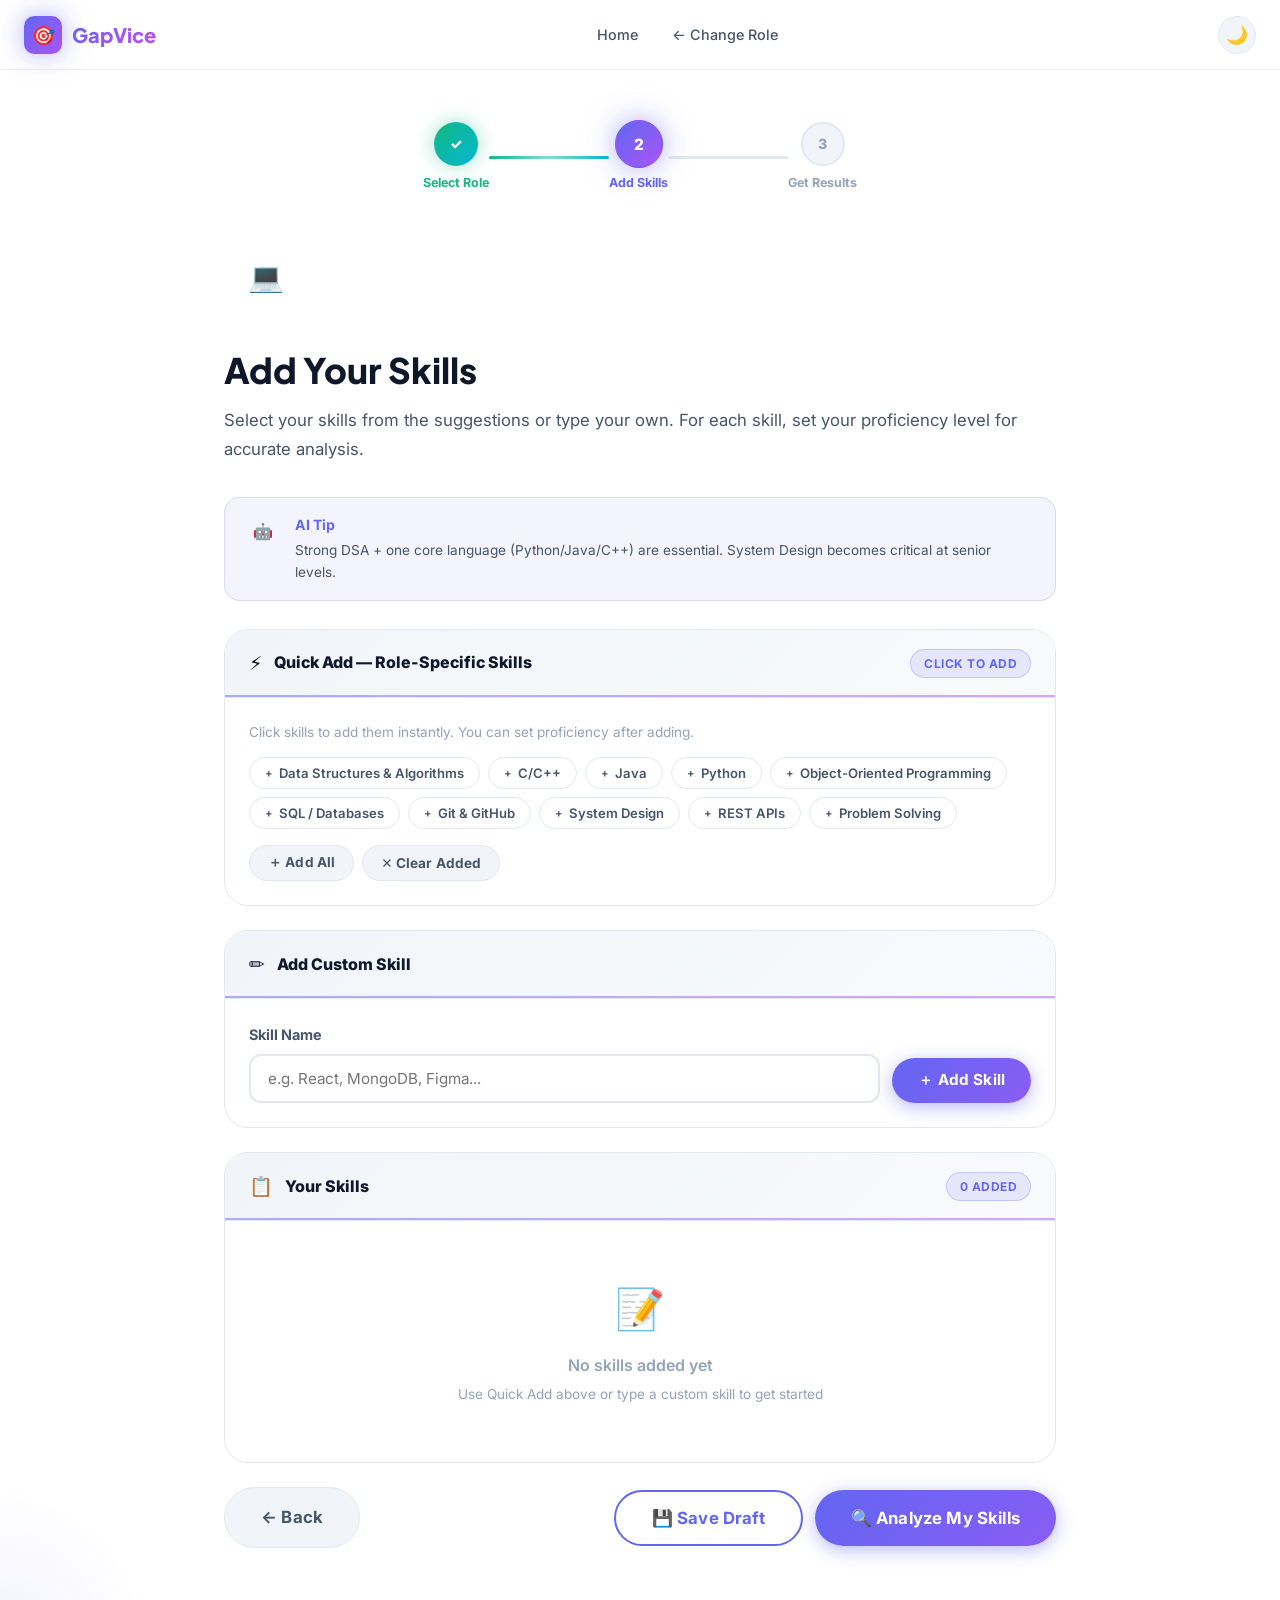
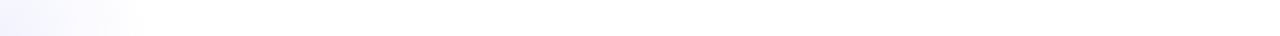
<file: skills.html>
<!DOCTYPE html>
<html lang="en" data-theme="light">
<head>
  <meta charset="UTF-8" />
  <meta name="viewport" content="width=device-width, initial-scale=1.0" />
  <title>Add Your Skills — GapVice</title>
  <meta name="description" content="Enter your skills and proficiency levels for AI-powered job readiness analysis." />
  <link rel="stylesheet" href="styles.css?v=3" />
  <link rel="icon" href="data:image/svg+xml,<svg xmlns='http://www.w3.org/2000/svg' viewBox='0 0 100 100'><text y='.9em' font-size='90'>🎯</text></svg>" />
</head>
<body>

<!-- NAVBAR -->
<nav class="navbar" id="navbar">
  <div class="nav-container">
    <a href="index.html" class="nav-logo">
      <div class="logo-icon">🎯</div>
      <span>GapVice</span>
    </a>
    <div class="nav-links">
      <a href="index.html" class="nav-link">Home</a>
      <a href="roles.html" class="nav-link">← Change Role</a>
    </div>
    <div class="nav-actions">
      <button class="btn-dark-mode" id="themeToggle" title="Toggle dark mode">🌙</button>
      <button class="nav-hamburger" id="hamburger" aria-label="Menu">
        <span></span><span></span><span></span>
      </button>
    </div>
  </div>
</nav>
<div class="mobile-menu" id="mobileMenu">
  <a href="index.html" class="mobile-nav-link">🏠 Home</a>
  <a href="roles.html" class="mobile-nav-link">← Change Role</a>
</div>

<!-- PAGE -->
<main class="skills-page">
  <div class="container-sm">

    <!-- Step Indicator -->
    <div class="step-indicator">
      <div class="step done">
        <div class="step-wrapper">
          <div class="step-circle">✓</div>
          <div class="step-label">Select Role</div>
        </div>
      </div>
      <div class="step-line done"></div>
      <div class="step active">
        <div class="step-wrapper">
          <div class="step-circle">2</div>
          <div class="step-label">Add Skills</div>
        </div>
      </div>
      <div class="step-line"></div>
      <div class="step">
        <div class="step-wrapper">
          <div class="step-circle">3</div>
          <div class="step-label">Get Results</div>
        </div>
      </div>
    </div>

    <!-- Selected Role Banner -->
    <div id="roleBanner" style="display:flex;align-items:center;gap:16px;padding:16px 24px;background:var(--gradient-primary);border-radius:var(--radius-md);color:#fff;margin-bottom:32px;">
      <span id="bannerEmoji" style="font-size:1.8rem;">💻</span>
      <div>
        <div style="font-size:.75rem;font-weight:600;opacity:.75;text-transform:uppercase;letter-spacing:.08em;">Analyzing for role</div>
        <div id="bannerRole" style="font-family:var(--font-display);font-weight:800;font-size:1.15rem;">Software Developer</div>
      </div>
      <a href="roles.html" style="margin-left:auto;padding:8px 16px;background:rgba(255,255,255,.2);border-radius:var(--radius-full);font-size:.82rem;font-weight:600;color:#fff;transition:var(--transition);" onmouseover="this.style.background='rgba(255,255,255,.3)'" onmouseout="this.style.background='rgba(255,255,255,.2)'">Change Role</a>
    </div>

    <!-- Page Header -->
    <div style="margin-bottom:32px;">
      <h1 class="section-title animate-fade-up" style="font-size:clamp(1.5rem,3vw,2.2rem);">Add Your Skills</h1>
      <p class="section-desc animate-fade-up animate-delay-1" style="max-width:100%;">Select your skills from the suggestions or type your own. For each skill, set your proficiency level for accurate analysis.</p>
    </div>

    <!-- AI Tip -->
    <div id="aiTipBox" style="display:flex;align-items:flex-start;gap:14px;padding:16px 20px;background:rgba(99,102,241,.07);border:1px solid rgba(99,102,241,.2);border-radius:var(--radius-md);margin-bottom:28px;" class="animate-fade-up animate-delay-2">
      <div style="width:36px;height:36px;border-radius:50%;background:var(--gradient-primary);display:flex;align-items:center;justify-content:center;font-size:1rem;flex-shrink:0;animation:pulse 3s infinite;">🤖</div>
      <div>
        <div style="font-weight:700;font-size:.88rem;color:var(--primary);margin-bottom:4px;">AI Tip</div>
        <div id="aiTipText" style="font-size:.85rem;color:var(--text-secondary);line-height:1.6;">Use the quick-add chips below to add role-specific skills instantly. Set your proficiency level accurately for best results!</div>
      </div>
    </div>

    <!-- Quick Add - Preset Skills -->
    <div class="skill-section-card animate-fade-up animate-delay-2">
      <div class="skill-section-header">
        <span style="font-size:1.2rem;">⚡</span>
        <div class="skill-section-title">Quick Add — Role-Specific Skills</div>
        <div style="margin-left:auto;" class="badge badge-primary" id="presetBadge">Click to add</div>
      </div>
      <div class="skill-section-body">
        <p style="font-size:.85rem;color:var(--text-muted);margin-bottom:14px;">Click skills to add them instantly. You can set proficiency after adding.</p>
        <div class="preset-skills" id="presetSkills">
          <!-- Populated by JS -->
        </div>
        <div style="margin-top:12px;display:flex;gap:8px;">
          <button onclick="addAllPreset()" class="btn btn-ghost btn-sm">＋ Add All</button>
          <button onclick="clearPresetChips()" class="btn btn-ghost btn-sm">✕ Clear Added</button>
        </div>
      </div>
    </div>

    <!-- Custom Skill Input -->
    <div class="skill-section-card animate-fade-up animate-delay-3">
      <div class="skill-section-header">
        <span style="font-size:1.2rem;">✏️</span>
        <div class="skill-section-title">Add Custom Skill</div>
      </div>
      <div class="skill-section-body">
        <div style="display:grid;grid-template-columns:1fr auto;gap:12px;align-items:end;">
          <div class="form-group" style="margin:0;position:relative;">
            <label class="form-label" for="skillInput">Skill Name</label>
            <input type="text" class="form-input" id="skillInput" placeholder="e.g. React, MongoDB, Figma..." autocomplete="off" />
            <div class="suggestions-dropdown" id="suggestionsDropdown" style="display:none;"></div>
            <div id="skillError" class="form-error" style="display:none;">⚠️ Please enter a skill name</div>
          </div>
          <div class="form-group" style="margin:0;">
            <label class="form-label" style="visibility:hidden;">Add</label>
            <button class="btn btn-primary" id="addSkillBtn" onclick="addCustomSkill()">＋ Add Skill</button>
          </div>
        </div>

      </div>
    </div>

    <!-- Skills List -->
    <div class="skill-section-card animate-fade-up animate-delay-4" id="skillListCard">
      <div class="skill-section-header">
        <span style="font-size:1.2rem;">📋</span>
        <div class="skill-section-title">Your Skills</div>
        <div class="badge badge-primary" style="margin-left:auto;" id="skillCountBadge">0 added</div>
      </div>
      <div class="skill-section-body">
        <div class="skill-list" id="skillList">
          <div id="emptySkillList" style="text-align:center;padding:32px 0;color:var(--text-muted);">
            <div style="font-size:2.5rem;margin-bottom:12px;">📝</div>
            <div style="font-weight:600;margin-bottom:6px;">No skills added yet</div>
            <div style="font-size:.85rem;">Use Quick Add above or type a custom skill to get started</div>
          </div>
        </div>

        <!-- Progress indicator -->
        <div id="skillProgress" style="margin-top:16px;display:none;">
          <div style="display:flex;justify-content:space-between;font-size:.82rem;margin-bottom:6px;">
            <span style="color:var(--text-muted);font-weight:600;">Coverage</span>
            <span id="skillProgressLabel" style="font-weight:700;color:var(--primary);">0 / 5 core skills</span>
          </div>
          <div class="progress-bar-wrap">
            <div class="progress-bar-fill" id="skillProgressBar" style="width:0%;transition:width .5s ease;"></div>
          </div>
        </div>
      </div>
    </div>

    <!-- Error Message -->
    <div id="mainError" style="display:none;padding:14px 20px;background:rgba(239,68,68,.08);border:1px solid rgba(239,68,68,.2);border-radius:var(--radius);color:var(--danger);font-size:.88rem;font-weight:600;margin-bottom:20px;">
      ⚠️ Please add at least 1 skill before continuing.
    </div>

    <!-- Actions -->
    <div style="display:flex;gap:16px;justify-content:space-between;align-items:center;flex-wrap:wrap;" class="animate-fade-up animate-delay-5">
      <a href="roles.html" class="btn btn-ghost btn-lg">← Back</a>
      <div style="display:flex;gap:12px;">
        <button class="btn btn-secondary btn-lg" onclick="saveDraft()">💾 Save Draft</button>
        <button class="btn btn-primary btn-lg" id="analyzeBtn" onclick="analyzeSkills()">
          🔍 Analyze My Skills
        </button>
      </div>
    </div>

  </div>
</main>

<!-- Toast Container -->
<div class="toast-container" id="toastContainer"></div>

<!-- Proficiency Modal -->
<div id="proficiencyModal" style="display:none;position:fixed;top:0;left:0;width:100%;height:100%;background:rgba(0,0,0,0.5);z-index:9999;align-items:center;justify-content:center;backdrop-filter:blur(4px);">
  <div style="background:var(--bg);border:1px solid var(--border);border-radius:var(--radius-xl);padding:32px;max-width:450px;width:90%;box-shadow:var(--shadow-xl);position:relative;animation:bounceIn 0.4s cubic-bezier(0.34, 1.56, 0.64, 1);">
    <button onclick="closeProficiencyModal()" style="position:absolute;top:16px;right:16px;background:none;border:none;font-size:1.5rem;cursor:pointer;color:var(--text-muted);">&times;</button>
    <div style="font-size:2.5rem;margin-bottom:16px;" id="modalSkillIcon">🔧</div>
    <h3 style="font-size:1.3rem;margin-bottom:6px;font-weight:800;">Add <span id="modalSkillName" class="text-gradient">Skill</span></h3>
    <p style="font-size:0.95rem;color:var(--text-secondary);margin-bottom:24px;">Select your proficiency level for this skill.</p>
    
    <div style="display:flex;flex-direction:column;gap:12px;">
      <button class="prof-modal-btn" data-level="Beginner" onclick="selectModalProficiency('Beginner')" style="text-align:left;padding:16px;background:var(--bg-card);border:2px solid var(--border);border-radius:var(--radius-md);cursor:pointer;transition:all 0.2s;">
        <div style="font-weight:700;font-size:1rem;color:var(--text-primary);">🟢 Beginner</div>
        <div style="font-size:0.85rem;color:var(--text-muted);margin-top:4px;">Basic theoretical knowledge</div>
      </button>
      <button class="prof-modal-btn" data-level="Intermediate" onclick="selectModalProficiency('Intermediate')" style="text-align:left;padding:16px;background:var(--bg-card);border:2px solid var(--primary);border-radius:var(--radius-md);cursor:pointer;transition:all 0.2s;">
        <div style="font-weight:700;font-size:1rem;color:var(--text-primary);">🔵 Intermediate</div>
        <div style="font-size:0.85rem;color:var(--text-muted);margin-top:4px;">Working knowledge, project experience</div>
      </button>
      <button class="prof-modal-btn" data-level="Advanced" onclick="selectModalProficiency('Advanced')" style="text-align:left;padding:16px;background:var(--bg-card);border:2px solid var(--border);border-radius:var(--radius-md);cursor:pointer;transition:all 0.2s;">
        <div style="font-weight:700;font-size:1rem;color:var(--text-primary);">🟠 Advanced</div>
        <div style="font-size:0.85rem;color:var(--text-muted);margin-top:4px;">Highly proficient, independent worker</div>
      </button>
    </div>
    <div style="margin-top:24px;">
      <button class="btn btn-primary btn-lg" style="width:100%;justify-content:center;" onclick="confirmAddSkill()">Confirm & Add</button>
    </div>
  </div>
</div>

<script src="app.js?v=2"></script>
<script>
/* ══════════ SKILL DATA ══════════ */
const ROLE_SKILLS = {
  /* ── Tech & Development ── */
  'Software Developer': {
    emoji: '💻',
    presets: ['Data Structures & Algorithms','C/C++','Java','Python','Object-Oriented Programming','SQL / Databases','Git & GitHub','System Design','REST APIs','Problem Solving'],
    tips: 'Strong DSA + one core language (Python/Java/C++) are essential. System Design becomes critical at senior levels.',
    coreCount: 5
  },
  'Full Stack Developer': {
    emoji: '🌐',
    presets: ['HTML & CSS','JavaScript','React / Vue / Angular','Node.js','Express.js','MongoDB / PostgreSQL','REST APIs','Git & GitHub','Authentication (JWT/OAuth)','System Design'],
    tips: 'Master both frontend (React) and backend (Node + database). Build at least 2 full-stack projects to showcase in your portfolio.',
    coreCount: 6
  },
  'Mobile App Developer': {
    emoji: '📱',
    presets: ['Flutter / React Native','Dart / JavaScript','Swift (iOS)','Kotlin (Android)','REST APIs & GraphQL','State Management','Firebase','App Store Deployment','UI/UX Basics','Git & GitHub'],
    tips: 'Flutter is the top cross-platform choice in 2024. If targeting native, learn Swift for iOS or Kotlin for Android. Deploy at least one app to the Play Store.',
    coreCount: 5
  },
  'Blockchain Developer': {
    emoji: '⛓️',
    presets: ['Solidity','Ethereum','Smart Contracts','Web3.js / Ethers.js','Hardhat / Truffle','DeFi Concepts','NFTs & Tokens','IPFS','Cryptography Basics','JavaScript'],
    tips: 'Solidity + Ethereum fundamentals are the entry point. Practice on testnets and build a DApp project to differentiate yourself.',
    coreCount: 5
  },
  'Game Developer': {
    emoji: '🎮',
    presets: ['Unity 3D','C#','Unreal Engine','Game Physics','3D Math & Vectors','Animation Systems','Shader Programming','UI/Game Design','Multiplayer Networking','Version Control'],
    tips: 'Unity + C# is the most in-demand combo. Focus on a complete game — even a small one — as portfolio proof. Physics and animation knowledge sets you apart.',
    coreCount: 5
  },
  'Machine Learning Engineer': {
    emoji: '🤖',
    presets: ['Python','PyTorch / TensorFlow','MLOps','Docker','Kubernetes','REST API Deployment','Feature Engineering','Model Optimization','SQL / Data Pipelines','Cloud (AWS/GCP)'],
    tips: 'Bridge the gap between Data Science and Engineering. MLOps + cloud deployment skills are highly valued — study tools like MLflow, Kubeflow, and BentoML.',
    coreCount: 6
  },
  'QA Engineer': {
    emoji: '🧪',
    presets: ['Manual Testing','Automation Testing','Selenium','Cypress','Jira','API Testing (Postman)','SQL','Git & GitHub','CI/CD','Python / Java'],
    tips: 'Automation is replacing manual testing fast. Learn Selenium or Cypress, and understand API testing and CI/CD pipelines.',
    coreCount: 5
  },
  'Technical Writer': {
    emoji: '✍️',
    presets: ['Markdown','API Documentation','Git & GitHub','HTML/CSS','Docusaurus / Sphinx','Technical Writing','Editing & Proofreading','Jira','REST APIs','Swagger'],
    tips: 'A strong technical background combined with excellent writing skills makes you stand out. Learn to document APIs using Swagger or Postman.',
    coreCount: 4
  },
  /* ── Data & AI ── */
  'Data Scientist': {
    emoji: '📊',
    presets: ['Python','Machine Learning','Statistics & Probability','Data Visualization','SQL','Pandas & NumPy','Scikit-learn','Deep Learning','Feature Engineering','A/B Testing'],
    tips: 'Python + ML + Statistics is the golden trio. Kaggle competitions and real-world datasets will strengthen your profile massively.',
    coreCount: 5
  },
  'Data Analyst': {
    emoji: '📈',
    presets: ['SQL','Microsoft Excel','Tableau / Power BI','Python (Pandas)','Data Cleaning','Statistical Analysis','Business Intelligence','Google Analytics','Report Storytelling','Dashboard Design'],
    tips: 'SQL is the #1 skill for data analysts. Combine it with Tableau or Power BI for visualizations. Understanding business context is just as important as technical skills.',
    coreCount: 5
  },
  'AI Research Scientist': {
    emoji: '🧠',
    presets: ['Deep Learning (CNNs, RNNs, Transformers)','PyTorch','Mathematics (Linear Algebra, Calculus)','NLP & LLMs','Computer Vision','Research Paper Reading','Python','Statistics','Reinforcement Learning','Scientific Writing'],
    tips: 'Strong mathematics (linear algebra, calculus, probability) is non-negotiable. Read and implement papers from NeurIPS, ICML, ICLR. A publications record or strong GitHub is key.',
    coreCount: 6
  },
  'Data Engineer': {
    emoji: '⚙️',
    presets: ['SQL','Python','Apache Spark','Hadoop','Airflow','ETL Pipelines','AWS / GCP','Data Warehousing (Snowflake/BigQuery)','Kafka','Docker'],
    tips: 'Data engineering is heavily cloud-focused today. Master SQL, Python, and a cloud data warehouse like Snowflake or BigQuery.',
    coreCount: 5
  },
  /* ── Infrastructure & Security ── */
  'Cloud Engineer': {
    emoji: '☁️',
    presets: ['AWS / Azure / GCP','Networking Fundamentals','Docker','Kubernetes','CI/CD Pipelines','Terraform (IaC)','Linux','Python / Bash','IAM & Security','Cost Optimization'],
    tips: 'Get AWS or Azure certified first. Docker and Kubernetes are now non-negotiable. Infrastructure-as-Code (Terraform) is what separates good cloud engineers from great ones.',
    coreCount: 5
  },
  'DevOps Engineer': {
    emoji: '🔄',
    presets: ['Docker','Kubernetes','Jenkins / GitHub Actions','Linux & Shell Scripting','Terraform / Ansible','Prometheus & Grafana','GitOps','CI/CD Pipelines','Cloud (AWS/GCP)','Agile & Scrum'],
    tips: 'Automate everything. Know at least one CI/CD platform, one IaC tool, and one monitoring stack deeply. DevOps is about culture as much as tooling.',
    coreCount: 5
  },
  'Cybersecurity Analyst': {
    emoji: '🔐',
    presets: ['Networking Fundamentals','Linux','Ethical Hacking','Cryptography','Wireshark / Nmap','SIEM (Splunk)','Firewalls & IDS/IPS','Vulnerability Assessment','Python Scripting','CompTIA Security+'],
    tips: 'Networking and Linux are the bedrock. CEH or CompTIA Security+ certification significantly boosts hiring chances. Practice on platforms like HackTheBox or TryHackMe.',
    coreCount: 5
  },
  'Site Reliability Engineer': {
    emoji: '🛡️',
    presets: ['Go / Python','Linux & Systems Programming','Kubernetes','Prometheus & Grafana','SLOs & SLAs','Distributed Systems','Incident Management','Load Balancing','Chaos Engineering','CI/CD'],
    tips: 'SRE sits at the intersection of software engineering and operations. Master the SLO/SLA/SLI concepts, distributed systems, and on-call best practices. Google SRE book is essential reading.',
    coreCount: 6
  },
  /* ── Design & Creative ── */
  'UI/UX Designer': {
    emoji: '🎨',
    presets: ['Figma','Wireframing & Prototyping','UX Research','Design Systems','Adobe XD','User Testing','Information Architecture','Typography','Color Theory','Accessibility (WCAG)'],
    tips: 'Figma is the industry standard. A strong case-study portfolio + UX Research skills give you a huge edge. Learn accessibility (WCAG) — it is increasingly required.',
    coreCount: 5
  },
  'Graphic Designer': {
    emoji: '🖌️',
    presets: ['Adobe Photoshop','Adobe Illustrator','InDesign','Branding & Identity','Typography','Color Theory','Logo Design','Print Design','Social Media Creatives','Canva / Figma'],
    tips: 'Build a diverse portfolio (logo, branding, print, digital). Illustrator + Photoshop proficiency is expected. Learn motion design basics to stand out.',
    coreCount: 5
  },
  'Video Editor': {
    emoji: '🎬',
    presets: ['Adobe Premiere Pro','After Effects','DaVinci Resolve','Color Grading','Audio Mixing','Motion Graphics','Storytelling','YouTube / Social Media Editing','Capcut / Final Cut Pro','Green Screen (VFX)'],
    tips: 'A polished showreel/portfolio is your top asset. Premiere Pro + After Effects is the industry-standard combo. Short-form (Reels/Shorts) editing is booming — specialize there too.',
    coreCount: 5
  },
  /* ── Business & Marketing ── */
  'Product Manager': {
    emoji: '📋',
    presets: ['Product Roadmapping','Agile / Scrum','User Story Writing','Market Research','Data Analytics (SQL / GA)','Wireframing (Figma basics)','Stakeholder Management','A/B Testing','OKRs & KPIs','Competitive Analysis'],
    tips: 'PMs need a mix of business, tech, and user-empathy skills. Learn SQL for self-serve data analysis. Build and ship something — even a side project — to demonstrate product thinking.',
    coreCount: 6
  },
  'Digital Marketing Specialist': {
    emoji: '📣',
    presets: ['SEO & SEM','Google Ads (PPC)','Meta / Instagram Ads','Email Marketing','Google Analytics 4','Content Marketing','Social Media Strategy','Copywriting','Marketing Funnels','CRM Tools (HubSpot)'],
    tips: 'Get Google Ads and Analytics certified. SEO is the highest ROI skill. Learn to read data and attribute campaigns — data-driven marketers earn significantly more.',
    coreCount: 5
  },

  /* ── Healthcare & Medical ── */
  'Doctor / Physician': {
    emoji: '🩺',
    presets: ['Clinical Examination','Patient Diagnosis','Pharmacology & Drug Prescribing','Medical Ethics','ECG & Radiology Interpretation','First Aid & Emergency Care','Anatomy & Physiology','Medical Communication','Electronic Health Records (EHR)','Evidence-Based Medicine'],
    tips: 'Clinical skills and patient communication are the foundation. Stay updated with the latest clinical guidelines (NICE, WHO). Subspecialization (cardiology, neurology, etc.) significantly increases earning potential.',
    coreCount: 6
  },
  'Registered Nurse': {
    emoji: '💉',
    presets: ['Patient Assessment & Care Planning','Vital Signs Monitoring','IV Cannulation & Medication Administration','Wound Care & Dressing','Medical Documentation','Infection Control','BLS / CPR Certification','Empathy & Patient Communication','Pediatric / ICU Nursing','Pharmacology Basics'],
    tips: 'BLS/CPR certification is mandatory. Strong documentation and communication skills differentiate great nurses. Specialized certifications (ICU, OT, midwifery) command higher salaries.',
    coreCount: 5
  },
  'Medical Lab Technician': {
    emoji: '🔬',
    presets: ['Blood Sample Analysis (CBC, LFT, RFT)','Microbiology & Culture Techniques','Histopathology & Cytology','Lab Equipment Operation','Quality Control & Calibration','Biochemistry Testing','Blood Banking / Transfusion','Urine & Stool Analysis','Report Writing & Documentation','Bio-safety Protocols'],
    tips: 'Accuracy is everything in lab work. Get DMLT or BMLT certification. Proficiency in lab information systems (LIS) and understanding of QC protocols gives a strong edge.',
    coreCount: 5
  },
  'Pharmacist': {
    emoji: '💊',
    presets: ['Pharmaceutical Chemistry','Drug Interactions & Contraindications','Dispensing & Compounding','Patient Counseling','Pharmacokinetics','Inventory & Stock Management','Prescription Verification','Clinical Pharmacy','Regulatory Compliance (CDSCO)','Hospital / Community Pharmacy'],
    tips: 'D.Pharm or B.Pharm is the entry qualification. Clinical pharmacy roles in hospitals are the highest paying. Strong knowledge of drug interactions and patient counseling skills are highly valued.',
    coreCount: 5
  },

  /* ── Finance & Accounting ── */
  'Chartered Accountant': {
    emoji: '📒',
    presets: ['Financial Accounting (Ind AS / IFRS)','Taxation (Income Tax, GST)','Statutory Auditing','Tally ERP / SAP','Financial Statement Analysis','Corporate Law & Compliance','Cost Accounting & Management','Transfer Pricing','Internal Audit','Excel & Financial Modelling'],
    tips: 'The CA exam is one of the toughest in India — consistent study and articleship quality matter enormously. After qualification, specializing in International Tax or Audit gives the best salary growth.',
    coreCount: 6
  },
  'Financial Analyst': {
    emoji: '💹',
    presets: ['Financial Modeling (DCF, LBO)','Advanced Microsoft Excel','Equity Research & Valuation','Bloomberg / Reuters Terminal','Risk Assessment','Financial Reporting (P&L, Balance Sheet)','Ratio Analysis','PowerPoint Pitch Decks','SQL for Finance','CFA / FRM Certification'],
    tips: 'Excel + financial modeling is the #1 skill. CFA Level 1 certification is a strong differentiator for freshers. Practice 3-statement modeling and DCF valuation — these are tested in every interview.',
    coreCount: 5
  },
  'Investment Banker': {
    emoji: '🏦',
    presets: ['Mergers & Acquisitions (M&A)','Company Valuation (DCF, Comps, Precedent)','Financial Modeling','Pitch Book / Deck Creation','Due Diligence','Capital Markets (IPO, Bonds)','Deal Structuring','Excel & PowerPoint (Advanced)','Industry Research','Networking & Client Management'],
    tips: 'IB is one of the most competitive fields. Strong financial modeling + networking is essential. Target bulge-bracket or boutique IB internships early. MBA from a top institution dramatically opens doors.',
    coreCount: 6
  },

  /* ── Core Engineering ── */
  'Civil Engineer': {
    emoji: '🏗️',
    presets: ['AutoCAD & Civil 3D','Structural Analysis (STAAD Pro / ETABS)','Construction Management','Surveying & Levelling','Concrete Technology & Mix Design','MS Project / Primavera (Scheduling)','Building Information Modelling (BIM)','Geotechnical Engineering Basics','IS Codes & Standards','Site Supervision'],
    tips: 'AutoCAD + STAAD Pro is the most in-demand software combo. Get experience on real project sites during internship. Government PSU exams (GATE, SSC JE) are great career paths for freshers.',
    coreCount: 5
  },
  'Mechanical Engineer': {
    emoji: '⚙️',
    presets: ['SolidWorks / CATIA / AutoCAD','Thermodynamics & Heat Transfer','Manufacturing Processes (Casting, Machining)','Fluid Mechanics','Finite Element Analysis (FEA)','Material Science & Metallurgy','GD&T (Geometric Dimensioning & Tolerancing)','CNC Programming','Quality Control (Six Sigma)','MATLAB / ANSYS'],
    tips: 'SolidWorks + ANSYS (FEA) is the most sought-after combo in product design. Six Sigma Green Belt certification gives a big edge in manufacturing. Automotive and aerospace sectors offer the best packages.',
    coreCount: 5
  },
  'Electrical Engineer': {
    emoji: '🔌',
    presets: ['Circuit Design & Analysis','Power Systems & Switchgear','PLC & SCADA Programming','AutoCAD Electrical','Transformers & Motors','Protection Relay & Substation Design','MATLAB / Simulink','Control Systems','Electrical Safety Standards (IS / IEC)','Renewable Energy Systems'],
    tips: 'PLC and SCADA skills open industrial automation roles that pay well. GATE score is valuable for PSU (NTPC, BHEL, ONGC) recruitment. Renewable energy (Solar/Wind) is a booming specialisation area.',
    coreCount: 5
  },

  /* ── Law & HR ── */
  'Lawyer / Advocate': {
    emoji: '⚖️',
    presets: ['Contract Drafting & Review','Legal Research (Manupatra / SCC Online)','Constitutional & Civil Law','Criminal Law & Procedure','Corporate / Commercial Law','Court Pleading & Arguments','Intellectual Property Rights','Labour & Employment Law','Negotiation & ADR','Legal Writing & Documentation'],
    tips: 'Legal research skills are foundational — master Manupatra and SCC Online early. Mooting competitions build court skills. Corporate law (M&A, IPO) and IP law are the highest-paying specialisations today.',
    coreCount: 5
  },
  'HR Manager': {
    emoji: '👥',
    presets: ['Talent Acquisition & Recruitment','Payroll Management','Indian Labour Laws (EPF, ESI, Shops Act)','HRIS / SAP SuccessFactors','Employee Engagement & Retention','Performance Management Systems','Training & Development (L&D)','Compensation & Benefits Design','Grievance Handling','HR Analytics & Excel'],
    tips: 'MBA in HR or PGDM is the standard entry path. Strong knowledge of Indian labour laws is non-negotiable for compliance roles. HR Analytics and HRIS experience are rapidly becoming must-haves.',
    coreCount: 5
  },

  /* ── Science & Environment ── */
  'Agricultural Scientist': {
    emoji: '🌾',
    presets: ['Agronomy & Crop Science','Soil Science & Fertility Management','Plant Pathology & Pest Control','Irrigation & Water Management','Agricultural Biotechnology','Remote Sensing & GIS for Agriculture','Fertilizer & Pesticide Application','Post-Harvest Technology','Farm Management & Economics','ICAR / State Agricultural University Research Methods'],
    tips: 'M.Sc. in Agriculture or related field is the standard path for research scientist roles. ICAR JRF exam is the premier fellowship for agricultural research in India. Precision agriculture and AgriTech skills are increasingly sought.',
    coreCount: 5
  },
  'Environmental Engineer': {
    emoji: '🌿',
    presets: ['Environmental Impact Assessment (EIA)','Water & Wastewater Treatment','Air Quality Monitoring & Control','Solid & Hazardous Waste Management','GIS & Remote Sensing','Environmental Laws & Regulations (EP Act, EIA Notification)','Pollution Control Technologies','Life Cycle Assessment (LCA)','MATLAB / Python for Environmental Modelling','Sustainable Development'],
    tips: 'Strong knowledge of Indian environmental regulations (MoEFCC, CPCB norms) is essential. GIS + Python skills for environmental modelling are increasingly demanded. Consulting firms and EPC companies are the top hirers.',
    coreCount: 5
  }
};

const PROFICIENCY_DESCS = {
  'Beginner': '🟢 <strong>Beginner:</strong> You know the basics and have some theoretical knowledge, but limited hands-on experience.',
  'Intermediate': '🔵 <strong>Intermediate:</strong> You have working knowledge and can apply this skill in real projects with some guidance.',
  'Advanced': '🟠 <strong>Advanced:</strong> You are highly proficient, can work independently, and mentor others in this skill.'
};

const ALL_SKILLS_POOL = [
  /* Languages */ 'Python','JavaScript','TypeScript','Java','C++','C#','Go','Rust','Swift','Kotlin','Dart','PHP','Ruby','Scala','R',
  /* Web Frontend */ 'React','Vue.js','Angular','Next.js','HTML & CSS','Tailwind CSS','Sass','Redux','GraphQL Client',
  /* Web Backend */ 'Node.js','Express.js','Django','FastAPI','Flask','Spring Boot','Laravel','Ruby on Rails','ASP.NET',
  /* Mobile */ 'Flutter','React Native','SwiftUI','Jetpack Compose','Firebase','App Store Deployment',
  /* Databases */ 'SQL','PostgreSQL','MySQL','MongoDB','Redis','Firebase','Cassandra','Elasticsearch','DynamoDB','Supabase',
  /* APIs */ 'REST APIs','GraphQL','WebSockets','OAuth','JWT','Swagger / OpenAPI',
  /* DevOps & Cloud */ 'Docker','Kubernetes','Terraform','Ansible','Jenkins','GitHub Actions','CircleCI','Linux','Bash / Shell Scripting',
  'AWS','Azure','GCP','Heroku','Vercel','Netlify','Nginx','Apache','Load Balancing','Service Mesh',
  /* Data & AI */ 'Machine Learning','Deep Learning','TensorFlow','PyTorch','Pandas','NumPy','Scikit-learn','Hugging Face','LangChain',
  'Data Visualization','Tableau','Power BI','Statistics','Probability','Computer Vision','NLP','Reinforcement Learning',
  'A/B Testing','Feature Engineering','MLOps','Model Deployment','Jupyter Notebooks','Kaggle',
  /* Design */ 'Figma','Adobe XD','Adobe Photoshop','Adobe Illustrator','InDesign','Sketch','Canva','Blender','Cinema 4D',
  'Wireframing','Prototyping','UX Research','Design Systems','Typography','Color Theory','Accessibility (WCAG)',
  /* Video */ 'Adobe Premiere Pro','After Effects','DaVinci Resolve','Color Grading','Motion Graphics','Final Cut Pro','Capcut',
  /* Security */ 'Ethical Hacking','Cybersecurity','Cryptography','Wireshark','Nmap','OWASP','Penetration Testing','SIEM','CompTIA Security+',
  /* Blockchain */ 'Solidity','Ethereum','Web3.js','Smart Contracts','Hardhat','DeFi','NFTs','IPFS',
  /* Business */ 'Product Roadmapping','Agile','Scrum','OKRs','Market Research','Stakeholder Management','Competitive Analysis','User Story Writing',
  'SEO','Google Ads','Meta Ads','Email Marketing','Google Analytics 4','Content Marketing','Copywriting','HubSpot','CRM',
  /* General */ 'Git','GitHub','System Design','Microservices','Distributed Systems','CI/CD','Testing','Agile & Scrum','Problem Solving'
];

const ALL_ROLE_KEYS = Object.keys(ROLE_SKILLS);

/* ══════════ STATE ══════════ */
let selectedProficiency = 'Intermediate';
let addedSkills = []; // [{name, level}]
let currentRole = '';
let currentRoleData = null;
let pendingSkillName = null;
let pendingSkillChip = null;

/* ══════════ INIT ══════════ */
function init() {
  currentRole = sessionStorage.getItem('selectedRole') || 'Software Developer';
  currentRoleData = ROLE_SKILLS[currentRole] || ROLE_SKILLS[ALL_ROLE_KEYS[0]];
  if (!ROLE_SKILLS[currentRole]) currentRole = ALL_ROLE_KEYS[0];

  // Update banner
  document.getElementById('bannerRole').textContent = currentRole;
  document.getElementById('bannerEmoji').textContent = currentRoleData.emoji;
  document.getElementById('aiTipText').textContent = currentRoleData.tips;

  // Render preset chips
  renderPresetChips();

  // Load saved skills
  const saved = sessionStorage.getItem('userSkills');
  if (saved) { addedSkills = JSON.parse(saved); renderSkillList(); }

  // Autocomplete
  const input = document.getElementById('skillInput');
  input.addEventListener('input', handleAutocomplete);
  input.addEventListener('keydown', e => { if (e.key === 'Enter') { e.preventDefault(); addCustomSkill(); } });
  document.addEventListener('click', e => { if (!e.target.closest('#skillInput') && !e.target.closest('#suggestionsDropdown')) hideSuggestions(); });
}

function renderPresetChips() {
  const container = document.getElementById('presetSkills');
  container.innerHTML = '';
  currentRoleData.presets.forEach(skill => {
    const alreadyAdded = addedSkills.some(s => s.name.toLowerCase() === skill.toLowerCase());
    const chip = document.createElement('button');
    chip.className = 'preset-chip' + (alreadyAdded ? ' added' : '');
    chip.innerHTML = `<span class="chip-icon">${alreadyAdded ? '✓' : '+'}</span>${skill}`;
    chip.onclick = () => togglePresetSkill(skill, chip);
    container.appendChild(chip);
  });
}

function togglePresetSkill(skillName, chip) {
  const idx = addedSkills.findIndex(s => s.name.toLowerCase() === skillName.toLowerCase());
  if (idx !== -1) {
    addedSkills.splice(idx, 1);
    chip.classList.remove('added');
    chip.querySelector('.chip-icon').textContent = '+';
    showToast(`"${skillName}" removed`, 'error');
    saveSkills();
    renderSkillList();
  } else {
    openProficiencyModal(skillName, chip);
  }
}

function addAllPreset() {
  let added = 0;
  currentRoleData.presets.forEach(skill => {
    if (!addedSkills.some(s => s.name.toLowerCase() === skill.toLowerCase())) {
      addedSkills.push({ name: skill, level: selectedProficiency }); added++;
    }
  });
  renderPresetChips(); renderSkillList(); saveSkills();
  showToast(`✅ Added ${added} skills!`, 'success');
}

function clearPresetChips() {
  const presetNames = currentRoleData.presets.map(s => s.toLowerCase());
  addedSkills = addedSkills.filter(s => !presetNames.includes(s.name.toLowerCase()));
  renderPresetChips(); renderSkillList(); saveSkills();
  showToast('Preset skills cleared', 'error');
}

function addCustomSkill() {
  const input = document.getElementById('skillInput');
  const skillName = input.value.trim();
  const errorEl = document.getElementById('skillError');

  if (!skillName) { errorEl.style.display = 'flex'; input.classList.add('error'); input.focus(); return; }
  errorEl.style.display = 'none'; input.classList.remove('error');

  if (addedSkills.some(s => s.name.toLowerCase() === skillName.toLowerCase())) {
    showToast(`"${skillName}" is already in your list!`, 'warning'); input.value = ''; return;
  }

  hideSuggestions();
  openProficiencyModal(skillName, null);
}

function removeSkill(idx) {
  const name = addedSkills[idx].name;
  addedSkills.splice(idx, 1);
  renderSkillList(); saveSkills(); renderPresetChips();
  showToast(`"${name}" removed`, 'error');
}

function changeSkillLevel(idx, level) {
  addedSkills[idx].level = level;
  saveSkills(); renderSkillList();
}

function renderSkillList() {
  const list = document.getElementById('skillList');
  const empty = document.getElementById('emptySkillList');
  const badge = document.getElementById('skillCountBadge');
  const progressCard = document.getElementById('skillProgress');
  const progressBar = document.getElementById('skillProgressBar');
  const progressLabel = document.getElementById('skillProgressLabel');

  badge.textContent = `${addedSkills.length} added`;

  if (addedSkills.length === 0) {
    list.innerHTML = ''; list.appendChild(empty); empty.style.display = 'block'; progressCard.style.display = 'none'; return;
  }
  empty.style.display = 'none'; progressCard.style.display = 'block';

  // Keep empty div
  list.innerHTML = '';
  list.appendChild(empty);

  addedSkills.forEach((skill, i) => {
    const item = document.createElement('div');
    item.className = 'skill-item';
    item.style.animationDelay = `${i * 0.05}s`;
    const levelClass = { Beginner: 'level-beginner', Intermediate: 'level-intermediate', Advanced: 'level-advanced' }[skill.level];
    item.innerHTML = `
      <span style="font-size:1rem;">${getSkillEmoji(skill.name)}</span>
      <span class="skill-item-name">${skill.name}</span>
      <select class="form-select" style="width:auto;padding:5px 10px;font-size:.8rem;" onchange="changeSkillLevel(${i}, this.value)">
        <option value="Beginner" ${skill.level==='Beginner'?'selected':''}>🟢 Beginner</option>
        <option value="Intermediate" ${skill.level==='Intermediate'?'selected':''}>🔵 Intermediate</option>
        <option value="Advanced" ${skill.level==='Advanced'?'selected':''}>🟠 Advanced</option>
      </select>
      <span class="skill-item-level ${levelClass}">${skill.level}</span>
      <button class="skill-remove-btn" onclick="removeSkill(${i})" title="Remove skill">✕</button>
    `;
    list.appendChild(item);
  });

  const coreCount = currentRoleData.coreCount;
  const coverage = Math.min(addedSkills.length, coreCount);
  const pct = Math.round(coverage / coreCount * 100);
  progressBar.style.width = pct + '%';
  progressLabel.textContent = `${addedSkills.length} / ${coreCount}+ core skills`;
}

function getSkillEmoji(name) {
  const map = { 'python':'🐍','java':'☕','c++':'⚡','javascript':'🟨','typescript':'🔷','react':'⚛️','docker':'🐳','kubernetes':'☸️','linux':'🐧','git':'📂','sql':'🗄️','aws':'☁️','azure':'☁️','gcp':'☁️','figma':'🎨','ml':'🧠','machine learning':'🧠','deep learning':'🔮','security':'🔐' };
  const lower = name.toLowerCase();
  return Object.keys(map).find(k => lower.includes(k)) ? map[Object.keys(map).find(k => lower.includes(k))] : '🔧';
}

function setProficiency(btn) {
  // Legacy function for inline prof selector if it existed
}

function openProficiencyModal(skillName, chip) {
  pendingSkillName = skillName;
  pendingSkillChip = chip;
  document.getElementById('modalSkillName').textContent = skillName;
  document.getElementById('modalSkillIcon').textContent = getSkillEmoji(skillName);
  
  selectModalProficiency('Intermediate'); // Default selection
  document.getElementById('proficiencyModal').style.display = 'flex';
}

function selectModalProficiency(level) {
  selectedProficiency = level;
  document.querySelectorAll('.prof-modal-btn').forEach(btn => {
    if(btn.dataset.level === level) {
      btn.style.borderColor = 'var(--primary)';
    } else {
      btn.style.borderColor = 'var(--border)';
    }
  });
}

function closeProficiencyModal() {
  document.getElementById('proficiencyModal').style.display = 'none';
  pendingSkillName = null;
  pendingSkillChip = null;
}

function confirmAddSkill() {
  if (!pendingSkillName) return;
  
  addedSkills.push({ name: pendingSkillName, level: selectedProficiency });
  
  if (pendingSkillChip) {
    // If it was a chip, mark it added
    pendingSkillChip.classList.add('added');
    pendingSkillChip.querySelector('.chip-icon').textContent = '✓';
  } else {
    // If it was custom input, clear it
    const input = document.getElementById('skillInput');
    if (input.value.trim().toLowerCase() === pendingSkillName.toLowerCase()) {
      input.value = '';
    }
  }
  
  saveSkills();
  renderSkillList();
  renderPresetChips();
  closeProficiencyModal();
}

function handleAutocomplete() {
  const val = this.value.trim().toLowerCase();
  if (!val || val.length < 2) { hideSuggestions(); return; }
  const results = ALL_SKILLS_POOL.filter(s => s.toLowerCase().includes(val) && !addedSkills.some(a => a.name.toLowerCase() === s.toLowerCase())).slice(0, 7);
  showSuggestions(results, val);
}

function showSuggestions(items, query) {
  const dropdown = document.getElementById('suggestionsDropdown');
  if (!items.length) { hideSuggestions(); return; }
  dropdown.style.display = 'block';
  dropdown.innerHTML = items.map(item => {
    const highlighted = item.replace(new RegExp(query, 'gi'), m => `<strong style="color:var(--primary)">${m}</strong>`);
    return `<div class="suggestion-item" onclick="selectSuggestion('${item}')"><span>🔧</span>${highlighted}</div>`;
  }).join('');
}

function hideSuggestions() { document.getElementById('suggestionsDropdown').style.display = 'none'; }
function selectSuggestion(val) { document.getElementById('skillInput').value = val; hideSuggestions(); document.getElementById('skillInput').focus(); }

function saveSkills() { sessionStorage.setItem('userSkills', JSON.stringify(addedSkills)); }
function saveDraft() { saveSkills(); showToast('💾 Draft saved!', 'success'); }

function analyzeSkills() {
  document.getElementById('mainError').style.display = 'none';
  if (addedSkills.length === 0) { document.getElementById('mainError').style.display = 'block'; return; }
  saveSkills();
  if (currentRoleData && currentRoleData.presets) {
    sessionStorage.setItem('currentRolePresets', JSON.stringify(currentRoleData.presets));
  }
  // Show loading
  const btn = document.getElementById('analyzeBtn');
  btn.innerHTML = '<span class="spinner" style="width:18px;height:18px;border-width:2px;border-color:rgba(255,255,255,.3);border-top-color:#fff;"></span> Analyzing...';
  btn.disabled = true;
  setTimeout(() => { window.location.href = 'results.html'; }, 1400);
}

document.addEventListener('DOMContentLoaded', init);
</script>
</body>
</html>
</file>
<file: styles.css>
/* =========================================
   GapVice — Enhanced Design System v2
   Rich Colors · Deep Animations · Premium Feel
   ========================================= */

@import url('https://fonts.googleapis.com/css2?family=Inter:wght@300;400;500;600;700;800;900&family=Plus+Jakarta+Sans:wght@400;500;600;700;800;900&display=swap');

/* ══════════════════════════════════════════
   CSS CUSTOM PROPERTIES
══════════════════════════════════════════ */
:root {
  /* Core palette */
  --primary:        #6366f1;
  --primary-dark:   #4f46e5;
  --primary-light:  #818cf8;
  --primary-glow:   rgba(99,102,241,.45);

  --secondary:      #a855f7;
  --secondary-dark: #9333ea;
  --secondary-light:#c084fc;
  --secondary-glow: rgba(168,85,247,.45);

  --accent:         #06b6d4;
  --accent-dark:    #0891b2;
  --accent-glow:    rgba(6,182,212,.4);

  --pink:           #ec4899;
  --pink-light:     #f472b6;
  --pink-glow:      rgba(236,72,153,.4);

  --orange:         #f97316;
  --orange-light:   #fb923c;

  --success:        #10b981;
  --success-dark:   #059669;
  --warning:        #f59e0b;
  --danger:         #ef4444;
  --info:           #3b82f6;

  /* Backgrounds */
  --bg:             #ffffff;
  --bg-secondary:   #f8fafc;
  --bg-card:        #ffffff;
  --surface:        #f1f5f9;
  --surface-hover:  #e2e8f0;
  --border:         #e2e8f0;
  --border-focus:   #6366f1;

  /* Text */
  --text-primary:   #0f172a;
  --text-secondary: #475569;
  --text-muted:     #94a3b8;
  --text-inverse:   #ffffff;

  /* Gradients */
  --grad-primary:   linear-gradient(135deg,#6366f1 0%,#a855f7 100%);
  --grad-aurora:    linear-gradient(135deg,#6366f1 0%,#a855f7 40%,#ec4899 100%);
  --grad-ocean:     linear-gradient(135deg,#06b6d4 0%,#6366f1 100%);
  --grad-fire:      linear-gradient(135deg,#f97316 0%,#ef4444 100%);
  --grad-mint:      linear-gradient(135deg,#10b981 0%,#06b6d4 100%);
  --grad-sunset:    linear-gradient(135deg,#f59e0b 0%,#ec4899 100%);
  --grad-cosmic:    linear-gradient(135deg,#1e1b4b 0%,#4c1d95 50%,#831843 100%);
  --grad-candy:     linear-gradient(135deg,#f472b6 0%,#a78bfa 100%);
  --grad-hero:      linear-gradient(135deg,#667eea 0%,#764ba2 100%);
  --grad-neon:      linear-gradient(135deg,#00f5ff 0%,#7b2ff7 100%);
  --grad-sunshine:  linear-gradient(135deg,#fcd34d 0%,#f59e0b 100%);
  --grad-forest:    linear-gradient(135deg,#10b981 0%,#047857 100%);
  --grad-lavender:  linear-gradient(135deg,#a78bfa 0%,#c084fc 100%);
  --grad-cyber:     linear-gradient(135deg,#39ff14 0%,#0ff 100%);
  --grad-volcano:   linear-gradient(135deg,#ff4b2b 0%,#ff416c 100%);

  /* Shadows */
  --shadow-sm:   0 1px 3px rgba(0,0,0,.08),0 1px 2px rgba(0,0,0,.06);
  --shadow:      0 4px 6px rgba(0,0,0,.07),0 2px 4px rgba(0,0,0,.06);
  --shadow-md:   0 10px 25px rgba(0,0,0,.10),0 4px 10px rgba(0,0,0,.06);
  --shadow-lg:   0 20px 40px rgba(0,0,0,.12),0 8px 16px rgba(0,0,0,.08);
  --shadow-xl:   0 32px 64px rgba(0,0,0,.14);
  --shadow-glow:        0 0 20px rgba(99,102,241,.4),0 0 40px rgba(99,102,241,.15);
  --shadow-glow-purple: 0 0 20px rgba(168,85,247,.4),0 0 40px rgba(168,85,247,.15);
  --shadow-glow-cyan:   0 0 20px rgba(6,182,212,.4);
  --shadow-glow-pink:   0 0 20px rgba(236,72,153,.4);
  --shadow-glow-green:  0 0 20px rgba(16,185,129,.4);

  /* Radii */
  --radius-sm: 8px;
  --radius:    12px;
  --radius-md: 16px;
  --radius-lg: 24px;
  --radius-xl: 32px;
  --radius-full: 9999px;

  /* Fonts */
  --font-body:    'Inter', system-ui, sans-serif;
  --font-display: 'Plus Jakarta Sans', system-ui, sans-serif;

  /* Transitions */
  --t:        all .25s cubic-bezier(.4,0,.2,1);
  --t-slow:   all .45s cubic-bezier(.4,0,.2,1);
  --t-bounce: all .4s cubic-bezier(.34,1.56,.64,1);
  --t-spring: all .5s cubic-bezier(.175,.885,.32,1.275);

  --nav-height: 70px;
}

/* ── Dark Mode ── */
[data-theme="dark"] {
  --bg:            #080b14;
  --bg-secondary:  #0f172a;
  --bg-card:       #141c2f;
  --surface:       #1e2d47;
  --surface-hover: #253550;
  --border:        #1e2d47;
  --text-primary:  #f0f4ff;
  --text-secondary:#94aad4;
  --text-muted:    #4a6080;
  --shadow-sm:  0 1px 3px rgba(0,0,0,.5);
  --shadow:     0 4px 6px rgba(0,0,0,.4);
  --shadow-md:  0 10px 25px rgba(0,0,0,.5);
  --shadow-lg:  0 20px 40px rgba(0,0,0,.6);
  --shadow-glow:        0 0 25px rgba(99,102,241,.6),0 0 50px rgba(99,102,241,.2);
  --shadow-glow-purple: 0 0 25px rgba(168,85,247,.6),0 0 50px rgba(168,85,247,.2);
}

/* ══════════════════════════════════════════
   RESET & BASE
══════════════════════════════════════════ */
*, *::before, *::after { box-sizing: border-box; margin: 0; padding: 0; }
html { scroll-behavior: smooth; }
body {
  font-family: var(--font-body);
  background: var(--bg);
  color: var(--text-primary);
  line-height: 1.6;
  transition: background .35s ease, color .35s ease;
  overflow-x: hidden;
}
/* Custom scrollbar */
::-webkit-scrollbar { width: 6px; }
::-webkit-scrollbar-track { background: var(--bg-secondary); }
::-webkit-scrollbar-thumb {
  background: var(--grad-primary);
  border-radius: 6px;
}
img { max-width: 100%; }
a { color: inherit; text-decoration: none; }
button { cursor: pointer; border: none; background: none; font-family: inherit; }
input, select, textarea { font-family: inherit; }
ul { list-style: none; }

/* Selection highlight */
::selection { background: rgba(99,102,241,.25); color: var(--primary); }

/* ══════════════════════════════════════════
   KEYFRAMES LIBRARY
══════════════════════════════════════════ */
@keyframes shimmer        { 0%{transform:translateX(-100%)} 100%{transform:translateX(100%)} }
@keyframes shimmerY       { 0%{transform:translateY(-100%)} 100%{transform:translateY(100%)} }
@keyframes tagPop         { 0%{transform:scale(.7);opacity:0} 80%{transform:scale(1.08)} 100%{transform:scale(1);opacity:1} }
@keyframes dropIn         { 0%{opacity:0;transform:translateY(-10px)} 100%{opacity:1;transform:translateY(0)} }
@keyframes fadeUp         { 0%{opacity:0;transform:translateY(32px)} 100%{opacity:1;transform:translateY(0)} }
@keyframes fadeDown       { 0%{opacity:0;transform:translateY(-24px)} 100%{opacity:1;transform:translateY(0)} }
@keyframes fadeIn         { 0%{opacity:0} 100%{opacity:1} }
@keyframes float          { 0%,100%{transform:translateY(0) rotate(0deg)} 33%{transform:translateY(-14px) rotate(1deg)} 66%{transform:translateY(-7px) rotate(-1deg)} }
@keyframes floatReverse   { 0%,100%{transform:translateY(0) rotate(0deg)} 50%{transform:translateY(10px) rotate(2deg)} }
@keyframes pulse          { 0%,100%{transform:scale(1);opacity:1} 50%{transform:scale(1.08);opacity:.75} }
@keyframes pulseSoft      { 0%,100%{opacity:1} 50%{opacity:.55} }
@keyframes spin           { to{transform:rotate(360deg)} }
@keyframes spinSlow       { to{transform:rotate(360deg)} }
@keyframes scaleIn        { 0%{opacity:0;transform:scale(.85)} 100%{opacity:1;transform:scale(1)} }
@keyframes bounceIn       { 0%{transform:scale(0);opacity:0} 55%{transform:scale(1.18)} 75%{transform:scale(.95)} 100%{transform:scale(1);opacity:1} }
@keyframes slideInLeft    { 0%{opacity:0;transform:translateX(-48px)} 100%{opacity:1;transform:translateX(0)} }
@keyframes slideInRight   { 0%{opacity:0;transform:translateX(48px)} 100%{opacity:1;transform:translateX(0)} }
@keyframes slideUp        { 0%{opacity:0;transform:translateY(24px)} 100%{opacity:1;transform:translateY(0)} }
@keyframes gradientMove   { 0%{background-position:0% 50%} 50%{background-position:100% 50%} 100%{background-position:0% 50%} }
@keyframes borderSpin     { to{transform:rotate(360deg)} }
@keyframes glowPulse      { 0%,100%{box-shadow:0 0 15px rgba(99,102,241,.4)} 50%{box-shadow:0 0 35px rgba(99,102,241,.7),0 0 60px rgba(168,85,247,.3)} }
@keyframes glowPulseGreen { 0%,100%{box-shadow:0 0 10px rgba(16,185,129,.3)} 50%{box-shadow:0 0 30px rgba(16,185,129,.6)} }
@keyframes glowPulsePink  { 0%,100%{box-shadow:0 0 10px rgba(236,72,153,.3)} 50%{box-shadow:0 0 30px rgba(236,72,153,.6)} }
@keyframes glowPulseCyan  { 0%,100%{box-shadow:0 0 10px rgba(6,182,212,.3)} 50%{box-shadow:0 0 30px rgba(6,182,212,.6)} }
@keyframes ripple         { 0%{transform:scale(0);opacity:1} 100%{transform:scale(4);opacity:0} }
@keyframes neonFlicker    { 0%,19%,21%,23%,25%,54%,56%,100%{opacity:1} 20%,24%,55%{opacity:.4} }
@keyframes orbit          { 0%{transform:rotate(0deg) translateX(80px) rotate(0deg)} 100%{transform:rotate(360deg) translateX(80px) rotate(-360deg)} }
@keyframes morphBlob      { 0%,100%{border-radius:60% 40% 30% 70%/60% 30% 70% 40%} 33%{border-radius:30% 60% 70% 40%/50% 60% 30% 60%} 66%{border-radius:50% 60% 30% 40%/30% 40% 60% 50%} }
@keyframes textGlow       { 0%,100%{text-shadow:0 0 10px rgba(99,102,241,.5)} 50%{text-shadow:0 0 20px rgba(168,85,247,.8),0 0 40px rgba(99,102,241,.4)} }
@keyframes borderGlow     { 0%,100%{border-color:rgba(99,102,241,.3)} 50%{border-color:rgba(168,85,247,.7)} }
@keyframes countUp        { 0%{opacity:0;transform:translateY(10px)} 100%{opacity:1;transform:translateY(0)} }
@keyframes cardFlip       { 0%{transform:rotateY(0deg)} 100%{transform:rotateY(10deg)} }
@keyframes scanLine       { 0%{top:0%} 100%{top:100%} }
@keyframes rotateBg       { 0%{transform:rotate(0deg) scale(1.5)} 100%{transform:rotate(360deg) scale(1.5)} }
@keyframes particleDrift  { 0%{transform:translateY(0) translateX(0) scale(1);opacity:.8} 100%{transform:translateY(-100vh) translateX(20px) scale(0);opacity:0} }
@keyframes starTwinkle    { 0%,100%{opacity:.2;transform:scale(.8)} 50%{opacity:1;transform:scale(1.2)} }
@keyframes waveMove       { 0%{background-position:0% 50%} 100%{background-position:200% 50%} }

/* ── Utility Animation Classes ── */
.animate-fade-up     { animation: fadeUp .65s cubic-bezier(.4,0,.2,1) both; }
.animate-fade-in     { animation: fadeIn .5s ease both; }
.animate-float       { animation: float 5s ease-in-out infinite; }
.animate-float-r     { animation: floatReverse 4s ease-in-out infinite; }
.animate-pulse       { animation: pulse 3s ease-in-out infinite; }
.animate-pulse-soft  { animation: pulseSoft 2.5s ease-in-out infinite; }
.animate-spin        { animation: spin .8s linear infinite; }
.animate-spin-slow   { animation: spinSlow 8s linear infinite; }
.animate-bounce-in   { animation: bounceIn .7s cubic-bezier(.34,1.56,.64,1) both; }
.animate-glow        { animation: glowPulse 2.5s ease-in-out infinite; }
.animate-morph       { animation: morphBlob 8s ease-in-out infinite; }
.animate-gradient    { background-size:200%; animation: gradientMove 4s ease infinite; }
.animate-neon        { animation: neonFlicker 3s infinite; }

.animate-delay-1 { animation-delay:.1s; }
.animate-delay-2 { animation-delay:.2s; }
.animate-delay-3 { animation-delay:.3s; }
.animate-delay-4 { animation-delay:.4s; }
.animate-delay-5 { animation-delay:.5s; }
.animate-delay-6 { animation-delay:.6s; }
.animate-delay-7 { animation-delay:.7s; }
.animate-delay-8 { animation-delay:.8s; }

/* Scroll reveal */
.reveal {
  opacity: 0;
  transform: translateY(36px);
  transition: opacity .75s cubic-bezier(.4,0,.2,1), transform .75s cubic-bezier(.4,0,.2,1);
}
.reveal.visible { opacity: 1; transform: none; }
.reveal-left  { opacity:0;transform:translateX(-40px);transition:opacity .75s ease,transform .75s ease; }
.reveal-right { opacity:0;transform:translateX(40px); transition:opacity .75s ease,transform .75s ease; }
.reveal-left.visible, .reveal-right.visible { opacity:1;transform:none; }

/* ══════════════════════════════════════════
   NAVIGATION
══════════════════════════════════════════ */
.navbar {
  position: fixed;
  top: 0; left: 0; right: 0;
  height: var(--nav-height);
  background: rgba(255,255,255,.75);
  backdrop-filter: blur(24px) saturate(180%);
  -webkit-backdrop-filter: blur(24px) saturate(180%);
  border-bottom: 1px solid rgba(99,102,241,.12);
  z-index: 1000;
  transition: var(--t);
}
[data-theme="dark"] .navbar {
  background: rgba(8,11,20,.8);
  border-bottom-color: rgba(99,102,241,.18);
}
.navbar.scrolled {
  box-shadow: 0 4px 30px rgba(99,102,241,.12);
}
/* Rainbow top border animation on scroll */
.navbar.scrolled::after {
  content: '';
  position: absolute;
  bottom: 0; left: 0; right: 0;
  height: 2px;
  background: linear-gradient(90deg,#6366f1,#a855f7,#ec4899,#06b6d4,#10b981,#6366f1);
  background-size: 300%;
  animation: gradientMove 3s ease infinite;
}
.nav-container {
  max-width: 1280px;
  margin: 0 auto;
  padding: 0 24px;
  height: 100%;
  display: flex; align-items: center; justify-content: space-between;
  gap: 24px;
}
.nav-logo {
  display: flex; align-items: center; gap: 10px;
  font-family: var(--font-display);
  font-weight: 800;
  font-size: 1.25rem;
}
.nav-logo .logo-icon {
  width: 38px; height: 38px;
  background: var(--grad-primary);
  border-radius: 10px;
  display: flex; align-items: center; justify-content: center;
  font-size: 1.15rem;
  box-shadow: var(--shadow-glow);
  transition: var(--t-bounce);
  animation: glowPulse 3s ease-in-out infinite;
}
.nav-logo:hover .logo-icon { transform: scale(1.12) rotate(-8deg); box-shadow: var(--shadow-glow-purple); }
.nav-logo span {
  background: var(--grad-aurora);
  background-size: 200%;
  -webkit-background-clip: text;
  -webkit-text-fill-color: transparent;
  background-clip: text;
  animation: gradientMove 4s ease infinite;
}
.nav-links { display: flex; align-items: center; gap: 4px; }
.nav-link {
  padding: 8px 15px;
  border-radius: var(--radius-full);
  font-size: .9rem;
  font-weight: 500;
  color: var(--text-secondary);
  transition: var(--t);
  position: relative;
}
.nav-link::after {
  content: '';
  position: absolute;
  bottom: 4px; left: 50%; right: 50%;
  height: 2px;
  background: var(--grad-primary);
  border-radius: 2px;
  transition: all .3s ease;
}
.nav-link:hover::after, .nav-link.active::after { left: 15%; right: 15%; }
.nav-link:hover, .nav-link.active {
  color: var(--primary);
  background: rgba(99,102,241,.08);
}
.nav-actions { display: flex; align-items: center; gap: 10px; }
.btn-dark-mode {
  width: 38px; height: 38px;
  border-radius: var(--radius-full);
  display: flex; align-items: center; justify-content: center;
  font-size: 1.1rem;
  color: var(--text-secondary);
  background: var(--surface);
  transition: var(--t-bounce);
  border: 1px solid var(--border);
}
.btn-dark-mode:hover {
  background: var(--grad-primary);
  color: #fff;
  transform: rotate(30deg) scale(1.1);
  box-shadow: var(--shadow-glow);
  border-color: transparent;
}
.nav-hamburger {
  display: none;
  flex-direction: column; gap: 5px;
  width: 38px; height: 38px;
  align-items: center; justify-content: center;
  border-radius: var(--radius-sm);
  background: var(--surface);
  transition: var(--t);
  border: 1px solid var(--border);
}
.nav-hamburger span {
  display: block;
  width: 20px; height: 2px;
  background: var(--text-primary);
  border-radius: 2px;
  transition: var(--t);
}

/* Mobile Menu */
.mobile-menu {
  position: fixed;
  top: var(--nav-height); left: 0; right: 0;
  background: var(--bg-card);
  border-bottom: 1px solid var(--border);
  z-index: 999;
  padding: 16px 24px;
  display: flex; flex-direction: column; gap: 4px;
  transform: translateY(-100%);
  opacity: 0;
  transition: transform .35s cubic-bezier(.4,0,.2,1), opacity .35s ease;
  box-shadow: var(--shadow-lg);
}
.mobile-menu.open { transform: translateY(0); opacity: 1; }
.mobile-nav-link {
  padding: 12px 16px;
  border-radius: var(--radius);
  font-weight: 500;
  color: var(--text-secondary);
  transition: var(--t);
  display: flex; align-items: center; gap: 10px;
}
.mobile-nav-link:hover { background: rgba(99,102,241,.08); color: var(--primary); transform: translateX(6px); }

/* ══════════════════════════════════════════
   BUTTONS — Enhanced
══════════════════════════════════════════ */
.btn {
  display: inline-flex; align-items: center; justify-content: center;
  gap: 8px;
  padding: 12px 26px;
  border-radius: var(--radius-full);
  font-size: .95rem;
  font-weight: 700;
  transition: var(--t-bounce);
  position: relative;
  overflow: hidden;
  white-space: nowrap;
  letter-spacing: .01em;
  cursor: pointer;
}
/* Ripple on click */
.btn .ripple-el {
  position: absolute;
  border-radius: 50%;
  background: rgba(255,255,255,.35);
  transform: scale(0);
  animation: ripple .6s linear;
  pointer-events: none;
}
/* Shine sweep */
.btn::before {
  content: '';
  position: absolute;
  top: 0; left: -75%;
  width: 50%; height: 100%;
  background: linear-gradient(90deg,transparent,rgba(255,255,255,.28),transparent);
  transform: skewX(-20deg);
  transition: left .5s ease;
}
.btn:hover::before { left: 130%; }
.btn:active { transform: scale(.96); }

.btn-primary {
  background: var(--grad-primary);
  background-size: 200%;
  color: #fff;
  box-shadow: 0 4px 18px rgba(99,102,241,.45);
  animation: gradientMove 4s ease infinite;
}
.btn-primary:hover {
  box-shadow: 0 8px 30px rgba(99,102,241,.6), 0 0 0 4px rgba(99,102,241,.15);
  transform: translateY(-3px) scale(1.02);
}

.btn-secondary {
  background: var(--bg-card);
  color: var(--primary);
  border: 2px solid var(--primary);
  position: relative;
  z-index: 1;
}
.btn-secondary::after {
  content: '';
  position: absolute;
  inset: 0;
  background: var(--grad-primary);
  opacity: 0;
  transition: opacity .3s ease;
  z-index: -1;
  border-radius: inherit;
}
.btn-secondary:hover {
  color: #fff;
  border-color: transparent;
  transform: translateY(-3px);
  box-shadow: 0 8px 25px rgba(99,102,241,.4);
}
.btn-secondary:hover::after { opacity: 1; }

.btn-ghost {
  background: var(--surface);
  color: var(--text-secondary);
  border: 1px solid var(--border);
}
.btn-ghost:hover {
  background: var(--grad-primary);
  color: #fff;
  border-color: transparent;
  box-shadow: var(--shadow-glow);
}

.btn-success {
  background: var(--grad-mint);
  background-size: 200%;
  color: #fff;
  box-shadow: 0 4px 18px rgba(16,185,129,.4);
  animation: gradientMove 4s ease infinite;
}
.btn-success:hover {
  box-shadow: 0 8px 30px rgba(16,185,129,.55);
  transform: translateY(-3px);
}

.btn-aurora {
  background: var(--grad-aurora);
  background-size: 200%;
  color: #fff;
  box-shadow: 0 4px 18px rgba(236,72,153,.4);
  animation: gradientMove 5s ease infinite;
}
.btn-aurora:hover { box-shadow: 0 8px 30px rgba(236,72,153,.5); transform: translateY(-3px); }

.btn-lg { padding: 16px 36px; font-size: 1.05rem; }
.btn-sm { padding: 8px 18px; font-size: .85rem; }
.btn-icon { width: 42px; height: 42px; padding: 0; }

/* ══════════════════════════════════════════
   LAYOUT
══════════════════════════════════════════ */
.container    { max-width: 1280px; margin: 0 auto; padding: 0 24px; }
.container-sm { max-width: 880px;  margin: 0 auto; padding: 0 24px; }
.section    { padding: 88px 0; }
.section-sm { padding: 52px 0; }
.page-content { padding-top: var(--nav-height); }
.grid   { display: grid; gap: 24px; }
.grid-2 { grid-template-columns: repeat(2,1fr); }
.grid-3 { grid-template-columns: repeat(3,1fr); }
.grid-4 { grid-template-columns: repeat(4,1fr); }
.flex         { display: flex; }
.flex-center  { display: flex; align-items: center; justify-content: center; }
.flex-between { display: flex; align-items: center; justify-content: space-between; }
.text-center  { text-align: center; }

/* Animated gradient text */
.text-gradient {
  background: linear-gradient(135deg, #ff007f, #7928ca, #00d4ff, #10b981, #f59e0b);
  background-size: 300%;
  -webkit-background-clip: text;
  -webkit-text-fill-color: transparent;
  background-clip: text;
  animation: gradientMove 5s ease infinite;
}
.text-gradient-ocean {
  background: var(--grad-ocean);
  background-size: 200%;
  -webkit-background-clip: text;
  -webkit-text-fill-color: transparent;
  background-clip: text;
  animation: gradientMove 4s ease infinite;
}
.text-gradient-fire {
  background: var(--grad-fire);
  background-size: 200%;
  -webkit-background-clip: text;
  -webkit-text-fill-color: transparent;
  background-clip: text;
  animation: gradientMove 4s ease infinite;
}
.text-gradient-mint {
  background: var(--grad-mint);
  background-size: 200%;
  -webkit-background-clip: text;
  -webkit-text-fill-color: transparent;
  background-clip: text;
  animation: gradientMove 4s ease infinite;
}

/* ── Badges — Enhanced ── */
.badge {
  display: inline-flex; align-items: center; gap: 6px;
  padding: 4px 13px;
  border-radius: var(--radius-full);
  font-size: .75rem; font-weight: 700;
  letter-spacing: .04em;
  text-transform: uppercase;
  border: 1px solid transparent;
  transition: var(--t);
}
.badge-primary { background: rgba(99,102,241,.12); color: var(--primary); border-color: rgba(99,102,241,.25); }
.badge-success { background: rgba(16,185,129,.12); color: var(--success); border-color: rgba(16,185,129,.25); }
.badge-warning { background: rgba(245,158,11,.12); color: var(--warning); border-color: rgba(245,158,11,.25); }
.badge-danger  { background: rgba(239,68,68,.12); color: var(--danger); border-color: rgba(239,68,68,.25); }
.badge-purple  { background: rgba(168,85,247,.12); color: var(--secondary); border-color: rgba(168,85,247,.25); }
.badge-pink    { background: rgba(236,72,153,.12); color: var(--pink); border-color: rgba(236,72,153,.25); }
.badge-cyan    { background: rgba(6,182,212,.12); color: var(--accent); border-color: rgba(6,182,212,.25); }
.badge-fire    {
  background: var(--grad-fire);
  color: #fff;
  box-shadow: 0 2px 10px rgba(239,68,68,.3);
  animation: glowPulsePink 2.5s ease-in-out infinite;
}
.badge-live {
  background: var(--grad-mint);
  color: #fff;
  animation: glowPulseGreen 2.5s ease-in-out infinite;
}

/* ── Section Headers ── */
.section-label {
  font-size: .78rem;
  font-weight: 800;
  letter-spacing: .12em;
  text-transform: uppercase;
  background: var(--grad-primary);
  -webkit-background-clip: text;
  -webkit-text-fill-color: transparent;
  background-clip: text;
  margin-bottom: 12px;
  display: inline-block;
}
.section-title {
  font-family: var(--font-display);
  font-size: clamp(1.8rem,4vw,2.9rem);
  font-weight: 900;
  color: var(--text-primary);
  line-height: 1.15;
  margin-bottom: 16px;
}
.section-desc {
  font-size: 1.05rem;
  color: var(--text-secondary);
  max-width: 560px;
  line-height: 1.75;
}

/* ══════════════════════════════════════════
   CARDS — Premium
══════════════════════════════════════════ */
.card {
  background: var(--bg-card);
  border: 1px solid var(--border);
  border-radius: var(--radius-md);
  padding: 26px;
  transition: transform .35s var(--t-bounce), box-shadow .35s ease, border-color .25s ease;
  position: relative;
  overflow: hidden;
}
/* Animated gradient top border on hover */
.card::after {
  content: '';
  position: absolute;
  top: 0; left: 0; right: 0;
  height: 3px;
  background: var(--grad-aurora);
  background-size: 200%;
  transform: scaleX(0);
  transform-origin: left;
  transition: transform .4s ease;
  animation: gradientMove 3s ease infinite paused;
}
.card:hover::after { transform: scaleX(1); animation-play-state: running; }
.card:hover {
  transform: translateY(-6px);
  box-shadow: 0 20px 50px rgba(99,102,241,.12), 0 4px 12px rgba(0,0,0,.08);
  border-color: rgba(99,102,241,.25);
}
/* Card soft glow on hover */
.card:hover .card-glow {
  opacity: 1;
}
.card-glow {
  position: absolute;
  inset: -1px;
  border-radius: inherit;
  background: var(--grad-primary);
  opacity: 0;
  filter: blur(20px);
  transition: opacity .4s ease;
  z-index: -1;
}
.card-glass {
  background: rgba(255,255,255,.55);
  backdrop-filter: blur(20px) saturate(180%);
  border: 1px solid rgba(255,255,255,.4);
}
[data-theme="dark"] .card-glass {
  background: rgba(20,28,47,.6);
  border-color: rgba(99,102,241,.15);
}

/* Gradient border card */
.card-gradient-border {
  position: relative;
  background: var(--bg-card);
  border: none;
}
.card-gradient-border::before {
  content: '';
  position: absolute;
  inset: 0;
  padding: 1.5px;
  border-radius: inherit;
  background: var(--grad-aurora);
  -webkit-mask: linear-gradient(#fff 0 0) content-box, linear-gradient(#fff 0 0);
  -webkit-mask-composite: xor;
  mask-composite: exclude;
  opacity: .4;
  transition: opacity .3s ease;
}
.card-gradient-border:hover::before { opacity: 1; }

/* ══════════════════════════════════════════
   STEP INDICATOR — Enhanced
══════════════════════════════════════════ */
.step-indicator {
  display: flex; align-items: center; justify-content: center;
  margin-bottom: 44px;
}
.step-wrapper { display: flex; flex-direction: column; align-items: center; gap: 7px; }
.step-circle {
  width: 44px; height: 44px;
  border-radius: 50%;
  background: var(--surface);
  border: 2px solid var(--border);
  display: flex; align-items: center; justify-content: center;
  font-size: .88rem; font-weight: 800;
  color: var(--text-muted);
  transition: var(--t-spring);
  position: relative; z-index: 1;
}
.step.active .step-circle {
  background: var(--grad-primary);
  border-color: transparent;
  color: #fff;
  box-shadow: var(--shadow-glow);
  animation: glowPulse 2.5s ease-in-out infinite;
  transform: scale(1.1);
}
.step.done .step-circle {
  background: var(--grad-mint);
  border-color: transparent;
  color: #fff;
  box-shadow: var(--shadow-glow-green);
}
.step-label {
  font-size: .78rem; font-weight: 700;
  color: var(--text-muted);
  white-space: nowrap;
  transition: var(--t);
}
.step.active .step-label { color: var(--primary); }
.step.done .step-label   { color: var(--success); }
.step-line {
  flex: 1; height: 3px;
  background: var(--border);
  min-width: 60px; max-width: 120px;
  border-radius: 3px;
  transition: var(--t-slow);
  position: relative; overflow: hidden;
}
.step-line.done {
  background: var(--grad-mint);
}
.step-line.done::after {
  content: '';
  position: absolute;
  inset: 0;
  background: linear-gradient(90deg,transparent,rgba(255,255,255,.5),transparent);
  animation: shimmer 2s infinite;
}

/* ══════════════════════════════════════════
   HERO SECTION — Spectacular
══════════════════════════════════════════ */
.hero {
  min-height: 100vh;
  display: flex; align-items: center;
  position: relative; overflow: hidden;
  background: var(--bg);
  padding-top: var(--nav-height);
}
/* Animated mesh background */
.hero-bg {
  position: absolute; inset: 0;
  z-index: 0; overflow: hidden;
}
/* Morphing blobs */
.hero-blob {
  position: absolute;
  filter: blur(60px);
  opacity: .3;
  border-radius: 50%;
  animation: float 10s ease-in-out infinite;
  will-change: transform;
  transform: translateZ(0);
}
.hero-blob-1 {
  width: 700px; height: 700px;
  background: radial-gradient(circle,#6366f1,#a855f7,#ec4899);
  top: -200px; right: -150px;
  animation-delay: 0s;
  opacity: .5;
}
.hero-blob-2 {
  width: 500px; height: 500px;
  background: radial-gradient(circle,#06b6d4,#6366f1);
  bottom: -100px; left: -120px;
  animation-delay: 2.5s;
  opacity: .45;
}
.hero-blob-3 {
  width: 350px; height: 350px;
  background: radial-gradient(circle,#f97316,#ec4899);
  top: 45%; left: 38%;
  animation-delay: 5s;
  opacity: .4;
}
.hero-blob-4 {
  width: 250px; height: 250px;
  background: radial-gradient(circle,#10b981,#06b6d4);
  top: 15%; left: 20%;
  animation-delay: 3s;
  opacity: .4;
}
.hero-blob-5 {
  width: 400px; height: 400px;
  background: radial-gradient(circle,#fcd34d,#f59e0b);
  top: 60%; right: 10%;
  animation-delay: 1.5s;
  opacity: .45;
}
.hero-blob-6 {
  width: 300px; height: 300px;
  background: radial-gradient(circle,#39ff14,#0ff);
  top: 20%; left: 60%;
  animation-delay: 4s;
  opacity: .4;
}
/* Grid pattern */
.hero-grid-pattern {
  position: absolute; inset: 0;
  background-image:
    linear-gradient(rgba(99,102,241,.07) 1px, transparent 1px),
    linear-gradient(90deg, rgba(99,102,241,.07) 1px, transparent 1px);
  background-size: 50px 50px;
  mask-image: radial-gradient(ellipse 80% 80% at center, black 20%, transparent 80%);
}
/* Particles layer (populated by JS) */
#particles-canvas {
  position: absolute; inset: 0;
  z-index: 0; pointer-events: none;
}
.hero-content {
  position: relative; z-index: 1;
  max-width: 1280px; margin: 0 auto;
  padding: 64px 24px;
  display: grid;
  grid-template-columns: 1fr 1fr;
  gap: 64px;
  align-items: center;
}
/* Badge */
.hero-badge {
  display: inline-flex; align-items: center; gap: 10px;
  padding: 9px 18px;
  background: rgba(99,102,241,.1);
  border: 1px solid rgba(99,102,241,.3);
  border-radius: var(--radius-full);
  font-size: .82rem; font-weight: 700;
  color: var(--primary);
  margin-bottom: 24px;
  animation: fadeUp .6s ease both;
  backdrop-filter: blur(8px);
  position: relative; overflow: hidden;
}
.hero-badge::before {
  content: '';
  position: absolute; inset: 0;
  background: linear-gradient(90deg,transparent,rgba(99,102,241,.1),transparent);
  animation: shimmer 2.5s infinite;
}
.hero-badge .dot {
  width: 8px; height: 8px;
  border-radius: 50%;
  background: var(--primary);
  animation: pulse 1.8s infinite;
  box-shadow: 0 0 8px var(--primary);
}
.hero-title {
  font-family: var(--font-display);
  font-size: clamp(2.4rem,5.5vw,4rem);
  font-weight: 900; line-height: 1.08;
  color: var(--text-primary);
  margin-bottom: 22px;
  animation: fadeUp .65s .1s ease both;
  letter-spacing: -.02em;
}
.hero-desc {
  font-size: 1.12rem;
  color: var(--text-secondary);
  line-height: 1.8;
  margin-bottom: 38px;
  max-width: 480px;
  animation: fadeUp .65s .2s ease both;
}
.hero-actions {
  display: flex; gap: 16px; flex-wrap: wrap;
  animation: fadeUp .65s .3s ease both;
}
.hero-stats {
  display: flex; gap: 32px;
  margin-top: 52px;
  animation: fadeUp .65s .45s ease both;
}
.hero-stat-value {
  font-family: var(--font-display);
  font-size: 1.7rem; font-weight: 900;
  background: var(--grad-aurora);
  background-size: 200%;
  -webkit-background-clip: text; -webkit-text-fill-color: transparent; background-clip: text;
  animation: gradientMove 4s ease infinite;
}
.hero-stat-label { font-size: .8rem; color: var(--text-muted); font-weight: 600; margin-top: 3px; }

/* Hero Visual */
.hero-visual {
  position: relative;
  animation: fadeUp .85s .2s ease both;
}
.hero-card-main {
  background: var(--bg-card);
  border: 1px solid var(--border);
  border-radius: var(--radius-lg);
  padding: 30px;
  box-shadow: var(--shadow-xl), 0 0 60px rgba(99,102,241,.12);
  position: relative; z-index: 2;
  animation: float 6s ease-in-out infinite;
  transition: var(--t);
}
[data-theme="dark"] .hero-card-main {
  border-color: rgba(99,102,241,.2);
  box-shadow: var(--shadow-xl), 0 0 60px rgba(99,102,241,.15);
}
.hero-card-float {
  position: absolute;
  background: var(--bg-card);
  border: 1px solid var(--border);
  border-radius: var(--radius-md);
  padding: 14px 18px;
  box-shadow: var(--shadow-lg);
  display: flex; align-items: center; gap: 12px;
  animation: float 4s ease-in-out infinite;
  transition: var(--t);
}
[data-theme="dark"] .hero-card-float { border-color: rgba(99,102,241,.15); }
.hero-card-float:hover { transform: translateY(-4px) scale(1.04) !important; }
.hero-card-float-1 { top: -24px; right: -24px; animation-delay: 1.2s; }
.hero-card-float-2 { bottom: -24px; left: -24px; animation-delay: 2.4s; }

/* ══════════════════════════════════════════
   PROGRESS BARS — Vivid
══════════════════════════════════════════ */
.progress-bar-wrap {
  background: var(--surface);
  border-radius: var(--radius-full);
  height: 8px;
  overflow: hidden;
  position: relative;
}
.progress-bar-fill {
  height: 100%;
  border-radius: var(--radius-full);
  background: var(--grad-primary);
  background-size: 200%;
  animation: gradientMove 3s ease infinite;
  transition: width 1.3s cubic-bezier(.4,0,.2,1);
  position: relative;
}
.progress-bar-fill::after {
  content: '';
  position: absolute; inset: 0;
  background: linear-gradient(90deg,transparent,rgba(255,255,255,.4),transparent);
  animation: shimmer 1.8s infinite;
}
.progress-bar-wrap.thick { height: 12px; }
.progress-bar-wrap.thin  { height: 5px; }

/* ══════════════════════════════════════════
   FEATURES GRID — Pop
══════════════════════════════════════════ */
.features-grid { display: grid; grid-template-columns: repeat(3,1fr); gap: 24px; }
.feature-card {
  padding: 34px 28px;
  border-radius: var(--radius-lg);
  background: var(--bg-card);
  border: 1px solid var(--border);
  transition: transform .35s var(--t-bounce), box-shadow .35s ease, border-color .3s ease;
  position: relative; overflow: hidden;
  cursor: default;
}
.feature-card::before {
  content: '';
  position: absolute;
  top: 0; left: 0; right: 0;
  height: 4px;
  transform: scaleX(0);
  transform-origin: left;
  transition: transform .4s ease;
  border-radius: 4px 4px 0 0;
}
.feature-card:nth-child(1)::before { background: var(--grad-primary); }
.feature-card:nth-child(2)::before { background: var(--grad-aurora); }
.feature-card:nth-child(3)::before { background: var(--grad-ocean); }
.feature-card:nth-child(4)::before { background: var(--grad-mint); }
.feature-card:nth-child(5)::before { background: var(--grad-sunset); }
.feature-card:nth-child(6)::before { background: var(--grad-fire); }
.feature-card:hover::before { transform: scaleX(1); }
.feature-card:hover {
  transform: translateY(-8px) scale(1.01);
  box-shadow: 0 24px 60px rgba(99,102,241,.14);
  border-color: rgba(99,102,241,.22);
}
/* Glow bg on hover */
.feature-card::after {
  content: '';
  position: absolute; inset: 0;
  opacity: 0;
  transition: opacity .4s ease;
  border-radius: inherit;
  pointer-events: none;
}
.feature-card:nth-child(1)::after { background: radial-gradient(circle at 30% 30%,rgba(99,102,241,.06),transparent 70%); }
.feature-card:nth-child(2)::after { background: radial-gradient(circle at 30% 30%,rgba(168,85,247,.06),transparent 70%); }
.feature-card:nth-child(3)::after { background: radial-gradient(circle at 30% 30%,rgba(6,182,212,.06),transparent 70%); }
.feature-card:nth-child(4)::after { background: radial-gradient(circle at 30% 30%,rgba(16,185,129,.06),transparent 70%); }
.feature-card:nth-child(5)::after { background: radial-gradient(circle at 30% 30%,rgba(245,158,11,.06),transparent 70%); }
.feature-card:nth-child(6)::after { background: radial-gradient(circle at 30% 30%,rgba(239,68,68,.06),transparent 70%); }
.feature-card:hover::after { opacity: 1; }

.feature-icon {
  width: 54px; height: 54px;
  border-radius: var(--radius);
  display: flex; align-items: center; justify-content: center;
  font-size: 1.55rem;
  margin-bottom: 22px;
  transition: var(--t-bounce);
  position: relative; z-index: 1;
}
.feature-card:hover .feature-icon { transform: scale(1.2) rotate(-6deg); }
.feature-icon-1 { background: var(--grad-primary); color: #fff; box-shadow: 0 4px 14px rgba(99,102,241,.4); }
.feature-icon-2 { background: var(--grad-sunset);  color: #fff; box-shadow: 0 4px 14px rgba(245,158,11,.4); }
.feature-icon-3 { background: var(--grad-ocean);   color: #fff; box-shadow: 0 4px 14px rgba(6,182,212,.4); }
.feature-icon-4 { background: var(--grad-mint);    color: #fff; box-shadow: 0 4px 14px rgba(16,185,129,.4); }
.feature-icon-5 { background: var(--grad-candy);   color: #fff; box-shadow: 0 4px 14px rgba(236,72,153,.4); }
.feature-icon-6 { background: var(--grad-fire);    color: #fff; box-shadow: 0 4px 14px rgba(239,68,68,.4); }
.feature-title { font-family: var(--font-display); font-size: 1.1rem; font-weight: 800; margin-bottom: 10px; position: relative; z-index: 1; }
.feature-desc  { font-size: .9rem; color: var(--text-secondary); line-height: 1.68; position: relative; z-index: 1; }

/* ══════════════════════════════════════════
   TESTIMONIALS
══════════════════════════════════════════ */
.testimonial-card {
  background: var(--bg-card);
  border: 1px solid var(--border);
  border-radius: var(--radius-lg);
  padding: 30px;
  transition: var(--t-bounce);
  position: relative; overflow: hidden;
}
.testimonial-card::before {
  content: '"';
  position: absolute;
  top: -10px; left: 20px;
  font-size: 8rem; line-height: 1;
  font-family: Georgia, serif;
  background: var(--grad-primary);
  background-size: 200%;
  -webkit-background-clip: text;
  -webkit-text-fill-color: transparent;
  background-clip: text;
  opacity: .12;
  animation: gradientMove 4s ease infinite;
}
.testimonial-card:hover { transform: translateY(-6px) scale(1.01); box-shadow: 0 20px 50px rgba(99,102,241,.12); border-color: rgba(99,102,241,.2); }
.testimonial-stars { font-size: 1.1rem; margin-bottom: 16px; filter: drop-shadow(0 2px 6px rgba(245,158,11,.4)); }
.testimonial-text  { font-size: .95rem; color: var(--text-secondary); line-height: 1.75; margin-bottom: 22px; font-style: italic; position: relative; z-index: 1; }
.testimonial-author { display: flex; align-items: center; gap: 13px; }
.testimonial-avatar {
  width: 46px; height: 46px;
  border-radius: 50%;
  background: var(--grad-primary);
  background-size: 200%;
  display: flex; align-items: center; justify-content: center;
  font-weight: 800; color: #fff; font-size: .9rem;
  animation: gradientMove 4s ease infinite;
  box-shadow: 0 4px 14px rgba(99,102,241,.35);
  transition: var(--t-bounce);
}
.testimonial-card:hover .testimonial-avatar { transform: scale(1.1) rotate(5deg); }
.testimonial-name { font-weight: 800; font-size: .9rem; }
.testimonial-role { font-size: .78rem; color: var(--text-muted); }

/* ══════════════════════════════════════════
   HOW IT WORKS
══════════════════════════════════════════ */
.how-step {
  display: flex; gap: 20px; align-items: flex-start;
  padding: 24px;
  border-radius: var(--radius-md);
  transition: var(--t);
  position: relative;
  border: 1px solid transparent;
}
.how-step:not(:last-child)::after {
  content: '';
  position: absolute;
  left: 41px; top: 76px; bottom: -24px;
  width: 2px;
  background: var(--grad-primary);
  opacity: .25;
}
.how-step:hover {
  background: rgba(99,102,241,.04);
  border-color: rgba(99,102,241,.15);
  transform: translateX(5px);
}
.how-step-num {
  width: 46px; height: 46px; min-width: 46px;
  border-radius: 50%;
  background: var(--grad-primary);
  background-size: 200%;
  color: #fff;
  display: flex; align-items: center; justify-content: center;
  font-weight: 900; font-size: .95rem;
  box-shadow: var(--shadow-glow);
  transition: var(--t-bounce);
  animation: gradientMove 4s ease infinite;
}
.how-step:hover .how-step-num { transform: scale(1.15) rotate(-8deg); box-shadow: var(--shadow-glow-purple); }
.how-step-title { font-weight: 800; margin-bottom: 7px; font-size: 1.02rem; }
.how-step-desc  { font-size: .9rem; color: var(--text-secondary); line-height: 1.65; }

/* ══════════════════════════════════════════
   ROLE CARDS — Vibrant
══════════════════════════════════════════ */
.roles-page { padding: calc(var(--nav-height) + 52px) 0 88px; }
.roles-grid  { display: grid; grid-template-columns: repeat(3,1fr); gap: 24px; }

.role-card {
  background: var(--bg-card);
  border: 2px solid var(--border);
  border-radius: var(--radius-lg);
  padding: 34px 28px;
  cursor: pointer;
  transition: transform .38s var(--t-bounce), box-shadow .38s ease, border-color .25s ease;
  position: relative; overflow: hidden;
  text-align: center;
}
/* Animated gradient bg on hover */
.role-card::before {
  content: '';
  position: absolute; inset: 0;
  opacity: 0;
  transition: opacity .4s ease;
  border-radius: inherit;
}
.role-card:nth-child(1)::before  { background: radial-gradient(circle at 50% 50%,rgba(99,102,241,.1),transparent 70%); }
.role-card:nth-child(2)::before  { background: radial-gradient(circle at 50% 50%,rgba(168,85,247,.1),transparent 70%); }
.role-card:nth-child(3)::before  { background: radial-gradient(circle at 50% 50%,rgba(6,182,212,.1),transparent 70%); }
.role-card:nth-child(4)::before  { background: radial-gradient(circle at 50% 50%,rgba(16,185,129,.1),transparent 70%); }
.role-card:nth-child(5)::before  { background: radial-gradient(circle at 50% 50%,rgba(245,158,11,.1),transparent 70%); }
.role-card:nth-child(6)::before  { background: radial-gradient(circle at 50% 50%,rgba(239,68,68,.1),transparent 70%); }
.role-card:hover::before { opacity: 1; }
.role-card:hover {
  transform: translateY(-10px) scale(1.02);
  box-shadow: 0 24px 60px rgba(99,102,241,.15);
}
.role-card:nth-child(1):hover { border-color: #6366f1; box-shadow: 0 24px 60px rgba(99,102,241,.2); }
.role-card:nth-child(2):hover { border-color: #a855f7; box-shadow: 0 24px 60px rgba(168,85,247,.2); }
.role-card:nth-child(3):hover { border-color: #06b6d4; box-shadow: 0 24px 60px rgba(6,182,212,.2); }
.role-card:nth-child(4):hover { border-color: #10b981; box-shadow: 0 24px 60px rgba(16,185,129,.2); }
.role-card:nth-child(5):hover { border-color: #f59e0b; box-shadow: 0 24px 60px rgba(245,158,11,.2); }
.role-card:nth-child(6):hover { border-color: #ef4444; box-shadow: 0 24px 60px rgba(239,68,68,.2); }

.role-card.selected { border-width: 2px; }
.role-card.selected::after {
  content: '✓';
  position: absolute; top: 14px; right: 14px;
  width: 26px; height: 26px;
  border-radius: 50%;
  background: var(--grad-mint);
  color: #fff; font-size: .75rem; font-weight: 800;
  display: flex; align-items: center; justify-content: center;
  box-shadow: 0 2px 10px rgba(16,185,129,.4);
  animation: bounceIn .4s cubic-bezier(.34,1.56,.64,1);
}
.role-icon-wrap {
  width: 76px; height: 76px;
  border-radius: var(--radius-md);
  margin: 0 auto 22px;
  display: flex; align-items: center; justify-content: center;
  font-size: 2.2rem;
  position: relative; z-index: 1;
  transition: var(--t-bounce);
}
.role-card:hover .role-icon-wrap {
  transform: scale(1.18) rotate(-6deg);
  filter: drop-shadow(0 8px 16px currentColor);
}
.role-title { font-family: var(--font-display); font-weight: 800; font-size: 1.12rem; margin-bottom: 10px; position: relative; z-index: 1; }
.role-desc  { font-size: .85rem; color: var(--text-secondary); line-height: 1.6; margin-bottom: 18px; position: relative; z-index: 1; }
.role-tags  { display: flex; gap: 6px; flex-wrap: wrap; justify-content: center; margin-bottom: 20px; position: relative; z-index: 1; }
.role-tag   {
  padding: 3px 11px;
  border-radius: var(--radius-full);
  background: var(--surface);
  font-size: .73rem; font-weight: 600;
  color: var(--text-muted);
  transition: var(--t);
}
.role-card:hover .role-tag { background: rgba(99,102,241,.1); color: var(--primary); }

/* Search bar */
.search-bar { position: relative; max-width: 500px; margin: 0 auto 44px; }
.search-bar .search-icon {
  position: absolute; left: 18px; top: 50%;
  transform: translateY(-50%);
  color: var(--text-muted); font-size: 1.05rem;
  transition: var(--t);
}
.search-bar:focus-within .search-icon { color: var(--primary); }
.search-bar input {
  width: 100%;
  padding: 15px 18px 15px 48px;
  border-radius: var(--radius-full);
  border: 2px solid var(--border);
  background: var(--bg-card);
  color: var(--text-primary);
  font-size: .95rem; font-weight: 500;
  outline: none;
  transition: var(--t);
  box-shadow: var(--shadow-sm);
}
.search-bar input:focus {
  border-color: var(--primary);
  box-shadow: 0 0 0 4px rgba(99,102,241,.12), var(--shadow-md);
}

/* ══════════════════════════════════════════
   SKILLS PAGE
══════════════════════════════════════════ */
.skills-page { padding: calc(var(--nav-height) + 52px) 0 88px; }
.skill-section-card {
  background: var(--bg-card);
  border: 1px solid var(--border);
  border-radius: var(--radius-lg);
  overflow: hidden;
  margin-bottom: 24px;
  transition: var(--t);
}
.skill-section-card:hover { box-shadow: var(--shadow-md); border-color: rgba(99,102,241,.2); }
.skill-section-header {
  padding: 18px 24px;
  background: linear-gradient(135deg,var(--surface),var(--bg-secondary));
  display: flex; align-items: center; gap: 12px;
  border-bottom: 1px solid var(--border);
  position: relative; overflow: hidden;
}
.skill-section-header::after {
  content: '';
  position: absolute; bottom: 0; left: 0; right: 0;
  height: 2px;
  background: var(--grad-aurora);
  background-size: 200%;
  animation: gradientMove 3s ease infinite;
  opacity: .5;
}
.skill-section-title { font-weight: 800; font-size: 1rem; }
.skill-section-body  { padding: 24px; }

/* Preset chips */
.preset-skills { display: flex; gap: 8px; flex-wrap: wrap; margin-bottom: 16px; }
.preset-chip {
  padding: 7px 15px;
  border-radius: var(--radius-full);
  border: 1.5px solid var(--border);
  font-size: .82rem; font-weight: 600;
  color: var(--text-secondary);
  background: var(--bg-card);
  cursor: pointer;
  transition: var(--t-bounce);
  display: flex; align-items: center; gap: 6px;
  position: relative; overflow: hidden;
}
.preset-chip::before {
  content: '';
  position: absolute; inset: 0;
  background: var(--grad-primary);
  opacity: 0;
  transition: opacity .25s ease;
  border-radius: inherit;
}
.preset-chip:hover {
  border-color: var(--primary);
  color: var(--primary);
  transform: translateY(-2px) scale(1.04);
}
.preset-chip.added {
  background: var(--grad-primary);
  background-size: 200%;
  color: #fff;
  border-color: transparent;
  box-shadow: 0 4px 14px rgba(99,102,241,.3);
  animation: gradientMove 3s ease infinite;
}
.preset-chip.added:hover { transform: translateY(-2px) scale(1.04); }
.chip-icon { font-size: .7rem; }

/* Skill items */
.skill-list { display: flex; flex-direction: column; gap: 12px; }
.skill-item {
  display: flex; align-items: center; gap: 12px;
  padding: 13px 18px;
  background: var(--surface);
  border-radius: var(--radius);
  border: 1px solid transparent;
  animation: slideInLeft .35s ease;
  transition: var(--t);
}
.skill-item:hover { background: rgba(99,102,241,.06); border-color: rgba(99,102,241,.15); transform: translateX(4px); }
.skill-item-name { flex: 1; font-size: .9rem; font-weight: 700; }
.skill-item-level {
  font-size: .75rem; font-weight: 700;
  padding: 4px 12px;
  border-radius: var(--radius-full);
}
.level-beginner    { background: rgba(16,185,129,.12); color: var(--success); border: 1px solid rgba(16,185,129,.25); }
.level-intermediate { background: rgba(99,102,241,.12); color: var(--primary); border: 1px solid rgba(99,102,241,.25); }
.level-advanced    { background: rgba(245,158,11,.12); color: var(--warning); border: 1px solid rgba(245,158,11,.25); }
.skill-remove-btn {
  color: var(--text-muted);
  transition: var(--t-bounce);
  border-radius: 50%;
  width: 26px; height: 26px;
  display: flex; align-items: center; justify-content: center;
  font-size: .85rem;
}
.skill-remove-btn:hover { color: var(--danger); background: rgba(239,68,68,.1); transform: rotate(90deg) scale(1.2); }

/* Proficiency buttons */
.proficiency-selector { display: flex; gap: 10px; flex-wrap: wrap; }
.prof-btn {
  padding: 9px 20px;
  border-radius: var(--radius-full);
  border: 2px solid var(--border);
  font-size: .86rem; font-weight: 700;
  color: var(--text-secondary);
  background: var(--bg-card);
  transition: var(--t-bounce);
  position: relative; overflow: hidden;
}
.prof-btn:hover { transform: translateY(-2px) scale(1.04); }
.prof-btn.selected {
  color: #fff;
  border-color: transparent;
  transform: translateY(-2px) scale(1.06);
}
.prof-btn[data-level="Beginner"]:hover        { border-color: var(--success); color: var(--success); box-shadow: 0 4px 14px rgba(16,185,129,.25); }
.prof-btn[data-level="Beginner"].selected      { background: var(--grad-mint); background-size:200%; animation:gradientMove 3s ease infinite; box-shadow: 0 4px 18px rgba(16,185,129,.4); }
.prof-btn[data-level="Intermediate"]:hover     { border-color: var(--primary); color: var(--primary); box-shadow: 0 4px 14px rgba(99,102,241,.25); }
.prof-btn[data-level="Intermediate"].selected  { background: var(--grad-primary); background-size:200%; animation:gradientMove 3s ease infinite; box-shadow: 0 4px 18px rgba(99,102,241,.4); }
.prof-btn[data-level="Advanced"]:hover         { border-color: var(--orange); color: var(--orange); box-shadow: 0 4px 14px rgba(249,115,22,.25); }
.prof-btn[data-level="Advanced"].selected      { background: var(--grad-fire); background-size:200%; animation:gradientMove 3s ease infinite; box-shadow: 0 4px 18px rgba(239,68,68,.4); }

/* Autocomplete dropdown */
.suggestions-dropdown {
  position: absolute;
  top: calc(100% + 6px);
  left: 0; right: 0;
  background: var(--bg-card);
  border: 1.5px solid rgba(99,102,241,.2);
  border-radius: var(--radius);
  box-shadow: var(--shadow-lg), 0 0 20px rgba(99,102,241,.08);
  z-index: 100;
  max-height: 250px;
  overflow-y: auto;
  animation: dropIn .2s ease;
}
.suggestion-item {
  padding: 10px 16px;
  cursor: pointer;
  font-size: .9rem;
  color: var(--text-secondary);
  display: flex; align-items: center; gap: 10px;
  transition: var(--t);
  border-bottom: 1px solid var(--border);
}
.suggestion-item:last-child { border-bottom: none; }
.suggestion-item:hover { background: rgba(99,102,241,.07); color: var(--primary); padding-left: 22px; }

/* Form inputs */
.form-group  { display: flex; flex-direction: column; gap: 8px; margin-bottom: 20px; }
.form-label  { font-size: .9rem; font-weight: 700; color: var(--text-secondary); }
.form-input, .form-select, .form-textarea {
  width: 100%;
  padding: 13px 17px;
  border: 2px solid var(--border);
  border-radius: var(--radius);
  background: var(--bg-card);
  color: var(--text-primary);
  font-size: .95rem;
  transition: var(--t);
  outline: none;
}
.form-input:focus, .form-select:focus, .form-textarea:focus {
  border-color: var(--primary);
  box-shadow: 0 0 0 4px rgba(99,102,241,.12);
}
.form-input.error, .form-select.error { border-color: var(--danger); box-shadow: 0 0 0 4px rgba(239,68,68,.1); }
.form-error  { font-size: .82rem; color: var(--danger); display: flex; align-items: center; gap: 5px; }

/* ══════════════════════════════════════════
   RESULTS PAGE — Dramatic
══════════════════════════════════════════ */
.results-page { padding: calc(var(--nav-height) + 52px) 0 88px; }
.results-header { text-align: center; margin-bottom: 52px; }

.score-section {
  display: grid;
  grid-template-columns: auto 1fr;
  gap: 52px;
  align-items: center;
  background: var(--bg-card);
  border: 1px solid var(--border);
  border-radius: var(--radius-xl);
  padding: 44px 48px;
  margin-bottom: 36px;
  position: relative; overflow: hidden;
  box-shadow: var(--shadow-lg);
}
.score-section::before {
  content: '';
  position: absolute; inset: 0;
  background: radial-gradient(circle at 20% 50%,rgba(99,102,241,.06),transparent 55%),
              radial-gradient(circle at 80% 20%,rgba(168,85,247,.05),transparent 50%);
  pointer-events: none;
}
/* Animated border glow */
.score-section::after {
  content: '';
  position: absolute;
  inset: 0;
  border-radius: inherit;
  padding: 1.5px;
  background: var(--grad-aurora);
  background-size: 200%;
  -webkit-mask: linear-gradient(#fff 0 0) content-box, linear-gradient(#fff 0 0);
  -webkit-mask-composite: xor;
  mask-composite: exclude;
  animation: gradientMove 4s ease infinite;
  opacity: .3;
}

.score-label-section { display: flex; flex-direction: column; gap: 18px; }
.score-grade {
  display: inline-flex; align-items: center; gap: 10px;
  padding: 10px 22px;
  border-radius: var(--radius-full);
  font-weight: 800; font-size: 1rem;
  background: var(--grad-mint);
  background-size: 200%;
  color: #fff;
  width: fit-content;
  box-shadow: 0 4px 18px rgba(16,185,129,.35);
  animation: gradientMove 3s ease infinite, glowPulseGreen 3s ease-in-out infinite;
}
.score-breakdown-title { font-family: var(--font-display); font-size: 1.2rem; font-weight: 900; margin-bottom: 4px; }
.score-breakdown-desc  { font-size: .92rem; color: var(--text-secondary); line-height: 1.6; }

/* Skills breakdown */
.skills-breakdown-grid { display: grid; grid-template-columns: repeat(3,1fr); gap: 22px; margin-bottom: 36px; }
.breakdown-card {
  background: var(--bg-card);
  border: 1px solid var(--border);
  border-radius: var(--radius-md);
  overflow: hidden;
  transition: var(--t-bounce);
}
.breakdown-card:hover { transform: translateY(-5px); box-shadow: var(--shadow-md); }
.breakdown-header {
  padding: 17px 22px;
  display: flex; align-items: center; gap: 10px;
  border-bottom: 1px solid var(--border);
  position: relative;
}
.breakdown-header::after {
  content: '';
  position: absolute; bottom: 0; left: 0; right: 0;
  height: 2px;
}
.breakdown-card:nth-child(1) .breakdown-header::after { background: var(--grad-mint); }
.breakdown-card:nth-child(2) .breakdown-header::after { background: var(--grad-sunset); }
.breakdown-card:nth-child(3) .breakdown-header::after { background: var(--grad-fire); }
.breakdown-count { margin-left: auto; font-size: .8rem; font-weight: 800; padding: 3px 11px; border-radius: var(--radius-full); }
.breakdown-body  { padding: 16px 20px; display: flex; flex-direction: column; gap: 10px; }
.breakdown-item {
  display: flex; align-items: center; gap: 10px;
  padding: 9px 13px;
  border-radius: var(--radius);
  font-size: .88rem; font-weight: 600;
  transition: var(--t);
}
.breakdown-item:hover { background: var(--surface); transform: translateX(5px); }

/* Course cards */
.courses-grid { display: grid; grid-template-columns: repeat(3,1fr); gap: 22px; }
.course-card {
  background: var(--bg-card);
  border: 1px solid var(--border);
  border-radius: var(--radius-md);
  overflow: hidden;
  transition: var(--t-bounce);
}
.course-card:hover { transform: translateY(-6px) scale(1.01); box-shadow: var(--shadow-lg); }
.course-thumb {
  height: 100px;
  display: flex; align-items: center; justify-content: center;
  font-size: 2.8rem;
  position: relative; overflow: hidden;
}
.course-thumb::after {
  content: '';
  position: absolute; inset: 0;
  background: linear-gradient(180deg,transparent,rgba(0,0,0,.15));
}
.course-body    { padding: 18px; }
.course-platform { font-size: .72rem; font-weight: 800; text-transform: uppercase; letter-spacing: .06em; margin-bottom: 7px; }
.course-title   { font-weight: 800; font-size: .9rem; margin-bottom: 9px; line-height: 1.45; }
.course-meta    { display: flex; gap: 12px; font-size: .78rem; color: var(--text-muted); }
.course-link    {
  display: inline-flex; align-items: center; gap: 7px;
  font-size: .83rem; font-weight: 700; color: var(--primary);
  margin-top: 13px;
  transition: var(--t);
  background: rgba(99,102,241,.08);
  padding: 6px 14px;
  border-radius: var(--radius-full);
}
.course-link:hover { background: var(--grad-primary); color: #fff; gap: 12px; }

/* Suggestions */
.suggestion-cards { display: grid; grid-template-columns: repeat(2,1fr); gap: 18px; margin-bottom: 36px; }
.suggestion-card {
  background: var(--bg-card);
  border: 1px solid var(--border);
  border-radius: var(--radius-md);
  padding: 22px;
  display: flex; gap: 18px;
  transition: var(--t-bounce);
  position: relative; overflow: hidden;
}
.suggestion-card::before {
  content: '';
  position: absolute; left: 0; top: 0; bottom: 0;
  width: 4px;
  background: var(--grad-primary);
  background-size: 200%;
  animation: gradientMove 4s ease infinite;
  transform: scaleY(0);
  transform-origin: top;
  transition: transform .35s ease;
}
.suggestion-card:hover::before { transform: scaleY(1); }
.suggestion-card:hover { transform: translateY(-4px) translateX(4px); box-shadow: var(--shadow-md); border-color: rgba(99,102,241,.2); }
.suggestion-icon { font-size: 1.6rem; flex-shrink: 0; transition: var(--t-bounce); }
.suggestion-card:hover .suggestion-icon { transform: scale(1.3) rotate(-8deg); }
.suggestion-title { font-weight: 800; font-size: .96rem; margin-bottom: 6px; }
.suggestion-desc  { font-size: .85rem; color: var(--text-secondary); line-height: 1.6; }

/* Share bar */
.share-bar {
  display: flex; align-items: center; justify-content: space-between;
  padding: 22px 32px;
  background: var(--grad-aurora);
  background-size: 200%;
  border-radius: var(--radius-md);
  color: #fff;
  margin-bottom: 36px;
  animation: gradientMove 5s ease infinite;
  box-shadow: 0 8px 30px rgba(99,102,241,.35);
  position: relative; overflow: hidden;
}
.share-bar::after {
  content: '';
  position: absolute; top: 0; left: -100%; right: -100%;
  height: 100%;
  background: linear-gradient(90deg,transparent,rgba(255,255,255,.1),transparent);
  animation: shimmer 3s infinite;
}
.share-bar-title { font-weight: 800; font-size: 1.05rem; }
.share-bar-desc  { font-size: .85rem; opacity: .82; margin-top: 3px; }
.share-bar-actions { display: flex; gap: 10px; position: relative; z-index: 1; }
.btn-share {
  padding: 10px 20px;
  border-radius: var(--radius-full);
  font-size: .85rem; font-weight: 700;
  color: var(--primary);
  background: rgba(255,255,255,.92);
  transition: var(--t-bounce);
  cursor: pointer; border: none;
}
.btn-share:hover { background: #fff; transform: translateY(-3px) scale(1.05); box-shadow: 0 8px 20px rgba(0,0,0,.15); }

/* Roadmap Timeline */
.roadmap-timeline { position: relative; padding-left: 36px; }
.roadmap-timeline::before {
  content: '';
  position: absolute;
  left: 0; top: 8px; bottom: 8px;
  width: 3px;
  background: var(--grad-aurora);
  background-size: 200%;
  border-radius: 3px;
  opacity: .3;
  animation: gradientMove 3s ease infinite;
}
.timeline-item {
  position: relative;
  margin-bottom: 24px;
  padding: 22px 26px;
  background: var(--bg-card);
  border: 1px solid var(--border);
  border-radius: var(--radius-md);
  transition: var(--t-bounce);
}
.timeline-item:hover { border-color: rgba(99,102,241,.25); box-shadow: var(--shadow-md); transform: translateX(6px); }
.timeline-dot {
  position: absolute;
  left: -44px; top: 26px;
  width: 18px; height: 18px;
  border-radius: 50%;
  background: var(--grad-primary);
  background-size: 200%;
  border: 3px solid var(--bg);
  box-shadow: var(--shadow-glow);
  animation: gradientMove 3s ease infinite, glowPulse 3s ease-in-out infinite;
}
.timeline-phase { font-size: .72rem; font-weight: 800; text-transform: uppercase; letter-spacing: .08em; color: var(--primary); margin-bottom: 7px; }
.timeline-title { font-weight: 800; font-size: 1rem; margin-bottom: 8px; }
.timeline-skills { display: flex; gap: 6px; flex-wrap: wrap; margin-top: 12px; }
.timeline-skill {
  padding: 3px 11px;
  border-radius: var(--radius-full);
  font-size: .76rem; font-weight: 600;
  background: var(--surface);
  color: var(--text-secondary);
  border: 1px solid var(--border);
  transition: var(--t);
}
.timeline-item:hover .timeline-skill { background: rgba(99,102,241,.1); color: var(--primary); border-color: rgba(99,102,241,.2); }

/* ══════════════════════════════════════════
   PROFILE PAGE
══════════════════════════════════════════ */
.profile-page { padding: calc(var(--nav-height) + 52px) 0 88px; }
.profile-header-card {
  background: var(--grad-aurora);
  background-size: 200%;
  border-radius: var(--radius-xl);
  padding: 44px;
  color: #fff;
  position: relative; overflow: hidden;
  margin-bottom: 36px;
  animation: gradientMove 6s ease infinite;
  box-shadow: 0 20px 60px rgba(99,102,241,.35);
}
.profile-header-card::before {
  content: '';
  position: absolute; inset: 0;
  background: url("data:image/svg+xml,%3Csvg width='60' height='60' viewBox='0 0 60 60' xmlns='http://www.w3.org/2000/svg'%3E%3Cg fill='none'%3E%3Cg fill='%23ffffff' fill-opacity='0.05'%3E%3Cpath d='M36 34v-4h-2v4h-4v2h4v4h2v-4h4v-2h-4zm0-30V0h-2v4h-4v2h4v4h2V6h4V4h-4zM6 34v-4H4v4H0v2h4v4h2v-4h4v-2H6zM6 4V0H4v4H0v2h4v4h2V6h4V4H6z'/%3E%3C/g%3E%3C/g%3E%3C/svg%3E");
}
/* Animated orbs in profile header */
.profile-header-card::after {
  content: '';
  position: absolute;
  width: 300px; height: 300px;
  border-radius: 50%;
  background: rgba(255,255,255,.08);
  top: -100px; right: -80px;
  animation: float 7s ease-in-out infinite;
}
.profile-avatar {
  width: 84px; height: 84px;
  border-radius: 50%;
  background: rgba(255,255,255,.2);
  border: 3px solid rgba(255,255,255,.5);
  display: flex; align-items: center; justify-content: center;
  font-size: 2.2rem; font-weight: 900;
  margin-bottom: 18px;
  position: relative; z-index: 1;
  transition: var(--t-bounce);
  box-shadow: 0 8px 24px rgba(0,0,0,.2);
}
.profile-avatar:hover { transform: scale(1.08) rotate(5deg); }
.profile-name { font-family: var(--font-display); font-size: 1.7rem; font-weight: 900; margin-bottom: 5px; position: relative; z-index: 1; }
.profile-role { opacity: .8; font-size: .95rem; position: relative; z-index: 1; }
.profile-stats-row { display: flex; gap: 36px; margin-top: 26px; flex-wrap: wrap; position: relative; z-index: 1; }

/* History cards */
.history-card {
  background: var(--bg-card);
  border: 1px solid var(--border);
  border-radius: var(--radius-md);
  overflow: hidden;
  transition: var(--t-bounce);
}
.history-card:hover { transform: translateY(-4px); box-shadow: var(--shadow-md); border-color: rgba(99,102,241,.2); }
.history-header { padding: 17px 22px; border-bottom: 1px solid var(--border); display: flex; align-items: center; gap: 13px; }
.history-body   { padding: 17px 22px; }
.history-score-badge { margin-left: auto; font-weight: 900; font-size: 1.15rem; }

/* ══════════════════════════════════════════
   MODALS & TOASTS
══════════════════════════════════════════ */
.modal-overlay {
  position: fixed; inset: 0;
  background: rgba(0,0,0,.55);
  backdrop-filter: blur(8px);
  z-index: 2000;
  display: flex; align-items: center; justify-content: center;
  animation: fadeIn .2s ease;
  padding: 24px;
}
.modal-box {
  background: var(--bg-card);
  border-radius: var(--radius-xl);
  padding: 40px;
  max-width: 540px; width: 100%;
  position: relative;
  animation: scaleIn .28s cubic-bezier(.34,1.56,.64,1);
  box-shadow: var(--shadow-xl), 0 0 60px rgba(99,102,241,.15);
  border: 1px solid rgba(99,102,241,.15);
}
.modal-close {
  position: absolute; top: 18px; right: 18px;
  width: 34px; height: 34px;
  border-radius: 50%;
  background: var(--surface);
  color: var(--text-muted);
  display: flex; align-items: center; justify-content: center;
  font-size: .9rem;
  transition: var(--t-bounce);
  cursor: pointer;
}
.modal-close:hover { background: var(--danger); color: #fff; transform: rotate(90deg) scale(1.1); }

/* Toast */
.toast-container { position: fixed; bottom: 24px; right: 24px; z-index: 3000; display: flex; flex-direction: column; gap: 10px; }
.toast {
  display: flex; align-items: center; gap: 13px;
  padding: 14px 22px;
  border-radius: var(--radius);
  font-size: .9rem; font-weight: 600;
  box-shadow: var(--shadow-lg);
  animation: slideInRight .35s cubic-bezier(.34,1.56,.64,1);
  min-width: 290px;
  max-width: 380px;
  border: 1px solid rgba(255,255,255,.15);
  cursor: pointer;
  position: relative; overflow: hidden;
}
.toast::before {
  content: '';
  position: absolute; left: 0; top: 0; bottom: 0;
  width: 4px;
  border-radius: 4px 0 0 4px;
}
.toast         { background: var(--text-primary); color: var(--text-inverse); }
.toast::before { background: var(--grad-primary); }
.toast.success { background: linear-gradient(135deg,#065f46,#10b981); }
.toast.success::before { background: #34d399; }
.toast.error   { background: linear-gradient(135deg,#7f1d1d,#ef4444); }
.toast.error::before   { background: #f87171; }
.toast.warning { background: linear-gradient(135deg,#78350f,#f59e0b); }
.toast.warning::before { background: #fcd34d; }

/* Tooltip */
[data-tooltip] { position: relative; }
[data-tooltip]:hover::after {
  content: attr(data-tooltip);
  position: absolute;
  bottom: calc(100% + 10px);
  left: 50%; transform: translateX(-50%);
  background: var(--text-primary);
  color: var(--text-inverse);
  padding: 7px 13px;
  border-radius: var(--radius-sm);
  font-size: .78rem; font-weight: 600;
  white-space: nowrap; z-index: 100;
  box-shadow: var(--shadow-md);
  animation: fadeIn .18s ease;
  border: 1px solid rgba(99,102,241,.2);
}
[data-tooltip]:hover::before {
  content: '';
  position: absolute;
  bottom: calc(100% + 4px); left: 50%;
  transform: translateX(-50%);
  border: 6px solid transparent;
  border-top-color: var(--text-primary);
  z-index: 100;
}

/* Spinner */
.spinner {
  width: 36px; height: 36px;
  border: 3px solid var(--surface);
  border-top-color: var(--primary);
  border-radius: 50%;
  animation: spin .8s linear infinite;
}

/* ══════════════════════════════════════════
   FOOTER — Sleek Dark
══════════════════════════════════════════ */
.footer {
  background: #020510;
  color: var(--text-inverse);
  padding: 68px 0 28px;
  position: relative; overflow: hidden;
}
.footer::before {
  content: '';
  position: absolute; top: 0; left: 0; right: 0;
  height: 3px;
  background: var(--grad-aurora);
  background-size: 200%;
  animation: gradientMove 4s ease infinite;
}
.footer::after {
  content: '';
  position: absolute;
  width: 600px; height: 600px;
  border-radius: 50%;
  background: radial-gradient(circle,rgba(99,102,241,.06),transparent);
  bottom: -300px; right: -200px;
  pointer-events: none;
}
.footer-grid { display: grid; grid-template-columns: 2fr 1fr 1fr 1fr; gap: 52px; margin-bottom: 52px; }
.footer-brand-desc { font-size: .9rem; color: rgba(255,255,255,.45); line-height: 1.75; margin-top: 14px; }
.footer-col-title  { font-size: .75rem; font-weight: 800; text-transform: uppercase; letter-spacing: .12em; background: var(--grad-primary); -webkit-background-clip:text;-webkit-text-fill-color:transparent;background-clip:text; margin-bottom: 18px; display: inline-block; }
.footer-link { display: block; font-size: .9rem; color: rgba(255,255,255,.45); padding: 5px 0; transition: var(--t); }
.footer-link:hover { color: var(--primary-light); transform: translateX(6px); }
.footer-bottom { display: flex; align-items: center; justify-content: space-between; padding-top: 24px; border-top: 1px solid rgba(255,255,255,.07); }
.footer-copy   { font-size: .84rem; color: rgba(255,255,255,.28); }
.footer-social { display: flex; gap: 10px; }
.footer-social-btn {
  width: 38px; height: 38px;
  border-radius: 50%;
  background: rgba(255,255,255,.07);
  border: 1px solid rgba(255,255,255,.1);
  display: flex; align-items: center; justify-content: center;
  font-size: .9rem; color: rgba(255,255,255,.5);
  transition: var(--t-bounce);
}
.footer-social-btn:hover { background: var(--grad-primary); background-size:200%; color: #fff; transform: translateY(-4px) scale(1.1); box-shadow: var(--shadow-glow); animation: gradientMove 3s ease infinite; border-color: transparent; }

/* ══════════════════════════════════════════
   SPECIAL EFFECTS
══════════════════════════════════════════ */

/* Noise texture overlay */
.noise-overlay {
  position: fixed; inset: 0;
  background-image: url("data:image/svg+xml,%3Csvg viewBox='0 0 200 200' xmlns='http://www.w3.org/2000/svg'%3E%3Cfilter id='n'%3E%3CfeTurbulence type='fractalNoise' baseFrequency='0.9' numOctaves='4' stitchTiles='stitch'/%3E%3C/filter%3E%3Crect width='100%25' height='100%25' filter='url(%23n)' opacity='0.025'/%3E%3C/svg%3E");
  pointer-events: none; z-index: 9999;
  opacity: .015; /* Optimized: removed mix-blend-mode which is very heavy on GPU */
}

/* Floating particles (canvas based in JS) */
.particles-wrap { position: absolute; inset: 0; overflow: hidden; pointer-events: none; z-index: 0; }
.particle {
  position: absolute;
  border-radius: 50%;
  animation: particleDrift linear infinite;
}

/* Gradient orbs for section backgrounds */
.orb {
  position: absolute;
  border-radius: 50%;
  filter: blur(60px);
  opacity: 0.3;
  pointer-events: none;
  animation: float 10s ease-in-out infinite;
  will-change: transform;
  transform: translateZ(0);
}

/* Glowing number for score */
.glow-score {
  animation: textGlow 2.5s ease-in-out infinite;
}

/* Neon text effect */
.neon-text {
  color: var(--primary-light);
  text-shadow: 0 0 10px rgba(99,102,241,.8), 0 0 20px rgba(99,102,241,.5), 0 0 40px rgba(99,102,241,.3);
  animation: neonFlicker 4s infinite;
}

/* Cursor glow effect (added by JS) */
.cursor-glow {
  position: fixed;
  width: 300px; height: 300px;
  border-radius: 50%;
  background: radial-gradient(circle,rgba(99,102,241,.08) 0%,transparent 70%);
  pointer-events: none;
  z-index: 9998;
  transform: translate(-50%,-50%) translateZ(0);
  will-change: left, top;
}

/* ══════════════════════════════════════════
   RESPONSIVE
══════════════════════════════════════════ */
.how-it-works-grid { display: grid; grid-template-columns: 1fr 1fr; gap: 80px; align-items: center; }
.job-roles-preview-grid { display: grid; grid-template-columns: repeat(6, 1fr); gap: 16px; }
.contact-grid { display: grid; grid-template-columns: 1fr 1.65fr; gap: 48px; align-items: start; }

@media (max-width: 1024px) {
  .how-it-works-grid { gap: 40px; }
  .contact-grid { gap: 32px; }
  .job-roles-preview-grid { grid-template-columns: repeat(3, 1fr); }
  .hero-content  { grid-template-columns: 1fr; }
  .hero-visual   { display: none; }
  .features-grid { grid-template-columns: repeat(2,1fr); }
  .roles-grid    { grid-template-columns: repeat(2,1fr); }
  .skills-breakdown-grid { grid-template-columns: repeat(2,1fr); }
  .courses-grid  { grid-template-columns: repeat(2,1fr); }
  .footer-grid   { grid-template-columns: repeat(2,1fr); }
  .score-section { grid-template-columns: 1fr; text-align: center; }
}
@media (max-width: 768px) {
  html { font-size: 14px; } /* Scales down rem-based sizing across the site */
  .section { padding: 48px 0; }
  .section-sm { padding: 32px 0; }
  .card { padding: 20px; }
  .btn { padding: 10px 20px; font-size: 0.9rem; }
  .btn-lg { padding: 12px 26px; font-size: 0.95rem; }
  
  .how-it-works-grid { grid-template-columns: 1fr; gap: 40px; }
  .contact-grid { grid-template-columns: 1fr; gap: 40px; }
  .job-roles-preview-grid { grid-template-columns: repeat(2, 1fr); }
  .nav-links    { display: none; }
  .nav-hamburger { display: flex; }
  .features-grid { grid-template-columns: 1fr; }
  .roles-grid   { grid-template-columns: 1fr; }
  .grid-2,.grid-3 { grid-template-columns: 1fr; }
  .grid-4       { grid-template-columns: repeat(2,1fr); }
  .skills-breakdown-grid { grid-template-columns: 1fr; }
  .suggestion-cards { grid-template-columns: 1fr; }
  .courses-grid { grid-template-columns: 1fr; }
  .footer-grid  { grid-template-columns: 1fr 1fr; }
  .hero-stats   { gap: 20px; flex-wrap: wrap; }
  .share-bar    { flex-direction: column; gap: 18px; text-align: center; }
  .profile-stats-row { gap: 22px; }
}
@media (max-width: 480px) {
  .job-roles-preview-grid { grid-template-columns: 1fr; }
  .container    { padding: 0 16px; }
  .hero-actions { flex-direction: column; }
  .footer-grid  { grid-template-columns: 1fr; }
  .grid-4       { grid-template-columns: 1fr; }
  .proficiency-selector { gap: 7px; }
  .modal-box    { padding: 26px; }
  .share-bar    { padding: 20px; }
}

/* ══════════════════════════════════════════
   PAGE TRANSITION
══════════════════════════════════════════ */
.page-loader {
  position: fixed; inset: 0;
  background: var(--grad-aurora);
  background-size: 200%;
  animation: gradientMove 3s ease infinite;
  z-index: 99999;
  display: flex; align-items: center; justify-content: center;
  flex-direction: column; gap: 16px;
  transition: opacity .5s ease, visibility .5s ease;
}
.page-loader.hidden { opacity: 0; visibility: hidden; }
.page-loader-icon { font-size: 2.8rem; animation: bounceIn .5s ease; }
.page-loader-bar-wrap {
  width: 200px; height: 4px;
  background: rgba(255,255,255,.2);
  border-radius: 4px; overflow: hidden;
}
.page-loader-bar {
  height: 100%;
  background: #fff;
  border-radius: 4px;
  width: 0%;
  animation: loadBar .8s cubic-bezier(.4,0,.2,1) forwards;
}
@keyframes loadBar { 0%{width:0%} 100%{width:100%} }
</file>
